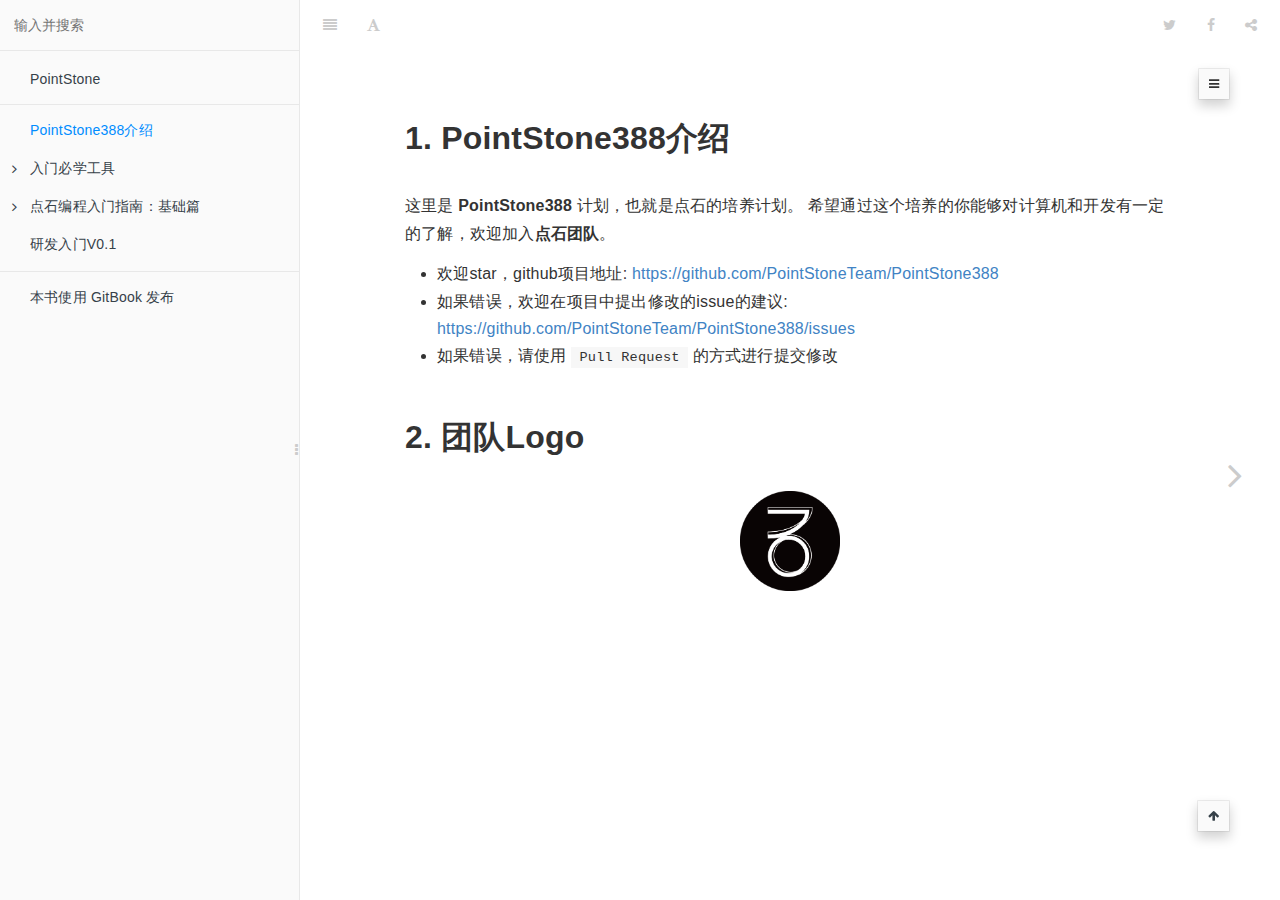
<file: index.html>
<!DOCTYPE HTML>
<html lang="zh-hans" >
    <head>
        <meta charset="UTF-8">
        <meta content="text/html; charset=utf-8" http-equiv="Content-Type">
        <title>PointStone388介绍 · PointStone388计划</title>
        <meta http-equiv="X-UA-Compatible" content="IE=edge" />
        <meta name="description" content="">
        <meta name="generator" content="GitBook 3.2.3">
        <meta name="author" content="PointStone">
        
        
    
    <link rel="stylesheet" href="gitbook/style.css">

    
            
                
                <link rel="stylesheet" href="gitbook/gitbook-plugin-splitter/splitter.css">
                
            
                
                <link rel="stylesheet" href="gitbook/gitbook-plugin-search-plus/search.css">
                
            
                
                <link rel="stylesheet" href="gitbook/gitbook-plugin-expandable-chapters-small/expandable-chapters-small.css">
                
            
                
                <link rel="stylesheet" href="gitbook/gitbook-plugin-anchor-navigation-ex/style/plugin.css">
                
            
                
                <link rel="stylesheet" href="gitbook/gitbook-plugin-highlight/website.css">
                
            
                
                <link rel="stylesheet" href="gitbook/gitbook-plugin-fontsettings/website.css">
                
            
        

    

    
        
        <link rel="stylesheet" href="styles/website.css">
        
    

        
    
    
    
    <meta name="HandheldFriendly" content="true"/>
    <meta name="viewport" content="width=device-width, initial-scale=1, user-scalable=no">
    <meta name="apple-mobile-web-app-capable" content="yes">
    <meta name="apple-mobile-web-app-status-bar-style" content="black">
    <link rel="apple-touch-icon-precomposed" sizes="152x152" href="gitbook/images/apple-touch-icon-precomposed-152.png">
    <link rel="shortcut icon" href="gitbook/images/favicon.ico" type="image/x-icon">

    
    <link rel="next" href="First-To-Read/First-To-Read.html" />
    
    

    <style>
    @media only screen and (max-width: 640px) {
        .book-header .hidden-mobile {
            display: none;
        }
    }
    </style>
    <script>
        window["gitbook-plugin-github-buttons"] = {"buttons":[{"user":"PointStoneTeam","repo":"PointStone388","type":"star","size":"small","count":true}]};
    </script>

    </head>
    <body>
        
<div class="book">
    <div class="book-summary">
        
            
<div id="book-search-input" role="search">
    <input type="text" placeholder="输入并搜索" />
</div>

            
                <nav role="navigation">
                


<ul class="summary">
    
    
    
        
        <li>
            <a href="http://pointstone.org/" target="_blank" class="custom-link">PointStone</a>
        </li>
    
    

    
    <li class="divider"></li>
    

    
        
        
    
        <li class="chapter active" data-level="1.1" data-path="./">
            
                <a href="./">
            
                    
                    PointStone388介绍
            
                </a>
            

            
        </li>
    
        <li class="chapter " data-level="1.2" data-path="First-To-Read/First-To-Read.html">
            
                <a href="First-To-Read/First-To-Read.html">
            
                    
                    入门必学工具
            
                </a>
            

            
            <ul class="articles">
                
    
        <li class="chapter " data-level="1.2.1" data-path="First-To-Read/Markdown.html">
            
                <a href="First-To-Read/Markdown.html">
            
                    
                    Markdown
            
                </a>
            

            
        </li>
    
        <li class="chapter " data-level="1.2.2" data-path="First-To-Read/Git.html">
            
                <a href="First-To-Read/Git.html">
            
                    
                    Git
            
                </a>
            

            
        </li>
    

            </ul>
            
        </li>
    
        <li class="chapter " data-level="1.3" data-path="Basic/">
            
                <a href="Basic/">
            
                    
                    点石编程入门指南：基础篇
            
                </a>
            

            
            <ul class="articles">
                
    
        <li class="chapter " data-level="1.3.1" data-path="Basic/MIT-60001.html">
            
                <a href="Basic/MIT-60001.html">
            
                    
                    从 Python 开始： MIT 6.0001
            
                </a>
            

            
        </li>
    
        <li class="chapter " data-level="1.3.2" data-path="Basic/Harvard-CS50.html">
            
                <a href="Basic/Harvard-CS50.html">
            
                    
                    了解丰富多彩的技术：哈佛 CS50
            
                </a>
            

            
        </li>
    
        <li class="chapter " data-level="1.3.3" data-path="Basic/Others.html">
            
                <a href="Basic/Others.html">
            
                    
                    补充
            
                </a>
            

            
        </li>
    

            </ul>
            
        </li>
    
        <li class="chapter " data-level="1.4" data-path="Introduction-To-Development/Introduction-To-Development.html">
            
                <a href="Introduction-To-Development/Introduction-To-Development.html">
            
                    
                    研发入门V0.1
            
                </a>
            

            
        </li>
    

    

    <li class="divider"></li>

    <li>
        <a href="https://www.gitbook.com" target="blank" class="gitbook-link">
            本书使用 GitBook 发布
        </a>
    </li>
</ul>


                </nav>
            
        
    </div>

    <div class="book-body">
        
            <div class="body-inner">
                
                    

<div class="book-header" role="navigation">
    

    <!-- Title -->
    <h1>
        <i class="fa fa-circle-o-notch fa-spin"></i>
        <a href="." >PointStone388介绍</a>
    </h1>
</div>




                    <div class="page-wrapper" tabindex="-1" role="main">
                        <div class="page-inner">
                            
<div class="search-plus" id="book-search-results">
    <div class="search-noresults">
    
                                <section class="normal markdown-section">
                                
                                <div id="anchor-navigation-ex-navbar"><i class="fa fa-navicon"></i><ul><li><span class="title-icon "></span><a href="#pointstone388&#x4ECB;&#x7ECD;"><b>1. </b>PointStone388&#x4ECB;&#x7ECD;</a></li><li><span class="title-icon "></span><a href="#&#x56E2;&#x961F;logo"><b>2. </b>&#x56E2;&#x961F;Logo</a></li></ul></div><a href="#pointstone388&#x4ECB;&#x7ECD;" id="anchorNavigationExGoTop"><i class="fa fa-arrow-up"></i></a><h1 id="pointstone388&#x4ECB;&#x7ECD;"><a name="pointstone388&#x4ECB;&#x7ECD;" class="anchor-navigation-ex-anchor" href="#pointstone388&#x4ECB;&#x7ECD;"><i class="fa fa-link" aria-hidden="true"></i></a>1. PointStone388&#x4ECB;&#x7ECD;</h1>
<p>&#x8FD9;&#x91CC;&#x662F; <strong>PointStone388</strong> &#x8BA1;&#x5212;&#xFF0C;&#x4E5F;&#x5C31;&#x662F;&#x70B9;&#x77F3;&#x7684;&#x57F9;&#x517B;&#x8BA1;&#x5212;&#x3002;
&#x5E0C;&#x671B;&#x901A;&#x8FC7;&#x8FD9;&#x4E2A;&#x57F9;&#x517B;&#x7684;&#x4F60;&#x80FD;&#x591F;&#x5BF9;&#x8BA1;&#x7B97;&#x673A;&#x548C;&#x5F00;&#x53D1;&#x6709;&#x4E00;&#x5B9A;&#x7684;&#x4E86;&#x89E3;&#xFF0C;&#x6B22;&#x8FCE;&#x52A0;&#x5165;<strong>&#x70B9;&#x77F3;&#x56E2;&#x961F;</strong>&#x3002;</p>
<ul>
<li>&#x6B22;&#x8FCE;star&#xFF0C;github&#x9879;&#x76EE;&#x5730;&#x5740;: <a href="https://github.com/PointStoneTeam/PointStone388" target="_blank">https://github.com/PointStoneTeam/PointStone388</a></li>
<li>&#x5982;&#x679C;&#x9519;&#x8BEF;&#xFF0C;&#x6B22;&#x8FCE;&#x5728;&#x9879;&#x76EE;&#x4E2D;&#x63D0;&#x51FA;&#x4FEE;&#x6539;&#x7684;issue&#x7684;&#x5EFA;&#x8BAE;: <a href="https://github.com/PointStoneTeam/PointStone388/issues" target="_blank">https://github.com/PointStoneTeam/PointStone388/issues</a></li>
<li>&#x5982;&#x679C;&#x9519;&#x8BEF;&#xFF0C;&#x8BF7;&#x4F7F;&#x7528; <code>Pull Request</code> &#x7684;&#x65B9;&#x5F0F;&#x8FDB;&#x884C;&#x63D0;&#x4EA4;&#x4FEE;&#x6539;</li>
</ul>
<h1 id="&#x56E2;&#x961F;logo"><a name="&#x56E2;&#x961F;logo" class="anchor-navigation-ex-anchor" href="#&#x56E2;&#x961F;logo"><i class="fa fa-link" aria-hidden="true"></i></a>2. &#x56E2;&#x961F;Logo</h1>
<p><div align="center"> <img src="img/logo.png" width="100"> </div><br></p>

                                
                                </section>
                            
    </div>
    <div class="search-results">
        <div class="has-results">
            
            <h1 class="search-results-title"><span class='search-results-count'></span> results matching "<span class='search-query'></span>"</h1>
            <ul class="search-results-list"></ul>
            
        </div>
        <div class="no-results">
            
            <h1 class="search-results-title">No results matching "<span class='search-query'></span>"</h1>
            
        </div>
    </div>
</div>

                        </div>
                    </div>
                
            </div>

            
                
                
                <a href="First-To-Read/First-To-Read.html" class="navigation navigation-next navigation-unique" aria-label="Next page: 入门必学工具">
                    <i class="fa fa-angle-right"></i>
                </a>
                
            
        
    </div>

    <script>
        var gitbook = gitbook || [];
        gitbook.push(function() {
            gitbook.page.hasChanged({"page":{"title":"PointStone388介绍","level":"1.1","depth":1,"next":{"title":"入门必学工具","level":"1.2","depth":1,"path":"First-To-Read/First-To-Read.md","ref":"First-To-Read/First-To-Read.md","articles":[{"title":"Markdown","level":"1.2.1","depth":2,"path":"First-To-Read/Markdown.md","ref":"First-To-Read/Markdown.md","articles":[]},{"title":"Git","level":"1.2.2","depth":2,"path":"First-To-Read/Git.md","ref":"First-To-Read/Git.md","articles":[]}]},"dir":"ltr"},"config":{"plugins":["mathjax","splitter","github-buttons","copy-code-button","-lunr","-search","search-plus","expandable-chapters-small","anchor-navigation-ex"],"styles":{"website":"styles/website.css"},"pluginsConfig":{"splitter":{},"fontsettings":{"theme":"white","family":"sans","size":2},"highlight":{},"anchor-navigation-ex":{"associatedWithSummary":true,"float":{"floatIcon":"fa fa-navicon","level1Icon":"","level2Icon":"","level3Icon":"","showLevelIcon":false},"mode":"float","multipleH1":true,"pageTop":{"level1Icon":"","level2Icon":"","level3Icon":"","showLevelIcon":false},"printLog":false,"showGoTop":true,"showLevel":true},"github-buttons":{"buttons":[{"user":"PointStoneTeam","repo":"PointStone388","type":"star","size":"small","count":true}]},"mathjax":{"forceSVG":false,"version":"2.6-latest"},"expandable-chapters-small":{},"copy-code-button":{},"sharing":{"facebook":true,"twitter":true,"google":false,"weibo":false,"instapaper":false,"vk":false,"all":["facebook","google","twitter","weibo","instapaper"]},"theme-default":{"styles":{"website":"styles/website.css","pdf":"styles/pdf.css","epub":"styles/epub.css","mobi":"styles/mobi.css","ebook":"styles/ebook.css","print":"styles/print.css"},"showLevel":false},"search-plus":{}},"theme":"default","author":"PointStone","pdf":{"pageNumbers":true,"fontSize":12,"fontFamily":"Arial","paperSize":"a4","chapterMark":"pagebreak","pageBreaksBefore":"/","margin":{"right":62,"left":62,"top":56,"bottom":56}},"structure":{"langs":"LANGS.md","readme":"README.md","glossary":"GLOSSARY.md","summary":"SUMMARY.md"},"variables":{},"title":"PointStone388计划","language":"zh-hans","links":{"sidebar":{"PointStone":"http://pointstone.org/"}},"gitbook":"*"},"file":{"path":"README.md","mtime":"2019-03-29T09:36:57.762Z","type":"markdown"},"gitbook":{"version":"3.2.3","time":"2019-04-04T12:23:39.101Z"},"basePath":".","book":{"language":""}});
        });
    </script>
</div>

        
    <script src="gitbook/gitbook.js"></script>
    <script src="gitbook/theme.js"></script>
    
        
        <script src="https://cdn.mathjax.org/mathjax/2.6-latest/MathJax.js?config=TeX-AMS-MML_HTMLorMML"></script>
        
    
        
        <script src="gitbook/gitbook-plugin-mathjax/plugin.js"></script>
        
    
        
        <script src="gitbook/gitbook-plugin-splitter/splitter.js"></script>
        
    
        
        <script src="gitbook/gitbook-plugin-github-buttons/plugin.js"></script>
        
    
        
        <script src="gitbook/gitbook-plugin-copy-code-button/toggle.js"></script>
        
    
        
        <script src="gitbook/gitbook-plugin-search-plus/jquery.mark.min.js"></script>
        
    
        
        <script src="gitbook/gitbook-plugin-search-plus/search.js"></script>
        
    
        
        <script src="gitbook/gitbook-plugin-expandable-chapters-small/expandable-chapters-small.js"></script>
        
    
        
        <script src="gitbook/gitbook-plugin-sharing/buttons.js"></script>
        
    
        
        <script src="gitbook/gitbook-plugin-fontsettings/fontsettings.js"></script>
        
    

    </body>
</html>
</file>
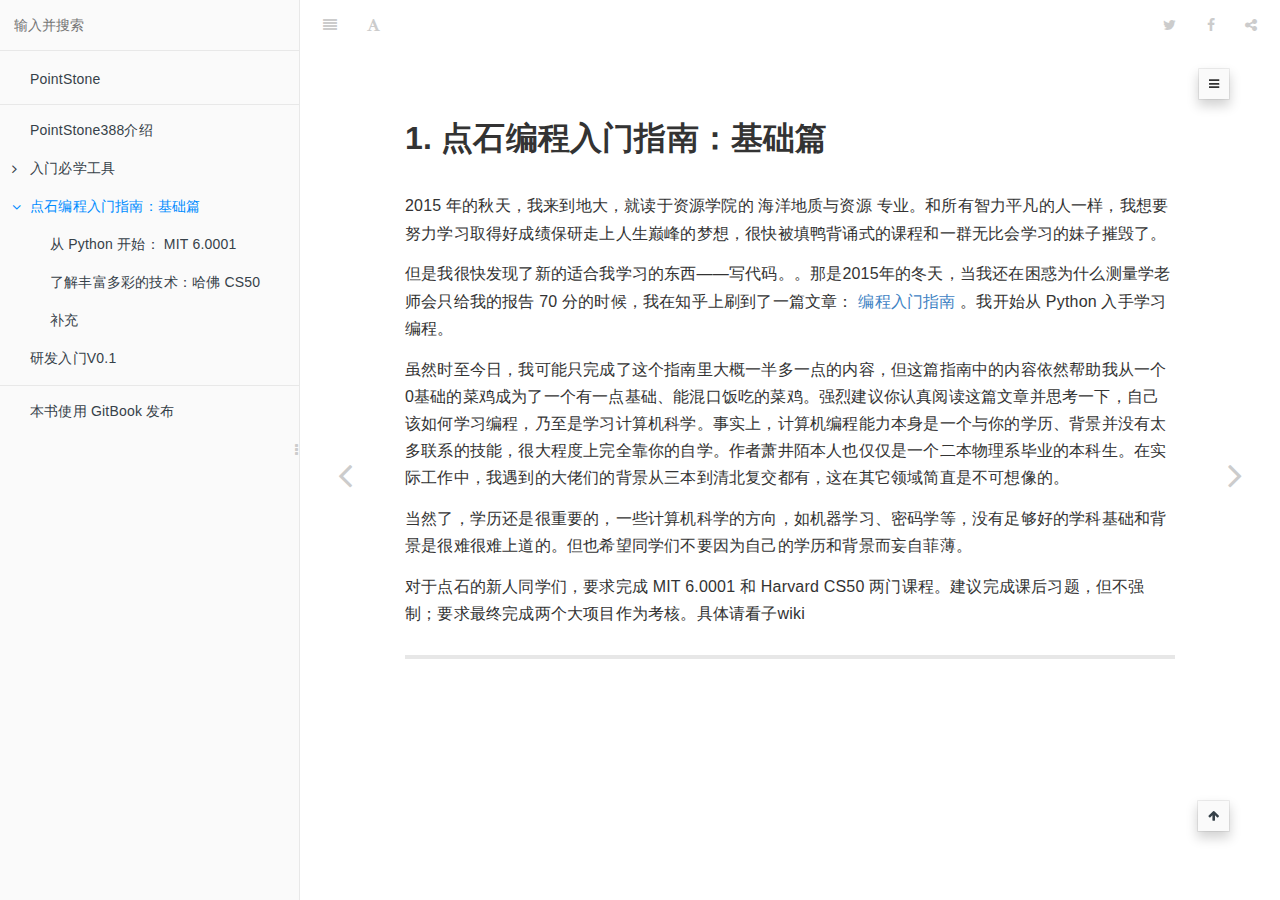
<file: Basic/index.html>
<!DOCTYPE HTML>
<html lang="zh-hans" >
    <head>
        <meta charset="UTF-8">
        <meta content="text/html; charset=utf-8" http-equiv="Content-Type">
        <title>点石编程入门指南：基础篇 · PointStone388计划</title>
        <meta http-equiv="X-UA-Compatible" content="IE=edge" />
        <meta name="description" content="">
        <meta name="generator" content="GitBook 3.2.3">
        <meta name="author" content="PointStone">
        
        
    
    <link rel="stylesheet" href="../gitbook/style.css">

    
            
                
                <link rel="stylesheet" href="../gitbook/gitbook-plugin-splitter/splitter.css">
                
            
                
                <link rel="stylesheet" href="../gitbook/gitbook-plugin-search-plus/search.css">
                
            
                
                <link rel="stylesheet" href="../gitbook/gitbook-plugin-expandable-chapters-small/expandable-chapters-small.css">
                
            
                
                <link rel="stylesheet" href="../gitbook/gitbook-plugin-anchor-navigation-ex/style/plugin.css">
                
            
                
                <link rel="stylesheet" href="../gitbook/gitbook-plugin-highlight/website.css">
                
            
                
                <link rel="stylesheet" href="../gitbook/gitbook-plugin-fontsettings/website.css">
                
            
        

    

    
        
        <link rel="stylesheet" href="../styles/website.css">
        
    

        
    
    
    
    <meta name="HandheldFriendly" content="true"/>
    <meta name="viewport" content="width=device-width, initial-scale=1, user-scalable=no">
    <meta name="apple-mobile-web-app-capable" content="yes">
    <meta name="apple-mobile-web-app-status-bar-style" content="black">
    <link rel="apple-touch-icon-precomposed" sizes="152x152" href="../gitbook/images/apple-touch-icon-precomposed-152.png">
    <link rel="shortcut icon" href="../gitbook/images/favicon.ico" type="image/x-icon">

    
    <link rel="next" href="MIT-60001.html" />
    
    
    <link rel="prev" href="../First-To-Read/Git.html" />
    

    <style>
    @media only screen and (max-width: 640px) {
        .book-header .hidden-mobile {
            display: none;
        }
    }
    </style>
    <script>
        window["gitbook-plugin-github-buttons"] = {"buttons":[{"user":"PointStoneTeam","repo":"PointStone388","type":"star","size":"small","count":true}]};
    </script>

    </head>
    <body>
        
<div class="book">
    <div class="book-summary">
        
            
<div id="book-search-input" role="search">
    <input type="text" placeholder="输入并搜索" />
</div>

            
                <nav role="navigation">
                


<ul class="summary">
    
    
    
        
        <li>
            <a href="http://pointstone.org/" target="_blank" class="custom-link">PointStone</a>
        </li>
    
    

    
    <li class="divider"></li>
    

    
        
        
    
        <li class="chapter " data-level="1.1" data-path="../">
            
                <a href="../">
            
                    
                    PointStone388介绍
            
                </a>
            

            
        </li>
    
        <li class="chapter " data-level="1.2" data-path="../First-To-Read/First-To-Read.html">
            
                <a href="../First-To-Read/First-To-Read.html">
            
                    
                    入门必学工具
            
                </a>
            

            
            <ul class="articles">
                
    
        <li class="chapter " data-level="1.2.1" data-path="../First-To-Read/Markdown.html">
            
                <a href="../First-To-Read/Markdown.html">
            
                    
                    Markdown
            
                </a>
            

            
        </li>
    
        <li class="chapter " data-level="1.2.2" data-path="../First-To-Read/Git.html">
            
                <a href="../First-To-Read/Git.html">
            
                    
                    Git
            
                </a>
            

            
        </li>
    

            </ul>
            
        </li>
    
        <li class="chapter active" data-level="1.3" data-path="./">
            
                <a href="./">
            
                    
                    点石编程入门指南：基础篇
            
                </a>
            

            
            <ul class="articles">
                
    
        <li class="chapter " data-level="1.3.1" data-path="MIT-60001.html">
            
                <a href="MIT-60001.html">
            
                    
                    从 Python 开始： MIT 6.0001
            
                </a>
            

            
        </li>
    
        <li class="chapter " data-level="1.3.2" data-path="Harvard-CS50.html">
            
                <a href="Harvard-CS50.html">
            
                    
                    了解丰富多彩的技术：哈佛 CS50
            
                </a>
            

            
        </li>
    
        <li class="chapter " data-level="1.3.3" data-path="Others.html">
            
                <a href="Others.html">
            
                    
                    补充
            
                </a>
            

            
        </li>
    

            </ul>
            
        </li>
    
        <li class="chapter " data-level="1.4" data-path="../Introduction-To-Development/Introduction-To-Development.html">
            
                <a href="../Introduction-To-Development/Introduction-To-Development.html">
            
                    
                    研发入门V0.1
            
                </a>
            

            
        </li>
    

    

    <li class="divider"></li>

    <li>
        <a href="https://www.gitbook.com" target="blank" class="gitbook-link">
            本书使用 GitBook 发布
        </a>
    </li>
</ul>


                </nav>
            
        
    </div>

    <div class="book-body">
        
            <div class="body-inner">
                
                    

<div class="book-header" role="navigation">
    

    <!-- Title -->
    <h1>
        <i class="fa fa-circle-o-notch fa-spin"></i>
        <a href=".." >点石编程入门指南：基础篇</a>
    </h1>
</div>




                    <div class="page-wrapper" tabindex="-1" role="main">
                        <div class="page-inner">
                            
<div class="search-plus" id="book-search-results">
    <div class="search-noresults">
    
                                <section class="normal markdown-section">
                                
                                <div id="anchor-navigation-ex-navbar"><i class="fa fa-navicon"></i><ul><li><span class="title-icon "></span><a href="#&#x70B9;&#x77F3;&#x7F16;&#x7A0B;&#x5165;&#x95E8;&#x6307;&#x5357;&#xFF1A;&#x57FA;&#x7840;&#x7BC7;"><b>1. </b>&#x70B9;&#x77F3;&#x7F16;&#x7A0B;&#x5165;&#x95E8;&#x6307;&#x5357;&#xFF1A;&#x57FA;&#x7840;&#x7BC7;</a></li></ul></div><a href="#&#x70B9;&#x77F3;&#x7F16;&#x7A0B;&#x5165;&#x95E8;&#x6307;&#x5357;&#xFF1A;&#x57FA;&#x7840;&#x7BC7;" id="anchorNavigationExGoTop"><i class="fa fa-arrow-up"></i></a><h1 id="&#x70B9;&#x77F3;&#x7F16;&#x7A0B;&#x5165;&#x95E8;&#x6307;&#x5357;&#xFF1A;&#x57FA;&#x7840;&#x7BC7;"><a name="&#x70B9;&#x77F3;&#x7F16;&#x7A0B;&#x5165;&#x95E8;&#x6307;&#x5357;&#xFF1A;&#x57FA;&#x7840;&#x7BC7;" class="anchor-navigation-ex-anchor" href="#&#x70B9;&#x77F3;&#x7F16;&#x7A0B;&#x5165;&#x95E8;&#x6307;&#x5357;&#xFF1A;&#x57FA;&#x7840;&#x7BC7;"><i class="fa fa-link" aria-hidden="true"></i></a>1. &#x70B9;&#x77F3;&#x7F16;&#x7A0B;&#x5165;&#x95E8;&#x6307;&#x5357;&#xFF1A;&#x57FA;&#x7840;&#x7BC7;</h1>
<p>2015 &#x5E74;&#x7684;&#x79CB;&#x5929;&#xFF0C;&#x6211;&#x6765;&#x5230;&#x5730;&#x5927;&#xFF0C;&#x5C31;&#x8BFB;&#x4E8E;&#x8D44;&#x6E90;&#x5B66;&#x9662;&#x7684; &#x6D77;&#x6D0B;&#x5730;&#x8D28;&#x4E0E;&#x8D44;&#x6E90; &#x4E13;&#x4E1A;&#x3002;&#x548C;&#x6240;&#x6709;&#x667A;&#x529B;&#x5E73;&#x51E1;&#x7684;&#x4EBA;&#x4E00;&#x6837;&#xFF0C;&#x6211;&#x60F3;&#x8981;&#x52AA;&#x529B;&#x5B66;&#x4E60;&#x53D6;&#x5F97;&#x597D;&#x6210;&#x7EE9;&#x4FDD;&#x7814;&#x8D70;&#x4E0A;&#x4EBA;&#x751F;&#x5DC5;&#x5CF0;&#x7684;&#x68A6;&#x60F3;&#xFF0C;&#x5F88;&#x5FEB;&#x88AB;&#x586B;&#x9E2D;&#x80CC;&#x8BF5;&#x5F0F;&#x7684;&#x8BFE;&#x7A0B;&#x548C;&#x4E00;&#x7FA4;&#x65E0;&#x6BD4;&#x4F1A;&#x5B66;&#x4E60;&#x7684;&#x59B9;&#x5B50;&#x6467;&#x6BC1;&#x4E86;&#x3002;</p>
<p>&#x4F46;&#x662F;&#x6211;&#x5F88;&#x5FEB;&#x53D1;&#x73B0;&#x4E86;&#x65B0;&#x7684;&#x9002;&#x5408;&#x6211;&#x5B66;&#x4E60;&#x7684;&#x4E1C;&#x897F;&#x2014;&#x2014;&#x5199;&#x4EE3;&#x7801;&#x3002;&#x3002;&#x90A3;&#x662F;2015&#x5E74;&#x7684;&#x51AC;&#x5929;&#xFF0C;&#x5F53;&#x6211;&#x8FD8;&#x5728;&#x56F0;&#x60D1;&#x4E3A;&#x4EC0;&#x4E48;&#x6D4B;&#x91CF;&#x5B66;&#x8001;&#x5E08;&#x4F1A;&#x53EA;&#x7ED9;&#x6211;&#x7684;&#x62A5;&#x544A; 70 &#x5206;&#x7684;&#x65F6;&#x5019;&#xFF0C;&#x6211;&#x5728;&#x77E5;&#x4E4E;&#x4E0A;&#x5237;&#x5230;&#x4E86;&#x4E00;&#x7BC7;&#x6587;&#x7AE0;&#xFF1A; <a href="https://zhuanlan.zhihu.com/p/19959253?utm_source=qq&amp;utm_medium=social&amp;utm_oi=42509489143808" target="_blank">&#x7F16;&#x7A0B;&#x5165;&#x95E8;&#x6307;&#x5357;</a> &#x3002;&#x6211;&#x5F00;&#x59CB;&#x4ECE; Python &#x5165;&#x624B;&#x5B66;&#x4E60;&#x7F16;&#x7A0B;&#x3002;</p>
<p>&#x867D;&#x7136;&#x65F6;&#x81F3;&#x4ECA;&#x65E5;&#xFF0C;&#x6211;&#x53EF;&#x80FD;&#x53EA;&#x5B8C;&#x6210;&#x4E86;&#x8FD9;&#x4E2A;&#x6307;&#x5357;&#x91CC;&#x5927;&#x6982;&#x4E00;&#x534A;&#x591A;&#x4E00;&#x70B9;&#x7684;&#x5185;&#x5BB9;&#xFF0C;&#x4F46;&#x8FD9;&#x7BC7;&#x6307;&#x5357;&#x4E2D;&#x7684;&#x5185;&#x5BB9;&#x4F9D;&#x7136;&#x5E2E;&#x52A9;&#x6211;&#x4ECE;&#x4E00;&#x4E2A;0&#x57FA;&#x7840;&#x7684;&#x83DC;&#x9E21;&#x6210;&#x4E3A;&#x4E86;&#x4E00;&#x4E2A;&#x6709;&#x4E00;&#x70B9;&#x57FA;&#x7840;&#x3001;&#x80FD;&#x6DF7;&#x53E3;&#x996D;&#x5403;&#x7684;&#x83DC;&#x9E21;&#x3002;&#x5F3A;&#x70C8;&#x5EFA;&#x8BAE;&#x4F60;&#x8BA4;&#x771F;&#x9605;&#x8BFB;&#x8FD9;&#x7BC7;&#x6587;&#x7AE0;&#x5E76;&#x601D;&#x8003;&#x4E00;&#x4E0B;&#xFF0C;&#x81EA;&#x5DF1;&#x8BE5;&#x5982;&#x4F55;&#x5B66;&#x4E60;&#x7F16;&#x7A0B;&#xFF0C;&#x4E43;&#x81F3;&#x662F;&#x5B66;&#x4E60;&#x8BA1;&#x7B97;&#x673A;&#x79D1;&#x5B66;&#x3002;&#x4E8B;&#x5B9E;&#x4E0A;&#xFF0C;&#x8BA1;&#x7B97;&#x673A;&#x7F16;&#x7A0B;&#x80FD;&#x529B;&#x672C;&#x8EAB;&#x662F;&#x4E00;&#x4E2A;&#x4E0E;&#x4F60;&#x7684;&#x5B66;&#x5386;&#x3001;&#x80CC;&#x666F;&#x5E76;&#x6CA1;&#x6709;&#x592A;&#x591A;&#x8054;&#x7CFB;&#x7684;&#x6280;&#x80FD;&#xFF0C;&#x5F88;&#x5927;&#x7A0B;&#x5EA6;&#x4E0A;&#x5B8C;&#x5168;&#x9760;&#x4F60;&#x7684;&#x81EA;&#x5B66;&#x3002;&#x4F5C;&#x8005;&#x8427;&#x4E95;&#x964C;&#x672C;&#x4EBA;&#x4E5F;&#x4EC5;&#x4EC5;&#x662F;&#x4E00;&#x4E2A;&#x4E8C;&#x672C;&#x7269;&#x7406;&#x7CFB;&#x6BD5;&#x4E1A;&#x7684;&#x672C;&#x79D1;&#x751F;&#x3002;&#x5728;&#x5B9E;&#x9645;&#x5DE5;&#x4F5C;&#x4E2D;&#xFF0C;&#x6211;&#x9047;&#x5230;&#x7684;&#x5927;&#x4F6C;&#x4EEC;&#x7684;&#x80CC;&#x666F;&#x4ECE;&#x4E09;&#x672C;&#x5230;&#x6E05;&#x5317;&#x590D;&#x4EA4;&#x90FD;&#x6709;&#xFF0C;&#x8FD9;&#x5728;&#x5176;&#x5B83;&#x9886;&#x57DF;&#x7B80;&#x76F4;&#x662F;&#x4E0D;&#x53EF;&#x60F3;&#x50CF;&#x7684;&#x3002;</p>
<p>&#x5F53;&#x7136;&#x4E86;&#xFF0C;&#x5B66;&#x5386;&#x8FD8;&#x662F;&#x5F88;&#x91CD;&#x8981;&#x7684;&#xFF0C;&#x4E00;&#x4E9B;&#x8BA1;&#x7B97;&#x673A;&#x79D1;&#x5B66;&#x7684;&#x65B9;&#x5411;&#xFF0C;&#x5982;&#x673A;&#x5668;&#x5B66;&#x4E60;&#x3001;&#x5BC6;&#x7801;&#x5B66;&#x7B49;&#xFF0C;&#x6CA1;&#x6709;&#x8DB3;&#x591F;&#x597D;&#x7684;&#x5B66;&#x79D1;&#x57FA;&#x7840;&#x548C;&#x80CC;&#x666F;&#x662F;&#x5F88;&#x96BE;&#x5F88;&#x96BE;&#x4E0A;&#x9053;&#x7684;&#x3002;&#x4F46;&#x4E5F;&#x5E0C;&#x671B;&#x540C;&#x5B66;&#x4EEC;&#x4E0D;&#x8981;&#x56E0;&#x4E3A;&#x81EA;&#x5DF1;&#x7684;&#x5B66;&#x5386;&#x548C;&#x80CC;&#x666F;&#x800C;&#x5984;&#x81EA;&#x83F2;&#x8584;&#x3002;</p>
<p>&#x5BF9;&#x4E8E;&#x70B9;&#x77F3;&#x7684;&#x65B0;&#x4EBA;&#x540C;&#x5B66;&#x4EEC;&#xFF0C;&#x8981;&#x6C42;&#x5B8C;&#x6210; MIT 6.0001 &#x548C; Harvard CS50 &#x4E24;&#x95E8;&#x8BFE;&#x7A0B;&#x3002;&#x5EFA;&#x8BAE;&#x5B8C;&#x6210;&#x8BFE;&#x540E;&#x4E60;&#x9898;&#xFF0C;&#x4F46;&#x4E0D;&#x5F3A;&#x5236;&#xFF1B;&#x8981;&#x6C42;&#x6700;&#x7EC8;&#x5B8C;&#x6210;&#x4E24;&#x4E2A;&#x5927;&#x9879;&#x76EE;&#x4F5C;&#x4E3A;&#x8003;&#x6838;&#x3002;&#x5177;&#x4F53;&#x8BF7;&#x770B;&#x5B50;wiki</p>
<hr>

                                
                                </section>
                            
    </div>
    <div class="search-results">
        <div class="has-results">
            
            <h1 class="search-results-title"><span class='search-results-count'></span> results matching "<span class='search-query'></span>"</h1>
            <ul class="search-results-list"></ul>
            
        </div>
        <div class="no-results">
            
            <h1 class="search-results-title">No results matching "<span class='search-query'></span>"</h1>
            
        </div>
    </div>
</div>

                        </div>
                    </div>
                
            </div>

            
                
                <a href="../First-To-Read/Git.html" class="navigation navigation-prev " aria-label="Previous page: Git">
                    <i class="fa fa-angle-left"></i>
                </a>
                
                
                <a href="MIT-60001.html" class="navigation navigation-next " aria-label="Next page: 从 Python 开始： MIT 6.0001">
                    <i class="fa fa-angle-right"></i>
                </a>
                
            
        
    </div>

    <script>
        var gitbook = gitbook || [];
        gitbook.push(function() {
            gitbook.page.hasChanged({"page":{"title":"点石编程入门指南：基础篇","level":"1.3","depth":1,"next":{"title":"从 Python 开始： MIT 6.0001","level":"1.3.1","depth":2,"path":"Basic/MIT-60001.md","ref":"Basic/MIT-60001.md","articles":[]},"previous":{"title":"Git","level":"1.2.2","depth":2,"path":"First-To-Read/Git.md","ref":"First-To-Read/Git.md","articles":[]},"dir":"ltr"},"config":{"plugins":["mathjax","splitter","github-buttons","copy-code-button","-lunr","-search","search-plus","expandable-chapters-small","anchor-navigation-ex"],"styles":{"website":"styles/website.css"},"pluginsConfig":{"splitter":{},"fontsettings":{"theme":"white","family":"sans","size":2},"highlight":{},"anchor-navigation-ex":{"associatedWithSummary":true,"float":{"floatIcon":"fa fa-navicon","level1Icon":"","level2Icon":"","level3Icon":"","showLevelIcon":false},"mode":"float","multipleH1":true,"pageTop":{"level1Icon":"","level2Icon":"","level3Icon":"","showLevelIcon":false},"printLog":false,"showGoTop":true,"showLevel":true},"github-buttons":{"buttons":[{"user":"PointStoneTeam","repo":"PointStone388","type":"star","size":"small","count":true}]},"mathjax":{"forceSVG":false,"version":"2.6-latest"},"expandable-chapters-small":{},"copy-code-button":{},"sharing":{"facebook":true,"twitter":true,"google":false,"weibo":false,"instapaper":false,"vk":false,"all":["facebook","google","twitter","weibo","instapaper"]},"theme-default":{"styles":{"website":"styles/website.css","pdf":"styles/pdf.css","epub":"styles/epub.css","mobi":"styles/mobi.css","ebook":"styles/ebook.css","print":"styles/print.css"},"showLevel":false},"search-plus":{}},"theme":"default","author":"PointStone","pdf":{"pageNumbers":true,"fontSize":12,"fontFamily":"Arial","paperSize":"a4","chapterMark":"pagebreak","pageBreaksBefore":"/","margin":{"right":62,"left":62,"top":56,"bottom":56}},"structure":{"langs":"LANGS.md","readme":"README.md","glossary":"GLOSSARY.md","summary":"SUMMARY.md"},"variables":{},"title":"PointStone388计划","language":"zh-hans","links":{"sidebar":{"PointStone":"http://pointstone.org/"}},"gitbook":"*"},"file":{"path":"Basic/README.md","mtime":"2019-01-14T14:02:45.070Z","type":"markdown"},"gitbook":{"version":"3.2.3","time":"2019-04-04T12:23:39.101Z"},"basePath":"..","book":{"language":""}});
        });
    </script>
</div>

        
    <script src="../gitbook/gitbook.js"></script>
    <script src="../gitbook/theme.js"></script>
    
        
        <script src="https://cdn.mathjax.org/mathjax/2.6-latest/MathJax.js?config=TeX-AMS-MML_HTMLorMML"></script>
        
    
        
        <script src="../gitbook/gitbook-plugin-mathjax/plugin.js"></script>
        
    
        
        <script src="../gitbook/gitbook-plugin-splitter/splitter.js"></script>
        
    
        
        <script src="../gitbook/gitbook-plugin-github-buttons/plugin.js"></script>
        
    
        
        <script src="../gitbook/gitbook-plugin-copy-code-button/toggle.js"></script>
        
    
        
        <script src="../gitbook/gitbook-plugin-search-plus/jquery.mark.min.js"></script>
        
    
        
        <script src="../gitbook/gitbook-plugin-search-plus/search.js"></script>
        
    
        
        <script src="../gitbook/gitbook-plugin-expandable-chapters-small/expandable-chapters-small.js"></script>
        
    
        
        <script src="../gitbook/gitbook-plugin-sharing/buttons.js"></script>
        
    
        
        <script src="../gitbook/gitbook-plugin-fontsettings/fontsettings.js"></script>
        
    

    </body>
</html>
</file>
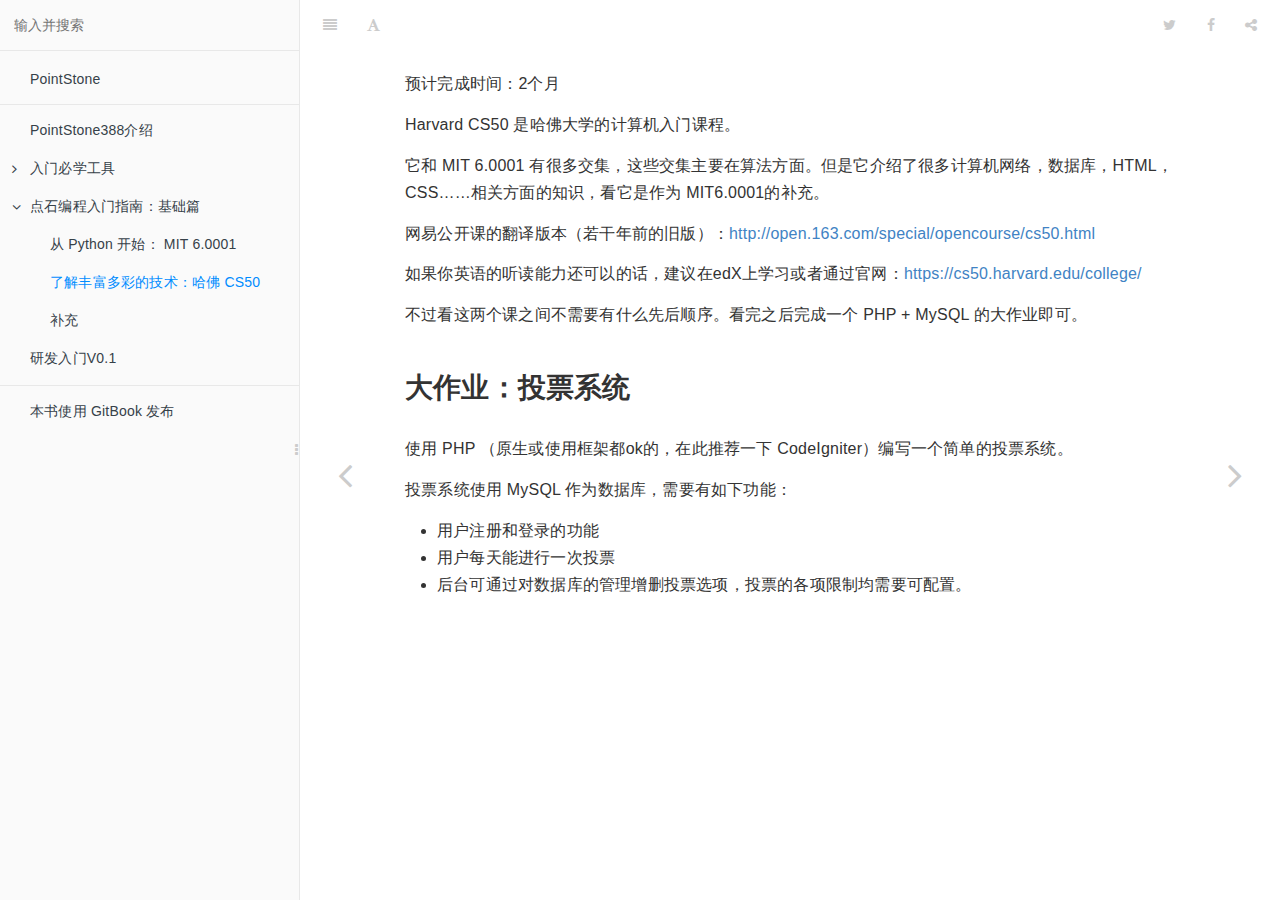
<file: Basic/Harvard-CS50.html>
<!DOCTYPE HTML>
<html lang="zh-hans" >
    <head>
        <meta charset="UTF-8">
        <meta content="text/html; charset=utf-8" http-equiv="Content-Type">
        <title>了解丰富多彩的技术：哈佛 CS50 · PointStone388计划</title>
        <meta http-equiv="X-UA-Compatible" content="IE=edge" />
        <meta name="description" content="">
        <meta name="generator" content="GitBook 3.2.3">
        <meta name="author" content="PointStone">
        
        
    
    <link rel="stylesheet" href="../gitbook/style.css">

    
            
                
                <link rel="stylesheet" href="../gitbook/gitbook-plugin-splitter/splitter.css">
                
            
                
                <link rel="stylesheet" href="../gitbook/gitbook-plugin-search-plus/search.css">
                
            
                
                <link rel="stylesheet" href="../gitbook/gitbook-plugin-expandable-chapters-small/expandable-chapters-small.css">
                
            
                
                <link rel="stylesheet" href="../gitbook/gitbook-plugin-anchor-navigation-ex/style/plugin.css">
                
            
                
                <link rel="stylesheet" href="../gitbook/gitbook-plugin-highlight/website.css">
                
            
                
                <link rel="stylesheet" href="../gitbook/gitbook-plugin-fontsettings/website.css">
                
            
        

    

    
        
        <link rel="stylesheet" href="../styles/website.css">
        
    

        
    
    
    
    <meta name="HandheldFriendly" content="true"/>
    <meta name="viewport" content="width=device-width, initial-scale=1, user-scalable=no">
    <meta name="apple-mobile-web-app-capable" content="yes">
    <meta name="apple-mobile-web-app-status-bar-style" content="black">
    <link rel="apple-touch-icon-precomposed" sizes="152x152" href="../gitbook/images/apple-touch-icon-precomposed-152.png">
    <link rel="shortcut icon" href="../gitbook/images/favicon.ico" type="image/x-icon">

    
    <link rel="next" href="Others.html" />
    
    
    <link rel="prev" href="MIT-60001.html" />
    

    <style>
    @media only screen and (max-width: 640px) {
        .book-header .hidden-mobile {
            display: none;
        }
    }
    </style>
    <script>
        window["gitbook-plugin-github-buttons"] = {"buttons":[{"user":"PointStoneTeam","repo":"PointStone388","type":"star","size":"small","count":true}]};
    </script>

    </head>
    <body>
        
<div class="book">
    <div class="book-summary">
        
            
<div id="book-search-input" role="search">
    <input type="text" placeholder="输入并搜索" />
</div>

            
                <nav role="navigation">
                


<ul class="summary">
    
    
    
        
        <li>
            <a href="http://pointstone.org/" target="_blank" class="custom-link">PointStone</a>
        </li>
    
    

    
    <li class="divider"></li>
    

    
        
        
    
        <li class="chapter " data-level="1.1" data-path="../">
            
                <a href="../">
            
                    
                    PointStone388介绍
            
                </a>
            

            
        </li>
    
        <li class="chapter " data-level="1.2" data-path="../First-To-Read/First-To-Read.html">
            
                <a href="../First-To-Read/First-To-Read.html">
            
                    
                    入门必学工具
            
                </a>
            

            
            <ul class="articles">
                
    
        <li class="chapter " data-level="1.2.1" data-path="../First-To-Read/Markdown.html">
            
                <a href="../First-To-Read/Markdown.html">
            
                    
                    Markdown
            
                </a>
            

            
        </li>
    
        <li class="chapter " data-level="1.2.2" data-path="../First-To-Read/Git.html">
            
                <a href="../First-To-Read/Git.html">
            
                    
                    Git
            
                </a>
            

            
        </li>
    

            </ul>
            
        </li>
    
        <li class="chapter " data-level="1.3" data-path="./">
            
                <a href="./">
            
                    
                    点石编程入门指南：基础篇
            
                </a>
            

            
            <ul class="articles">
                
    
        <li class="chapter " data-level="1.3.1" data-path="MIT-60001.html">
            
                <a href="MIT-60001.html">
            
                    
                    从 Python 开始： MIT 6.0001
            
                </a>
            

            
        </li>
    
        <li class="chapter active" data-level="1.3.2" data-path="Harvard-CS50.html">
            
                <a href="Harvard-CS50.html">
            
                    
                    了解丰富多彩的技术：哈佛 CS50
            
                </a>
            

            
        </li>
    
        <li class="chapter " data-level="1.3.3" data-path="Others.html">
            
                <a href="Others.html">
            
                    
                    补充
            
                </a>
            

            
        </li>
    

            </ul>
            
        </li>
    
        <li class="chapter " data-level="1.4" data-path="../Introduction-To-Development/Introduction-To-Development.html">
            
                <a href="../Introduction-To-Development/Introduction-To-Development.html">
            
                    
                    研发入门V0.1
            
                </a>
            

            
        </li>
    

    

    <li class="divider"></li>

    <li>
        <a href="https://www.gitbook.com" target="blank" class="gitbook-link">
            本书使用 GitBook 发布
        </a>
    </li>
</ul>


                </nav>
            
        
    </div>

    <div class="book-body">
        
            <div class="body-inner">
                
                    

<div class="book-header" role="navigation">
    

    <!-- Title -->
    <h1>
        <i class="fa fa-circle-o-notch fa-spin"></i>
        <a href=".." >了解丰富多彩的技术：哈佛 CS50</a>
    </h1>
</div>




                    <div class="page-wrapper" tabindex="-1" role="main">
                        <div class="page-inner">
                            
<div class="search-plus" id="book-search-results">
    <div class="search-noresults">
    
                                <section class="normal markdown-section">
                                
                                <p>&#x9884;&#x8BA1;&#x5B8C;&#x6210;&#x65F6;&#x95F4;&#xFF1A;2&#x4E2A;&#x6708;</p>
<p>Harvard CS50 &#x662F;&#x54C8;&#x4F5B;&#x5927;&#x5B66;&#x7684;&#x8BA1;&#x7B97;&#x673A;&#x5165;&#x95E8;&#x8BFE;&#x7A0B;&#x3002;</p>
<p>&#x5B83;&#x548C; MIT 6.0001 &#x6709;&#x5F88;&#x591A;&#x4EA4;&#x96C6;&#xFF0C;&#x8FD9;&#x4E9B;&#x4EA4;&#x96C6;&#x4E3B;&#x8981;&#x5728;&#x7B97;&#x6CD5;&#x65B9;&#x9762;&#x3002;&#x4F46;&#x662F;&#x5B83;&#x4ECB;&#x7ECD;&#x4E86;&#x5F88;&#x591A;&#x8BA1;&#x7B97;&#x673A;&#x7F51;&#x7EDC;&#xFF0C;&#x6570;&#x636E;&#x5E93;&#xFF0C;HTML&#xFF0C;CSS&#x2026;&#x2026;&#x76F8;&#x5173;&#x65B9;&#x9762;&#x7684;&#x77E5;&#x8BC6;&#xFF0C;&#x770B;&#x5B83;&#x662F;&#x4F5C;&#x4E3A; MIT6.0001&#x7684;&#x8865;&#x5145;&#x3002;</p>
<p>&#x7F51;&#x6613;&#x516C;&#x5F00;&#x8BFE;&#x7684;&#x7FFB;&#x8BD1;&#x7248;&#x672C;&#xFF08;&#x82E5;&#x5E72;&#x5E74;&#x524D;&#x7684;&#x65E7;&#x7248;&#xFF09;&#xFF1A;<a href="http://open.163.com/special/opencourse/cs50.html" target="_blank">http://open.163.com/special/opencourse/cs50.html</a></p>
<p>&#x5982;&#x679C;&#x4F60;&#x82F1;&#x8BED;&#x7684;&#x542C;&#x8BFB;&#x80FD;&#x529B;&#x8FD8;&#x53EF;&#x4EE5;&#x7684;&#x8BDD;&#xFF0C;&#x5EFA;&#x8BAE;&#x5728;edX&#x4E0A;&#x5B66;&#x4E60;&#x6216;&#x8005;&#x901A;&#x8FC7;&#x5B98;&#x7F51;&#xFF1A;<a href="https://cs50.harvard.edu/college/" target="_blank">https://cs50.harvard.edu/college/</a></p>
<p>&#x4E0D;&#x8FC7;&#x770B;&#x8FD9;&#x4E24;&#x4E2A;&#x8BFE;&#x4E4B;&#x95F4;&#x4E0D;&#x9700;&#x8981;&#x6709;&#x4EC0;&#x4E48;&#x5148;&#x540E;&#x987A;&#x5E8F;&#x3002;&#x770B;&#x5B8C;&#x4E4B;&#x540E;&#x5B8C;&#x6210;&#x4E00;&#x4E2A; PHP + MySQL &#x7684;&#x5927;&#x4F5C;&#x4E1A;&#x5373;&#x53EF;&#x3002;</p>
<h2 id="&#x5927;&#x4F5C;&#x4E1A;&#xFF1A;&#x6295;&#x7968;&#x7CFB;&#x7EDF;"><a name="&#x5927;&#x4F5C;&#x4E1A;&#xFF1A;&#x6295;&#x7968;&#x7CFB;&#x7EDF;" class="anchor-navigation-ex-anchor" href="#&#x5927;&#x4F5C;&#x4E1A;&#xFF1A;&#x6295;&#x7968;&#x7CFB;&#x7EDF;"><i class="fa fa-link" aria-hidden="true"></i></a>&#x5927;&#x4F5C;&#x4E1A;&#xFF1A;&#x6295;&#x7968;&#x7CFB;&#x7EDF;</h2>
<p>&#x4F7F;&#x7528; PHP &#xFF08;&#x539F;&#x751F;&#x6216;&#x4F7F;&#x7528;&#x6846;&#x67B6;&#x90FD;ok&#x7684;&#xFF0C;&#x5728;&#x6B64;&#x63A8;&#x8350;&#x4E00;&#x4E0B; CodeIgniter&#xFF09;&#x7F16;&#x5199;&#x4E00;&#x4E2A;&#x7B80;&#x5355;&#x7684;&#x6295;&#x7968;&#x7CFB;&#x7EDF;&#x3002;</p>
<p>&#x6295;&#x7968;&#x7CFB;&#x7EDF;&#x4F7F;&#x7528; MySQL &#x4F5C;&#x4E3A;&#x6570;&#x636E;&#x5E93;&#xFF0C;&#x9700;&#x8981;&#x6709;&#x5982;&#x4E0B;&#x529F;&#x80FD;&#xFF1A;</p>
<ul>
<li>&#x7528;&#x6237;&#x6CE8;&#x518C;&#x548C;&#x767B;&#x5F55;&#x7684;&#x529F;&#x80FD;</li>
<li>&#x7528;&#x6237;&#x6BCF;&#x5929;&#x80FD;&#x8FDB;&#x884C;&#x4E00;&#x6B21;&#x6295;&#x7968;</li>
<li>&#x540E;&#x53F0;&#x53EF;&#x901A;&#x8FC7;&#x5BF9;&#x6570;&#x636E;&#x5E93;&#x7684;&#x7BA1;&#x7406;&#x589E;&#x5220;&#x6295;&#x7968;&#x9009;&#x9879;&#xFF0C;&#x6295;&#x7968;&#x7684;&#x5404;&#x9879;&#x9650;&#x5236;&#x5747;&#x9700;&#x8981;&#x53EF;&#x914D;&#x7F6E;&#x3002;</li>
</ul>

                                
                                </section>
                            
    </div>
    <div class="search-results">
        <div class="has-results">
            
            <h1 class="search-results-title"><span class='search-results-count'></span> results matching "<span class='search-query'></span>"</h1>
            <ul class="search-results-list"></ul>
            
        </div>
        <div class="no-results">
            
            <h1 class="search-results-title">No results matching "<span class='search-query'></span>"</h1>
            
        </div>
    </div>
</div>

                        </div>
                    </div>
                
            </div>

            
                
                <a href="MIT-60001.html" class="navigation navigation-prev " aria-label="Previous page: 从 Python 开始： MIT 6.0001">
                    <i class="fa fa-angle-left"></i>
                </a>
                
                
                <a href="Others.html" class="navigation navigation-next " aria-label="Next page: 补充">
                    <i class="fa fa-angle-right"></i>
                </a>
                
            
        
    </div>

    <script>
        var gitbook = gitbook || [];
        gitbook.push(function() {
            gitbook.page.hasChanged({"page":{"title":"了解丰富多彩的技术：哈佛 CS50","level":"1.3.2","depth":2,"next":{"title":"补充","level":"1.3.3","depth":2,"path":"Basic/Others.md","ref":"Basic/Others.md","articles":[]},"previous":{"title":"从 Python 开始： MIT 6.0001","level":"1.3.1","depth":2,"path":"Basic/MIT-60001.md","ref":"Basic/MIT-60001.md","articles":[]},"dir":"ltr"},"config":{"plugins":["mathjax","splitter","github-buttons","copy-code-button","-lunr","-search","search-plus","expandable-chapters-small","anchor-navigation-ex"],"styles":{"website":"styles/website.css"},"pluginsConfig":{"splitter":{},"fontsettings":{"theme":"white","family":"sans","size":2},"highlight":{},"anchor-navigation-ex":{"associatedWithSummary":true,"float":{"floatIcon":"fa fa-navicon","level1Icon":"","level2Icon":"","level3Icon":"","showLevelIcon":false},"mode":"float","multipleH1":true,"pageTop":{"level1Icon":"","level2Icon":"","level3Icon":"","showLevelIcon":false},"printLog":false,"showGoTop":true,"showLevel":true},"github-buttons":{"buttons":[{"user":"PointStoneTeam","repo":"PointStone388","type":"star","size":"small","count":true}]},"mathjax":{"forceSVG":false,"version":"2.6-latest"},"expandable-chapters-small":{},"copy-code-button":{},"sharing":{"facebook":true,"twitter":true,"google":false,"weibo":false,"instapaper":false,"vk":false,"all":["facebook","google","twitter","weibo","instapaper"]},"theme-default":{"styles":{"website":"styles/website.css","pdf":"styles/pdf.css","epub":"styles/epub.css","mobi":"styles/mobi.css","ebook":"styles/ebook.css","print":"styles/print.css"},"showLevel":false},"search-plus":{}},"theme":"default","author":"PointStone","pdf":{"pageNumbers":true,"fontSize":12,"fontFamily":"Arial","paperSize":"a4","chapterMark":"pagebreak","pageBreaksBefore":"/","margin":{"right":62,"left":62,"top":56,"bottom":56}},"structure":{"langs":"LANGS.md","readme":"README.md","glossary":"GLOSSARY.md","summary":"SUMMARY.md"},"variables":{},"title":"PointStone388计划","language":"zh-hans","links":{"sidebar":{"PointStone":"http://pointstone.org/"}},"gitbook":"*"},"file":{"path":"Basic/Harvard-CS50.md","mtime":"2019-01-14T14:02:45.069Z","type":"markdown"},"gitbook":{"version":"3.2.3","time":"2019-04-04T12:23:39.101Z"},"basePath":"..","book":{"language":""}});
        });
    </script>
</div>

        
    <script src="../gitbook/gitbook.js"></script>
    <script src="../gitbook/theme.js"></script>
    
        
        <script src="https://cdn.mathjax.org/mathjax/2.6-latest/MathJax.js?config=TeX-AMS-MML_HTMLorMML"></script>
        
    
        
        <script src="../gitbook/gitbook-plugin-mathjax/plugin.js"></script>
        
    
        
        <script src="../gitbook/gitbook-plugin-splitter/splitter.js"></script>
        
    
        
        <script src="../gitbook/gitbook-plugin-github-buttons/plugin.js"></script>
        
    
        
        <script src="../gitbook/gitbook-plugin-copy-code-button/toggle.js"></script>
        
    
        
        <script src="../gitbook/gitbook-plugin-search-plus/jquery.mark.min.js"></script>
        
    
        
        <script src="../gitbook/gitbook-plugin-search-plus/search.js"></script>
        
    
        
        <script src="../gitbook/gitbook-plugin-expandable-chapters-small/expandable-chapters-small.js"></script>
        
    
        
        <script src="../gitbook/gitbook-plugin-sharing/buttons.js"></script>
        
    
        
        <script src="../gitbook/gitbook-plugin-fontsettings/fontsettings.js"></script>
        
    

    </body>
</html>
</file>
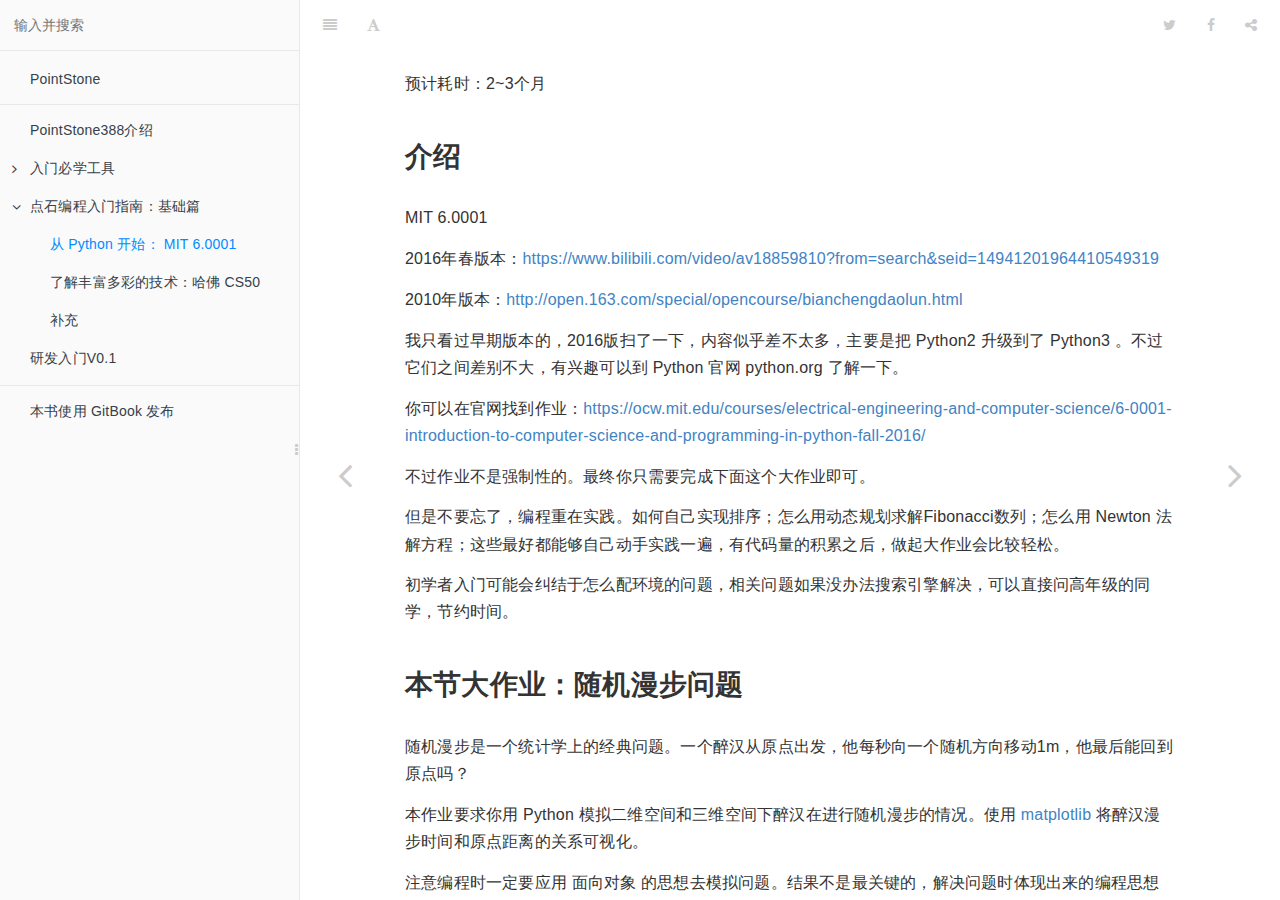
<file: Basic/MIT-60001.html>
<!DOCTYPE HTML>
<html lang="zh-hans" >
    <head>
        <meta charset="UTF-8">
        <meta content="text/html; charset=utf-8" http-equiv="Content-Type">
        <title>从 Python 开始： MIT 6.0001 · PointStone388计划</title>
        <meta http-equiv="X-UA-Compatible" content="IE=edge" />
        <meta name="description" content="">
        <meta name="generator" content="GitBook 3.2.3">
        <meta name="author" content="PointStone">
        
        
    
    <link rel="stylesheet" href="../gitbook/style.css">

    
            
                
                <link rel="stylesheet" href="../gitbook/gitbook-plugin-splitter/splitter.css">
                
            
                
                <link rel="stylesheet" href="../gitbook/gitbook-plugin-search-plus/search.css">
                
            
                
                <link rel="stylesheet" href="../gitbook/gitbook-plugin-expandable-chapters-small/expandable-chapters-small.css">
                
            
                
                <link rel="stylesheet" href="../gitbook/gitbook-plugin-anchor-navigation-ex/style/plugin.css">
                
            
                
                <link rel="stylesheet" href="../gitbook/gitbook-plugin-highlight/website.css">
                
            
                
                <link rel="stylesheet" href="../gitbook/gitbook-plugin-fontsettings/website.css">
                
            
        

    

    
        
        <link rel="stylesheet" href="../styles/website.css">
        
    

        
    
    
    
    <meta name="HandheldFriendly" content="true"/>
    <meta name="viewport" content="width=device-width, initial-scale=1, user-scalable=no">
    <meta name="apple-mobile-web-app-capable" content="yes">
    <meta name="apple-mobile-web-app-status-bar-style" content="black">
    <link rel="apple-touch-icon-precomposed" sizes="152x152" href="../gitbook/images/apple-touch-icon-precomposed-152.png">
    <link rel="shortcut icon" href="../gitbook/images/favicon.ico" type="image/x-icon">

    
    <link rel="next" href="Harvard-CS50.html" />
    
    
    <link rel="prev" href="./" />
    

    <style>
    @media only screen and (max-width: 640px) {
        .book-header .hidden-mobile {
            display: none;
        }
    }
    </style>
    <script>
        window["gitbook-plugin-github-buttons"] = {"buttons":[{"user":"PointStoneTeam","repo":"PointStone388","type":"star","size":"small","count":true}]};
    </script>

    </head>
    <body>
        
<div class="book">
    <div class="book-summary">
        
            
<div id="book-search-input" role="search">
    <input type="text" placeholder="输入并搜索" />
</div>

            
                <nav role="navigation">
                


<ul class="summary">
    
    
    
        
        <li>
            <a href="http://pointstone.org/" target="_blank" class="custom-link">PointStone</a>
        </li>
    
    

    
    <li class="divider"></li>
    

    
        
        
    
        <li class="chapter " data-level="1.1" data-path="../">
            
                <a href="../">
            
                    
                    PointStone388介绍
            
                </a>
            

            
        </li>
    
        <li class="chapter " data-level="1.2" data-path="../First-To-Read/First-To-Read.html">
            
                <a href="../First-To-Read/First-To-Read.html">
            
                    
                    入门必学工具
            
                </a>
            

            
            <ul class="articles">
                
    
        <li class="chapter " data-level="1.2.1" data-path="../First-To-Read/Markdown.html">
            
                <a href="../First-To-Read/Markdown.html">
            
                    
                    Markdown
            
                </a>
            

            
        </li>
    
        <li class="chapter " data-level="1.2.2" data-path="../First-To-Read/Git.html">
            
                <a href="../First-To-Read/Git.html">
            
                    
                    Git
            
                </a>
            

            
        </li>
    

            </ul>
            
        </li>
    
        <li class="chapter " data-level="1.3" data-path="./">
            
                <a href="./">
            
                    
                    点石编程入门指南：基础篇
            
                </a>
            

            
            <ul class="articles">
                
    
        <li class="chapter active" data-level="1.3.1" data-path="MIT-60001.html">
            
                <a href="MIT-60001.html">
            
                    
                    从 Python 开始： MIT 6.0001
            
                </a>
            

            
        </li>
    
        <li class="chapter " data-level="1.3.2" data-path="Harvard-CS50.html">
            
                <a href="Harvard-CS50.html">
            
                    
                    了解丰富多彩的技术：哈佛 CS50
            
                </a>
            

            
        </li>
    
        <li class="chapter " data-level="1.3.3" data-path="Others.html">
            
                <a href="Others.html">
            
                    
                    补充
            
                </a>
            

            
        </li>
    

            </ul>
            
        </li>
    
        <li class="chapter " data-level="1.4" data-path="../Introduction-To-Development/Introduction-To-Development.html">
            
                <a href="../Introduction-To-Development/Introduction-To-Development.html">
            
                    
                    研发入门V0.1
            
                </a>
            

            
        </li>
    

    

    <li class="divider"></li>

    <li>
        <a href="https://www.gitbook.com" target="blank" class="gitbook-link">
            本书使用 GitBook 发布
        </a>
    </li>
</ul>


                </nav>
            
        
    </div>

    <div class="book-body">
        
            <div class="body-inner">
                
                    

<div class="book-header" role="navigation">
    

    <!-- Title -->
    <h1>
        <i class="fa fa-circle-o-notch fa-spin"></i>
        <a href=".." >从 Python 开始： MIT 6.0001</a>
    </h1>
</div>




                    <div class="page-wrapper" tabindex="-1" role="main">
                        <div class="page-inner">
                            
<div class="search-plus" id="book-search-results">
    <div class="search-noresults">
    
                                <section class="normal markdown-section">
                                
                                <p>&#x9884;&#x8BA1;&#x8017;&#x65F6;&#xFF1A;2~3&#x4E2A;&#x6708;</p>
<h2 id="&#x4ECB;&#x7ECD;"><a name="&#x4ECB;&#x7ECD;" class="anchor-navigation-ex-anchor" href="#&#x4ECB;&#x7ECD;"><i class="fa fa-link" aria-hidden="true"></i></a>&#x4ECB;&#x7ECD;</h2>
<p>MIT 6.0001</p>
<p>2016&#x5E74;&#x6625;&#x7248;&#x672C;&#xFF1A;<a href="http://https://www.bilibili.com/video/av18859810?from=search&amp;seid=14941201964410549319" target="_blank">https://www.bilibili.com/video/av18859810?from=search&amp;seid=14941201964410549319</a></p>
<p>2010&#x5E74;&#x7248;&#x672C;&#xFF1A;<a href="http://open.163.com/special/opencourse/bianchengdaolun.html" target="_blank">http://open.163.com/special/opencourse/bianchengdaolun.html</a></p>
<p>&#x6211;&#x53EA;&#x770B;&#x8FC7;&#x65E9;&#x671F;&#x7248;&#x672C;&#x7684;&#xFF0C;2016&#x7248;&#x626B;&#x4E86;&#x4E00;&#x4E0B;&#xFF0C;&#x5185;&#x5BB9;&#x4F3C;&#x4E4E;&#x5DEE;&#x4E0D;&#x592A;&#x591A;&#xFF0C;&#x4E3B;&#x8981;&#x662F;&#x628A; Python2 &#x5347;&#x7EA7;&#x5230;&#x4E86; Python3 &#x3002;&#x4E0D;&#x8FC7;&#x5B83;&#x4EEC;&#x4E4B;&#x95F4;&#x5DEE;&#x522B;&#x4E0D;&#x5927;&#xFF0C;&#x6709;&#x5174;&#x8DA3;&#x53EF;&#x4EE5;&#x5230; Python &#x5B98;&#x7F51; python.org &#x4E86;&#x89E3;&#x4E00;&#x4E0B;&#x3002;</p>
<p>&#x4F60;&#x53EF;&#x4EE5;&#x5728;&#x5B98;&#x7F51;&#x627E;&#x5230;&#x4F5C;&#x4E1A;&#xFF1A;<a href="https://ocw.mit.edu/courses/electrical-engineering-and-computer-science/6-0001-introduction-to-computer-science-and-programming-in-python-fall-2016/" target="_blank">https://ocw.mit.edu/courses/electrical-engineering-and-computer-science/6-0001-introduction-to-computer-science-and-programming-in-python-fall-2016/</a></p>
<p>&#x4E0D;&#x8FC7;&#x4F5C;&#x4E1A;&#x4E0D;&#x662F;&#x5F3A;&#x5236;&#x6027;&#x7684;&#x3002;&#x6700;&#x7EC8;&#x4F60;&#x53EA;&#x9700;&#x8981;&#x5B8C;&#x6210;&#x4E0B;&#x9762;&#x8FD9;&#x4E2A;&#x5927;&#x4F5C;&#x4E1A;&#x5373;&#x53EF;&#x3002;</p>
<p>&#x4F46;&#x662F;&#x4E0D;&#x8981;&#x5FD8;&#x4E86;&#xFF0C;&#x7F16;&#x7A0B;&#x91CD;&#x5728;&#x5B9E;&#x8DF5;&#x3002;&#x5982;&#x4F55;&#x81EA;&#x5DF1;&#x5B9E;&#x73B0;&#x6392;&#x5E8F;&#xFF1B;&#x600E;&#x4E48;&#x7528;&#x52A8;&#x6001;&#x89C4;&#x5212;&#x6C42;&#x89E3;Fibonacci&#x6570;&#x5217;&#xFF1B;&#x600E;&#x4E48;&#x7528; Newton &#x6CD5;&#x89E3;&#x65B9;&#x7A0B;&#xFF1B;&#x8FD9;&#x4E9B;&#x6700;&#x597D;&#x90FD;&#x80FD;&#x591F;&#x81EA;&#x5DF1;&#x52A8;&#x624B;&#x5B9E;&#x8DF5;&#x4E00;&#x904D;&#xFF0C;&#x6709;&#x4EE3;&#x7801;&#x91CF;&#x7684;&#x79EF;&#x7D2F;&#x4E4B;&#x540E;&#xFF0C;&#x505A;&#x8D77;&#x5927;&#x4F5C;&#x4E1A;&#x4F1A;&#x6BD4;&#x8F83;&#x8F7B;&#x677E;&#x3002;</p>
<p>&#x521D;&#x5B66;&#x8005;&#x5165;&#x95E8;&#x53EF;&#x80FD;&#x4F1A;&#x7EA0;&#x7ED3;&#x4E8E;&#x600E;&#x4E48;&#x914D;&#x73AF;&#x5883;&#x7684;&#x95EE;&#x9898;&#xFF0C;&#x76F8;&#x5173;&#x95EE;&#x9898;&#x5982;&#x679C;&#x6CA1;&#x529E;&#x6CD5;&#x641C;&#x7D22;&#x5F15;&#x64CE;&#x89E3;&#x51B3;&#xFF0C;&#x53EF;&#x4EE5;&#x76F4;&#x63A5;&#x95EE;&#x9AD8;&#x5E74;&#x7EA7;&#x7684;&#x540C;&#x5B66;&#xFF0C;&#x8282;&#x7EA6;&#x65F6;&#x95F4;&#x3002;</p>
<h2 id="&#x672C;&#x8282;&#x5927;&#x4F5C;&#x4E1A;&#xFF1A;&#x968F;&#x673A;&#x6F2B;&#x6B65;&#x95EE;&#x9898;"><a name="&#x672C;&#x8282;&#x5927;&#x4F5C;&#x4E1A;&#xFF1A;&#x968F;&#x673A;&#x6F2B;&#x6B65;&#x95EE;&#x9898;" class="anchor-navigation-ex-anchor" href="#&#x672C;&#x8282;&#x5927;&#x4F5C;&#x4E1A;&#xFF1A;&#x968F;&#x673A;&#x6F2B;&#x6B65;&#x95EE;&#x9898;"><i class="fa fa-link" aria-hidden="true"></i></a>&#x672C;&#x8282;&#x5927;&#x4F5C;&#x4E1A;&#xFF1A;&#x968F;&#x673A;&#x6F2B;&#x6B65;&#x95EE;&#x9898;</h2>
<p>&#x968F;&#x673A;&#x6F2B;&#x6B65;&#x662F;&#x4E00;&#x4E2A;&#x7EDF;&#x8BA1;&#x5B66;&#x4E0A;&#x7684;&#x7ECF;&#x5178;&#x95EE;&#x9898;&#x3002;&#x4E00;&#x4E2A;&#x9189;&#x6C49;&#x4ECE;&#x539F;&#x70B9;&#x51FA;&#x53D1;&#xFF0C;&#x4ED6;&#x6BCF;&#x79D2;&#x5411;&#x4E00;&#x4E2A;&#x968F;&#x673A;&#x65B9;&#x5411;&#x79FB;&#x52A8;1m&#xFF0C;&#x4ED6;&#x6700;&#x540E;&#x80FD;&#x56DE;&#x5230;&#x539F;&#x70B9;&#x5417;&#xFF1F;</p>
<p>&#x672C;&#x4F5C;&#x4E1A;&#x8981;&#x6C42;&#x4F60;&#x7528; Python &#x6A21;&#x62DF;&#x4E8C;&#x7EF4;&#x7A7A;&#x95F4;&#x548C;&#x4E09;&#x7EF4;&#x7A7A;&#x95F4;&#x4E0B;&#x9189;&#x6C49;&#x5728;&#x8FDB;&#x884C;&#x968F;&#x673A;&#x6F2B;&#x6B65;&#x7684;&#x60C5;&#x51B5;&#x3002;&#x4F7F;&#x7528; <a href="https://matplotlib.org/" target="_blank">matplotlib</a> &#x5C06;&#x9189;&#x6C49;&#x6F2B;&#x6B65;&#x65F6;&#x95F4;&#x548C;&#x539F;&#x70B9;&#x8DDD;&#x79BB;&#x7684;&#x5173;&#x7CFB;&#x53EF;&#x89C6;&#x5316;&#x3002;</p>
<p>&#x6CE8;&#x610F;&#x7F16;&#x7A0B;&#x65F6;&#x4E00;&#x5B9A;&#x8981;&#x5E94;&#x7528; &#x9762;&#x5411;&#x5BF9;&#x8C61; &#x7684;&#x601D;&#x60F3;&#x53BB;&#x6A21;&#x62DF;&#x95EE;&#x9898;&#x3002;&#x7ED3;&#x679C;&#x4E0D;&#x662F;&#x6700;&#x5173;&#x952E;&#x7684;&#xFF0C;&#x89E3;&#x51B3;&#x95EE;&#x9898;&#x65F6;&#x4F53;&#x73B0;&#x51FA;&#x6765;&#x7684;&#x7F16;&#x7A0B;&#x601D;&#x60F3;&#x624D;&#x662F;&#x3002;</p>

                                
                                </section>
                            
    </div>
    <div class="search-results">
        <div class="has-results">
            
            <h1 class="search-results-title"><span class='search-results-count'></span> results matching "<span class='search-query'></span>"</h1>
            <ul class="search-results-list"></ul>
            
        </div>
        <div class="no-results">
            
            <h1 class="search-results-title">No results matching "<span class='search-query'></span>"</h1>
            
        </div>
    </div>
</div>

                        </div>
                    </div>
                
            </div>

            
                
                <a href="./" class="navigation navigation-prev " aria-label="Previous page: 点石编程入门指南：基础篇">
                    <i class="fa fa-angle-left"></i>
                </a>
                
                
                <a href="Harvard-CS50.html" class="navigation navigation-next " aria-label="Next page: 了解丰富多彩的技术：哈佛 CS50">
                    <i class="fa fa-angle-right"></i>
                </a>
                
            
        
    </div>

    <script>
        var gitbook = gitbook || [];
        gitbook.push(function() {
            gitbook.page.hasChanged({"page":{"title":"从 Python 开始： MIT 6.0001","level":"1.3.1","depth":2,"next":{"title":"了解丰富多彩的技术：哈佛 CS50","level":"1.3.2","depth":2,"path":"Basic/Harvard-CS50.md","ref":"Basic/Harvard-CS50.md","articles":[]},"previous":{"title":"点石编程入门指南：基础篇","level":"1.3","depth":1,"path":"Basic/README.md","ref":"Basic/README.md","articles":[{"title":"从 Python 开始： MIT 6.0001","level":"1.3.1","depth":2,"path":"Basic/MIT-60001.md","ref":"Basic/MIT-60001.md","articles":[]},{"title":"了解丰富多彩的技术：哈佛 CS50","level":"1.3.2","depth":2,"path":"Basic/Harvard-CS50.md","ref":"Basic/Harvard-CS50.md","articles":[]},{"title":"补充","level":"1.3.3","depth":2,"path":"Basic/Others.md","ref":"Basic/Others.md","articles":[]}]},"dir":"ltr"},"config":{"plugins":["mathjax","splitter","github-buttons","copy-code-button","-lunr","-search","search-plus","expandable-chapters-small","anchor-navigation-ex"],"styles":{"website":"styles/website.css"},"pluginsConfig":{"splitter":{},"fontsettings":{"theme":"white","family":"sans","size":2},"highlight":{},"anchor-navigation-ex":{"associatedWithSummary":true,"float":{"floatIcon":"fa fa-navicon","level1Icon":"","level2Icon":"","level3Icon":"","showLevelIcon":false},"mode":"float","multipleH1":true,"pageTop":{"level1Icon":"","level2Icon":"","level3Icon":"","showLevelIcon":false},"printLog":false,"showGoTop":true,"showLevel":true},"github-buttons":{"buttons":[{"user":"PointStoneTeam","repo":"PointStone388","type":"star","size":"small","count":true}]},"mathjax":{"forceSVG":false,"version":"2.6-latest"},"expandable-chapters-small":{},"copy-code-button":{},"sharing":{"facebook":true,"twitter":true,"google":false,"weibo":false,"instapaper":false,"vk":false,"all":["facebook","google","twitter","weibo","instapaper"]},"theme-default":{"styles":{"website":"styles/website.css","pdf":"styles/pdf.css","epub":"styles/epub.css","mobi":"styles/mobi.css","ebook":"styles/ebook.css","print":"styles/print.css"},"showLevel":false},"search-plus":{}},"theme":"default","author":"PointStone","pdf":{"pageNumbers":true,"fontSize":12,"fontFamily":"Arial","paperSize":"a4","chapterMark":"pagebreak","pageBreaksBefore":"/","margin":{"right":62,"left":62,"top":56,"bottom":56}},"structure":{"langs":"LANGS.md","readme":"README.md","glossary":"GLOSSARY.md","summary":"SUMMARY.md"},"variables":{},"title":"PointStone388计划","language":"zh-hans","links":{"sidebar":{"PointStone":"http://pointstone.org/"}},"gitbook":"*"},"file":{"path":"Basic/MIT-60001.md","mtime":"2019-01-14T14:02:45.069Z","type":"markdown"},"gitbook":{"version":"3.2.3","time":"2019-04-04T12:23:39.101Z"},"basePath":"..","book":{"language":""}});
        });
    </script>
</div>

        
    <script src="../gitbook/gitbook.js"></script>
    <script src="../gitbook/theme.js"></script>
    
        
        <script src="https://cdn.mathjax.org/mathjax/2.6-latest/MathJax.js?config=TeX-AMS-MML_HTMLorMML"></script>
        
    
        
        <script src="../gitbook/gitbook-plugin-mathjax/plugin.js"></script>
        
    
        
        <script src="../gitbook/gitbook-plugin-splitter/splitter.js"></script>
        
    
        
        <script src="../gitbook/gitbook-plugin-github-buttons/plugin.js"></script>
        
    
        
        <script src="../gitbook/gitbook-plugin-copy-code-button/toggle.js"></script>
        
    
        
        <script src="../gitbook/gitbook-plugin-search-plus/jquery.mark.min.js"></script>
        
    
        
        <script src="../gitbook/gitbook-plugin-search-plus/search.js"></script>
        
    
        
        <script src="../gitbook/gitbook-plugin-expandable-chapters-small/expandable-chapters-small.js"></script>
        
    
        
        <script src="../gitbook/gitbook-plugin-sharing/buttons.js"></script>
        
    
        
        <script src="../gitbook/gitbook-plugin-fontsettings/fontsettings.js"></script>
        
    

    </body>
</html>
</file>
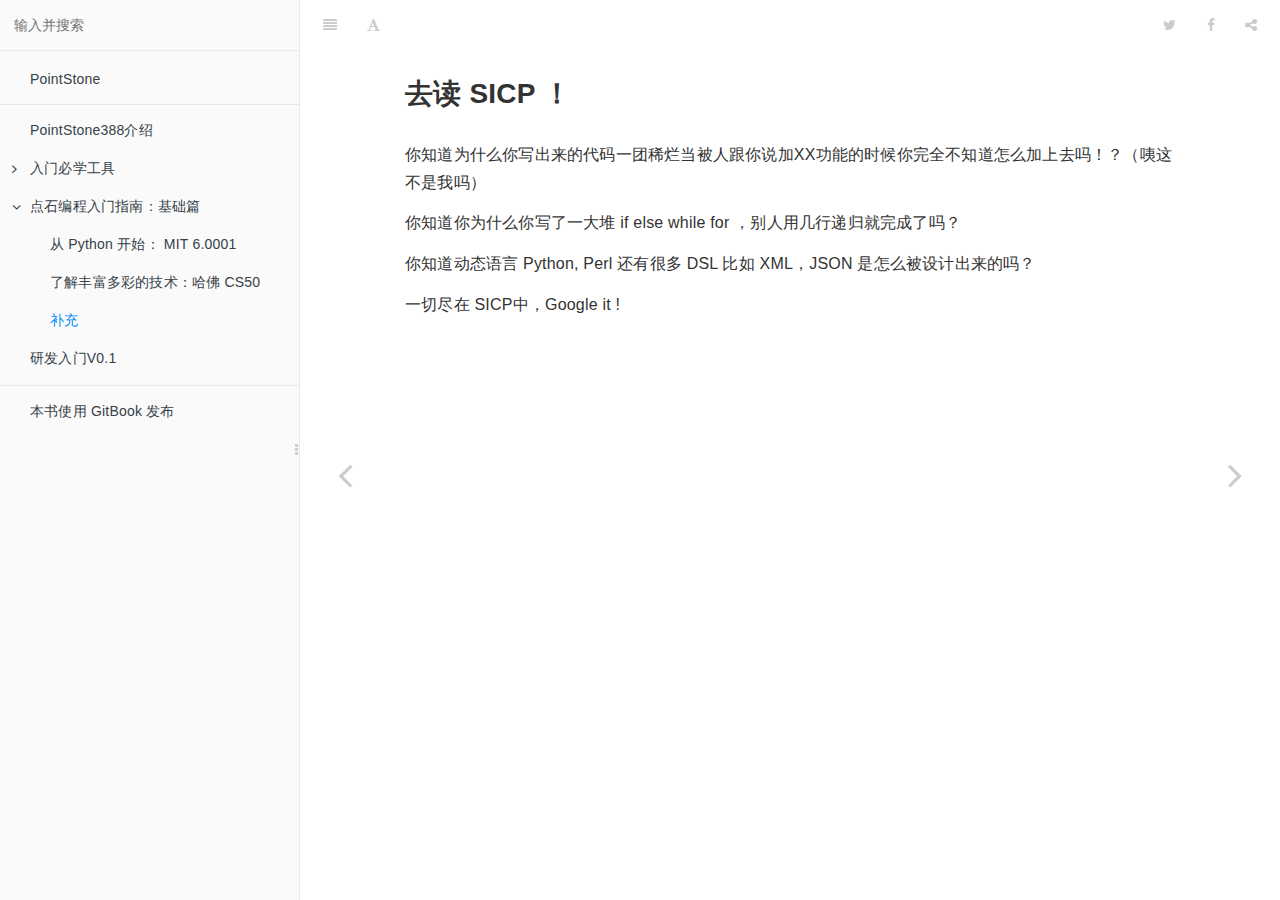
<file: Basic/Others.html>
<!DOCTYPE HTML>
<html lang="zh-hans" >
    <head>
        <meta charset="UTF-8">
        <meta content="text/html; charset=utf-8" http-equiv="Content-Type">
        <title>补充 · PointStone388计划</title>
        <meta http-equiv="X-UA-Compatible" content="IE=edge" />
        <meta name="description" content="">
        <meta name="generator" content="GitBook 3.2.3">
        <meta name="author" content="PointStone">
        
        
    
    <link rel="stylesheet" href="../gitbook/style.css">

    
            
                
                <link rel="stylesheet" href="../gitbook/gitbook-plugin-splitter/splitter.css">
                
            
                
                <link rel="stylesheet" href="../gitbook/gitbook-plugin-search-plus/search.css">
                
            
                
                <link rel="stylesheet" href="../gitbook/gitbook-plugin-expandable-chapters-small/expandable-chapters-small.css">
                
            
                
                <link rel="stylesheet" href="../gitbook/gitbook-plugin-anchor-navigation-ex/style/plugin.css">
                
            
                
                <link rel="stylesheet" href="../gitbook/gitbook-plugin-highlight/website.css">
                
            
                
                <link rel="stylesheet" href="../gitbook/gitbook-plugin-fontsettings/website.css">
                
            
        

    

    
        
        <link rel="stylesheet" href="../styles/website.css">
        
    

        
    
    
    
    <meta name="HandheldFriendly" content="true"/>
    <meta name="viewport" content="width=device-width, initial-scale=1, user-scalable=no">
    <meta name="apple-mobile-web-app-capable" content="yes">
    <meta name="apple-mobile-web-app-status-bar-style" content="black">
    <link rel="apple-touch-icon-precomposed" sizes="152x152" href="../gitbook/images/apple-touch-icon-precomposed-152.png">
    <link rel="shortcut icon" href="../gitbook/images/favicon.ico" type="image/x-icon">

    
    <link rel="next" href="../Introduction-To-Development/Introduction-To-Development.html" />
    
    
    <link rel="prev" href="Harvard-CS50.html" />
    

    <style>
    @media only screen and (max-width: 640px) {
        .book-header .hidden-mobile {
            display: none;
        }
    }
    </style>
    <script>
        window["gitbook-plugin-github-buttons"] = {"buttons":[{"user":"PointStoneTeam","repo":"PointStone388","type":"star","size":"small","count":true}]};
    </script>

    </head>
    <body>
        
<div class="book">
    <div class="book-summary">
        
            
<div id="book-search-input" role="search">
    <input type="text" placeholder="输入并搜索" />
</div>

            
                <nav role="navigation">
                


<ul class="summary">
    
    
    
        
        <li>
            <a href="http://pointstone.org/" target="_blank" class="custom-link">PointStone</a>
        </li>
    
    

    
    <li class="divider"></li>
    

    
        
        
    
        <li class="chapter " data-level="1.1" data-path="../">
            
                <a href="../">
            
                    
                    PointStone388介绍
            
                </a>
            

            
        </li>
    
        <li class="chapter " data-level="1.2" data-path="../First-To-Read/First-To-Read.html">
            
                <a href="../First-To-Read/First-To-Read.html">
            
                    
                    入门必学工具
            
                </a>
            

            
            <ul class="articles">
                
    
        <li class="chapter " data-level="1.2.1" data-path="../First-To-Read/Markdown.html">
            
                <a href="../First-To-Read/Markdown.html">
            
                    
                    Markdown
            
                </a>
            

            
        </li>
    
        <li class="chapter " data-level="1.2.2" data-path="../First-To-Read/Git.html">
            
                <a href="../First-To-Read/Git.html">
            
                    
                    Git
            
                </a>
            

            
        </li>
    

            </ul>
            
        </li>
    
        <li class="chapter " data-level="1.3" data-path="./">
            
                <a href="./">
            
                    
                    点石编程入门指南：基础篇
            
                </a>
            

            
            <ul class="articles">
                
    
        <li class="chapter " data-level="1.3.1" data-path="MIT-60001.html">
            
                <a href="MIT-60001.html">
            
                    
                    从 Python 开始： MIT 6.0001
            
                </a>
            

            
        </li>
    
        <li class="chapter " data-level="1.3.2" data-path="Harvard-CS50.html">
            
                <a href="Harvard-CS50.html">
            
                    
                    了解丰富多彩的技术：哈佛 CS50
            
                </a>
            

            
        </li>
    
        <li class="chapter active" data-level="1.3.3" data-path="Others.html">
            
                <a href="Others.html">
            
                    
                    补充
            
                </a>
            

            
        </li>
    

            </ul>
            
        </li>
    
        <li class="chapter " data-level="1.4" data-path="../Introduction-To-Development/Introduction-To-Development.html">
            
                <a href="../Introduction-To-Development/Introduction-To-Development.html">
            
                    
                    研发入门V0.1
            
                </a>
            

            
        </li>
    

    

    <li class="divider"></li>

    <li>
        <a href="https://www.gitbook.com" target="blank" class="gitbook-link">
            本书使用 GitBook 发布
        </a>
    </li>
</ul>


                </nav>
            
        
    </div>

    <div class="book-body">
        
            <div class="body-inner">
                
                    

<div class="book-header" role="navigation">
    

    <!-- Title -->
    <h1>
        <i class="fa fa-circle-o-notch fa-spin"></i>
        <a href=".." >补充</a>
    </h1>
</div>




                    <div class="page-wrapper" tabindex="-1" role="main">
                        <div class="page-inner">
                            
<div class="search-plus" id="book-search-results">
    <div class="search-noresults">
    
                                <section class="normal markdown-section">
                                
                                <h2 id="&#x53BB;&#x8BFB;-sicp-&#xFF01;"><a name="&#x53BB;&#x8BFB;-sicp-&#xFF01;" class="anchor-navigation-ex-anchor" href="#&#x53BB;&#x8BFB;-sicp-&#xFF01;"><i class="fa fa-link" aria-hidden="true"></i></a>&#x53BB;&#x8BFB; SICP &#xFF01;</h2>
<p>&#x4F60;&#x77E5;&#x9053;&#x4E3A;&#x4EC0;&#x4E48;&#x4F60;&#x5199;&#x51FA;&#x6765;&#x7684;&#x4EE3;&#x7801;&#x4E00;&#x56E2;&#x7A00;&#x70C2;&#x5F53;&#x88AB;&#x4EBA;&#x8DDF;&#x4F60;&#x8BF4;&#x52A0;XX&#x529F;&#x80FD;&#x7684;&#x65F6;&#x5019;&#x4F60;&#x5B8C;&#x5168;&#x4E0D;&#x77E5;&#x9053;&#x600E;&#x4E48;&#x52A0;&#x4E0A;&#x53BB;&#x5417;&#xFF01;&#xFF1F;&#xFF08;&#x54A6;&#x8FD9;&#x4E0D;&#x662F;&#x6211;&#x5417;&#xFF09;</p>
<p>&#x4F60;&#x77E5;&#x9053;&#x4F60;&#x4E3A;&#x4EC0;&#x4E48;&#x4F60;&#x5199;&#x4E86;&#x4E00;&#x5927;&#x5806; if else while for &#xFF0C;&#x522B;&#x4EBA;&#x7528;&#x51E0;&#x884C;&#x9012;&#x5F52;&#x5C31;&#x5B8C;&#x6210;&#x4E86;&#x5417;&#xFF1F;</p>
<p>&#x4F60;&#x77E5;&#x9053;&#x52A8;&#x6001;&#x8BED;&#x8A00; Python, Perl &#x8FD8;&#x6709;&#x5F88;&#x591A; DSL &#x6BD4;&#x5982; XML&#xFF0C;JSON &#x662F;&#x600E;&#x4E48;&#x88AB;&#x8BBE;&#x8BA1;&#x51FA;&#x6765;&#x7684;&#x5417;&#xFF1F;</p>
<p>&#x4E00;&#x5207;&#x5C3D;&#x5728; SICP&#x4E2D;&#xFF0C;Google it !</p>

                                
                                </section>
                            
    </div>
    <div class="search-results">
        <div class="has-results">
            
            <h1 class="search-results-title"><span class='search-results-count'></span> results matching "<span class='search-query'></span>"</h1>
            <ul class="search-results-list"></ul>
            
        </div>
        <div class="no-results">
            
            <h1 class="search-results-title">No results matching "<span class='search-query'></span>"</h1>
            
        </div>
    </div>
</div>

                        </div>
                    </div>
                
            </div>

            
                
                <a href="Harvard-CS50.html" class="navigation navigation-prev " aria-label="Previous page: 了解丰富多彩的技术：哈佛 CS50">
                    <i class="fa fa-angle-left"></i>
                </a>
                
                
                <a href="../Introduction-To-Development/Introduction-To-Development.html" class="navigation navigation-next " aria-label="Next page: 研发入门V0.1">
                    <i class="fa fa-angle-right"></i>
                </a>
                
            
        
    </div>

    <script>
        var gitbook = gitbook || [];
        gitbook.push(function() {
            gitbook.page.hasChanged({"page":{"title":"补充","level":"1.3.3","depth":2,"next":{"title":"研发入门V0.1","level":"1.4","depth":1,"path":"Introduction-To-Development/Introduction-To-Development.md","ref":"Introduction-To-Development/Introduction-To-Development.md","articles":[]},"previous":{"title":"了解丰富多彩的技术：哈佛 CS50","level":"1.3.2","depth":2,"path":"Basic/Harvard-CS50.md","ref":"Basic/Harvard-CS50.md","articles":[]},"dir":"ltr"},"config":{"plugins":["mathjax","splitter","github-buttons","copy-code-button","-lunr","-search","search-plus","expandable-chapters-small","anchor-navigation-ex"],"styles":{"website":"styles/website.css"},"pluginsConfig":{"splitter":{},"fontsettings":{"theme":"white","family":"sans","size":2},"highlight":{},"anchor-navigation-ex":{"associatedWithSummary":true,"float":{"floatIcon":"fa fa-navicon","level1Icon":"","level2Icon":"","level3Icon":"","showLevelIcon":false},"mode":"float","multipleH1":true,"pageTop":{"level1Icon":"","level2Icon":"","level3Icon":"","showLevelIcon":false},"printLog":false,"showGoTop":true,"showLevel":true},"github-buttons":{"buttons":[{"user":"PointStoneTeam","repo":"PointStone388","type":"star","size":"small","count":true}]},"mathjax":{"forceSVG":false,"version":"2.6-latest"},"expandable-chapters-small":{},"copy-code-button":{},"sharing":{"facebook":true,"twitter":true,"google":false,"weibo":false,"instapaper":false,"vk":false,"all":["facebook","google","twitter","weibo","instapaper"]},"theme-default":{"styles":{"website":"styles/website.css","pdf":"styles/pdf.css","epub":"styles/epub.css","mobi":"styles/mobi.css","ebook":"styles/ebook.css","print":"styles/print.css"},"showLevel":false},"search-plus":{}},"theme":"default","author":"PointStone","pdf":{"pageNumbers":true,"fontSize":12,"fontFamily":"Arial","paperSize":"a4","chapterMark":"pagebreak","pageBreaksBefore":"/","margin":{"right":62,"left":62,"top":56,"bottom":56}},"structure":{"langs":"LANGS.md","readme":"README.md","glossary":"GLOSSARY.md","summary":"SUMMARY.md"},"variables":{},"title":"PointStone388计划","language":"zh-hans","links":{"sidebar":{"PointStone":"http://pointstone.org/"}},"gitbook":"*"},"file":{"path":"Basic/Others.md","mtime":"2019-01-14T14:02:45.070Z","type":"markdown"},"gitbook":{"version":"3.2.3","time":"2019-04-04T12:23:39.101Z"},"basePath":"..","book":{"language":""}});
        });
    </script>
</div>

        
    <script src="../gitbook/gitbook.js"></script>
    <script src="../gitbook/theme.js"></script>
    
        
        <script src="https://cdn.mathjax.org/mathjax/2.6-latest/MathJax.js?config=TeX-AMS-MML_HTMLorMML"></script>
        
    
        
        <script src="../gitbook/gitbook-plugin-mathjax/plugin.js"></script>
        
    
        
        <script src="../gitbook/gitbook-plugin-splitter/splitter.js"></script>
        
    
        
        <script src="../gitbook/gitbook-plugin-github-buttons/plugin.js"></script>
        
    
        
        <script src="../gitbook/gitbook-plugin-copy-code-button/toggle.js"></script>
        
    
        
        <script src="../gitbook/gitbook-plugin-search-plus/jquery.mark.min.js"></script>
        
    
        
        <script src="../gitbook/gitbook-plugin-search-plus/search.js"></script>
        
    
        
        <script src="../gitbook/gitbook-plugin-expandable-chapters-small/expandable-chapters-small.js"></script>
        
    
        
        <script src="../gitbook/gitbook-plugin-sharing/buttons.js"></script>
        
    
        
        <script src="../gitbook/gitbook-plugin-fontsettings/fontsettings.js"></script>
        
    

    </body>
</html>
</file>
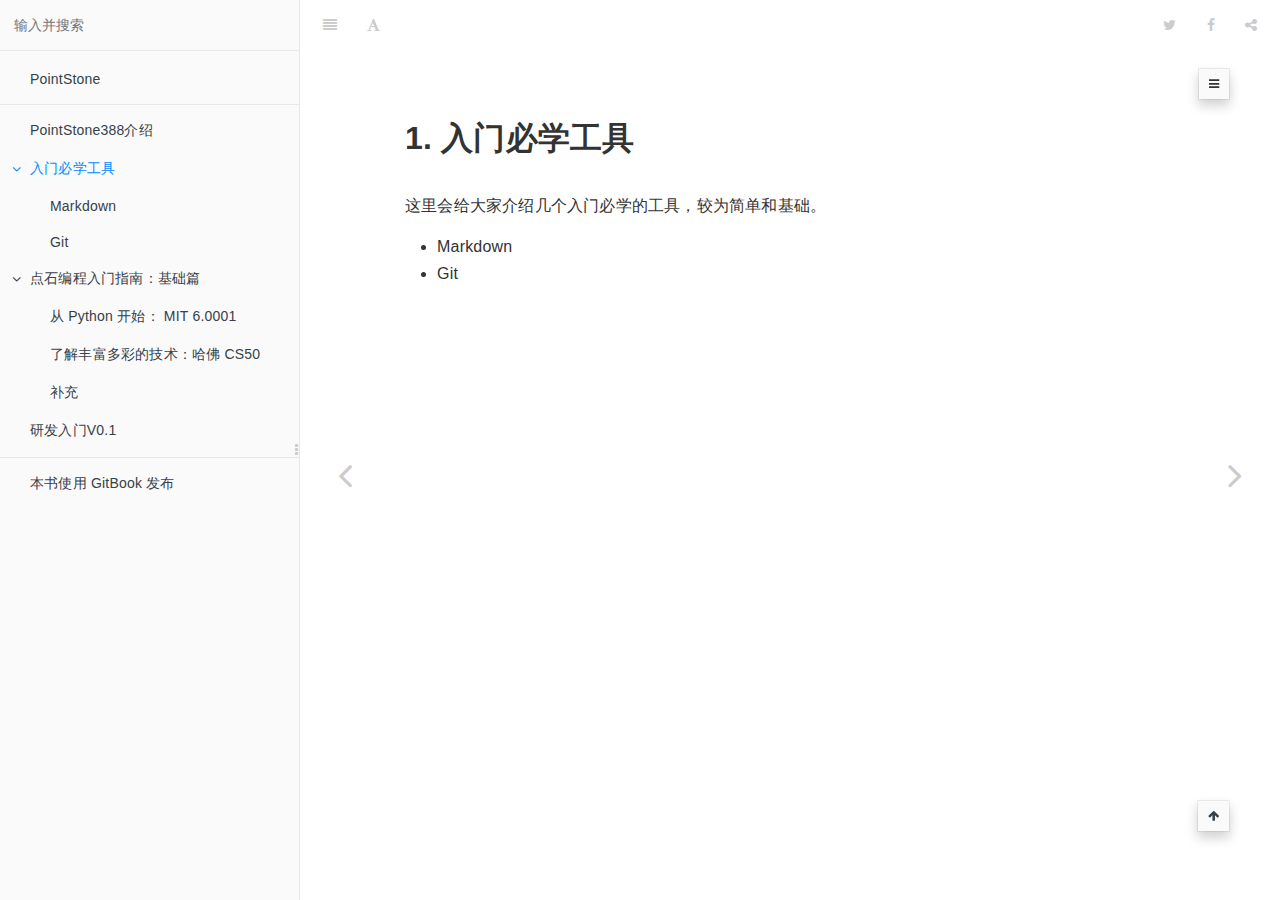
<file: First-To-Read/First-To-Read.html>
<!DOCTYPE HTML>
<html lang="zh-hans" >
    <head>
        <meta charset="UTF-8">
        <meta content="text/html; charset=utf-8" http-equiv="Content-Type">
        <title>入门必学工具 · PointStone388计划</title>
        <meta http-equiv="X-UA-Compatible" content="IE=edge" />
        <meta name="description" content="">
        <meta name="generator" content="GitBook 3.2.3">
        <meta name="author" content="PointStone">
        
        
    
    <link rel="stylesheet" href="../gitbook/style.css">

    
            
                
                <link rel="stylesheet" href="../gitbook/gitbook-plugin-splitter/splitter.css">
                
            
                
                <link rel="stylesheet" href="../gitbook/gitbook-plugin-search-plus/search.css">
                
            
                
                <link rel="stylesheet" href="../gitbook/gitbook-plugin-expandable-chapters-small/expandable-chapters-small.css">
                
            
                
                <link rel="stylesheet" href="../gitbook/gitbook-plugin-anchor-navigation-ex/style/plugin.css">
                
            
                
                <link rel="stylesheet" href="../gitbook/gitbook-plugin-highlight/website.css">
                
            
                
                <link rel="stylesheet" href="../gitbook/gitbook-plugin-fontsettings/website.css">
                
            
        

    

    
        
        <link rel="stylesheet" href="../styles/website.css">
        
    

        
    
    
    
    <meta name="HandheldFriendly" content="true"/>
    <meta name="viewport" content="width=device-width, initial-scale=1, user-scalable=no">
    <meta name="apple-mobile-web-app-capable" content="yes">
    <meta name="apple-mobile-web-app-status-bar-style" content="black">
    <link rel="apple-touch-icon-precomposed" sizes="152x152" href="../gitbook/images/apple-touch-icon-precomposed-152.png">
    <link rel="shortcut icon" href="../gitbook/images/favicon.ico" type="image/x-icon">

    
    <link rel="next" href="Markdown.html" />
    
    
    <link rel="prev" href="../" />
    

    <style>
    @media only screen and (max-width: 640px) {
        .book-header .hidden-mobile {
            display: none;
        }
    }
    </style>
    <script>
        window["gitbook-plugin-github-buttons"] = {"buttons":[{"user":"PointStoneTeam","repo":"PointStone388","type":"star","size":"small","count":true}]};
    </script>

    </head>
    <body>
        
<div class="book">
    <div class="book-summary">
        
            
<div id="book-search-input" role="search">
    <input type="text" placeholder="输入并搜索" />
</div>

            
                <nav role="navigation">
                


<ul class="summary">
    
    
    
        
        <li>
            <a href="http://pointstone.org/" target="_blank" class="custom-link">PointStone</a>
        </li>
    
    

    
    <li class="divider"></li>
    

    
        
        
    
        <li class="chapter " data-level="1.1" data-path="../">
            
                <a href="../">
            
                    
                    PointStone388介绍
            
                </a>
            

            
        </li>
    
        <li class="chapter active" data-level="1.2" data-path="First-To-Read.html">
            
                <a href="First-To-Read.html">
            
                    
                    入门必学工具
            
                </a>
            

            
            <ul class="articles">
                
    
        <li class="chapter " data-level="1.2.1" data-path="Markdown.html">
            
                <a href="Markdown.html">
            
                    
                    Markdown
            
                </a>
            

            
        </li>
    
        <li class="chapter " data-level="1.2.2" data-path="Git.html">
            
                <a href="Git.html">
            
                    
                    Git
            
                </a>
            

            
        </li>
    

            </ul>
            
        </li>
    
        <li class="chapter " data-level="1.3" data-path="../Basic/">
            
                <a href="../Basic/">
            
                    
                    点石编程入门指南：基础篇
            
                </a>
            

            
            <ul class="articles">
                
    
        <li class="chapter " data-level="1.3.1" data-path="../Basic/MIT-60001.html">
            
                <a href="../Basic/MIT-60001.html">
            
                    
                    从 Python 开始： MIT 6.0001
            
                </a>
            

            
        </li>
    
        <li class="chapter " data-level="1.3.2" data-path="../Basic/Harvard-CS50.html">
            
                <a href="../Basic/Harvard-CS50.html">
            
                    
                    了解丰富多彩的技术：哈佛 CS50
            
                </a>
            

            
        </li>
    
        <li class="chapter " data-level="1.3.3" data-path="../Basic/Others.html">
            
                <a href="../Basic/Others.html">
            
                    
                    补充
            
                </a>
            

            
        </li>
    

            </ul>
            
        </li>
    
        <li class="chapter " data-level="1.4" data-path="../Introduction-To-Development/Introduction-To-Development.html">
            
                <a href="../Introduction-To-Development/Introduction-To-Development.html">
            
                    
                    研发入门V0.1
            
                </a>
            

            
        </li>
    

    

    <li class="divider"></li>

    <li>
        <a href="https://www.gitbook.com" target="blank" class="gitbook-link">
            本书使用 GitBook 发布
        </a>
    </li>
</ul>


                </nav>
            
        
    </div>

    <div class="book-body">
        
            <div class="body-inner">
                
                    

<div class="book-header" role="navigation">
    

    <!-- Title -->
    <h1>
        <i class="fa fa-circle-o-notch fa-spin"></i>
        <a href=".." >入门必学工具</a>
    </h1>
</div>




                    <div class="page-wrapper" tabindex="-1" role="main">
                        <div class="page-inner">
                            
<div class="search-plus" id="book-search-results">
    <div class="search-noresults">
    
                                <section class="normal markdown-section">
                                
                                <div id="anchor-navigation-ex-navbar"><i class="fa fa-navicon"></i><ul><li><span class="title-icon "></span><a href="#&#x5165;&#x95E8;&#x5FC5;&#x5B66;&#x5DE5;&#x5177;"><b>1. </b>&#x5165;&#x95E8;&#x5FC5;&#x5B66;&#x5DE5;&#x5177;</a></li></ul></div><a href="#&#x5165;&#x95E8;&#x5FC5;&#x5B66;&#x5DE5;&#x5177;" id="anchorNavigationExGoTop"><i class="fa fa-arrow-up"></i></a><h1 id="&#x5165;&#x95E8;&#x5FC5;&#x5B66;&#x5DE5;&#x5177;"><a name="&#x5165;&#x95E8;&#x5FC5;&#x5B66;&#x5DE5;&#x5177;" class="anchor-navigation-ex-anchor" href="#&#x5165;&#x95E8;&#x5FC5;&#x5B66;&#x5DE5;&#x5177;"><i class="fa fa-link" aria-hidden="true"></i></a>1. &#x5165;&#x95E8;&#x5FC5;&#x5B66;&#x5DE5;&#x5177;</h1>
<p>&#x8FD9;&#x91CC;&#x4F1A;&#x7ED9;&#x5927;&#x5BB6;&#x4ECB;&#x7ECD;&#x51E0;&#x4E2A;&#x5165;&#x95E8;&#x5FC5;&#x5B66;&#x7684;&#x5DE5;&#x5177;&#xFF0C;&#x8F83;&#x4E3A;&#x7B80;&#x5355;&#x548C;&#x57FA;&#x7840;&#x3002;</p>
<ul>
<li>Markdown</li>
<li>Git</li>
</ul>

                                
                                </section>
                            
    </div>
    <div class="search-results">
        <div class="has-results">
            
            <h1 class="search-results-title"><span class='search-results-count'></span> results matching "<span class='search-query'></span>"</h1>
            <ul class="search-results-list"></ul>
            
        </div>
        <div class="no-results">
            
            <h1 class="search-results-title">No results matching "<span class='search-query'></span>"</h1>
            
        </div>
    </div>
</div>

                        </div>
                    </div>
                
            </div>

            
                
                <a href="../" class="navigation navigation-prev " aria-label="Previous page: PointStone388介绍">
                    <i class="fa fa-angle-left"></i>
                </a>
                
                
                <a href="Markdown.html" class="navigation navigation-next " aria-label="Next page: Markdown">
                    <i class="fa fa-angle-right"></i>
                </a>
                
            
        
    </div>

    <script>
        var gitbook = gitbook || [];
        gitbook.push(function() {
            gitbook.page.hasChanged({"page":{"title":"入门必学工具","level":"1.2","depth":1,"next":{"title":"Markdown","level":"1.2.1","depth":2,"path":"First-To-Read/Markdown.md","ref":"First-To-Read/Markdown.md","articles":[]},"previous":{"title":"PointStone388介绍","level":"1.1","depth":1,"path":"README.md","ref":"README.md","articles":[]},"dir":"ltr"},"config":{"plugins":["mathjax","splitter","github-buttons","copy-code-button","-lunr","-search","search-plus","expandable-chapters-small","anchor-navigation-ex"],"styles":{"website":"styles/website.css"},"pluginsConfig":{"splitter":{},"fontsettings":{"theme":"white","family":"sans","size":2},"highlight":{},"anchor-navigation-ex":{"associatedWithSummary":true,"float":{"floatIcon":"fa fa-navicon","level1Icon":"","level2Icon":"","level3Icon":"","showLevelIcon":false},"mode":"float","multipleH1":true,"pageTop":{"level1Icon":"","level2Icon":"","level3Icon":"","showLevelIcon":false},"printLog":false,"showGoTop":true,"showLevel":true},"github-buttons":{"buttons":[{"user":"PointStoneTeam","repo":"PointStone388","type":"star","size":"small","count":true}]},"mathjax":{"forceSVG":false,"version":"2.6-latest"},"expandable-chapters-small":{},"copy-code-button":{},"sharing":{"facebook":true,"twitter":true,"google":false,"weibo":false,"instapaper":false,"vk":false,"all":["facebook","google","twitter","weibo","instapaper"]},"theme-default":{"styles":{"website":"styles/website.css","pdf":"styles/pdf.css","epub":"styles/epub.css","mobi":"styles/mobi.css","ebook":"styles/ebook.css","print":"styles/print.css"},"showLevel":false},"search-plus":{}},"theme":"default","author":"PointStone","pdf":{"pageNumbers":true,"fontSize":12,"fontFamily":"Arial","paperSize":"a4","chapterMark":"pagebreak","pageBreaksBefore":"/","margin":{"right":62,"left":62,"top":56,"bottom":56}},"structure":{"langs":"LANGS.md","readme":"README.md","glossary":"GLOSSARY.md","summary":"SUMMARY.md"},"variables":{},"title":"PointStone388计划","language":"zh-hans","links":{"sidebar":{"PointStone":"http://pointstone.org/"}},"gitbook":"*"},"file":{"path":"First-To-Read/First-To-Read.md","mtime":"2019-01-14T14:02:45.070Z","type":"markdown"},"gitbook":{"version":"3.2.3","time":"2019-04-04T12:23:39.101Z"},"basePath":"..","book":{"language":""}});
        });
    </script>
</div>

        
    <script src="../gitbook/gitbook.js"></script>
    <script src="../gitbook/theme.js"></script>
    
        
        <script src="https://cdn.mathjax.org/mathjax/2.6-latest/MathJax.js?config=TeX-AMS-MML_HTMLorMML"></script>
        
    
        
        <script src="../gitbook/gitbook-plugin-mathjax/plugin.js"></script>
        
    
        
        <script src="../gitbook/gitbook-plugin-splitter/splitter.js"></script>
        
    
        
        <script src="../gitbook/gitbook-plugin-github-buttons/plugin.js"></script>
        
    
        
        <script src="../gitbook/gitbook-plugin-copy-code-button/toggle.js"></script>
        
    
        
        <script src="../gitbook/gitbook-plugin-search-plus/jquery.mark.min.js"></script>
        
    
        
        <script src="../gitbook/gitbook-plugin-search-plus/search.js"></script>
        
    
        
        <script src="../gitbook/gitbook-plugin-expandable-chapters-small/expandable-chapters-small.js"></script>
        
    
        
        <script src="../gitbook/gitbook-plugin-sharing/buttons.js"></script>
        
    
        
        <script src="../gitbook/gitbook-plugin-fontsettings/fontsettings.js"></script>
        
    

    </body>
</html>
</file>
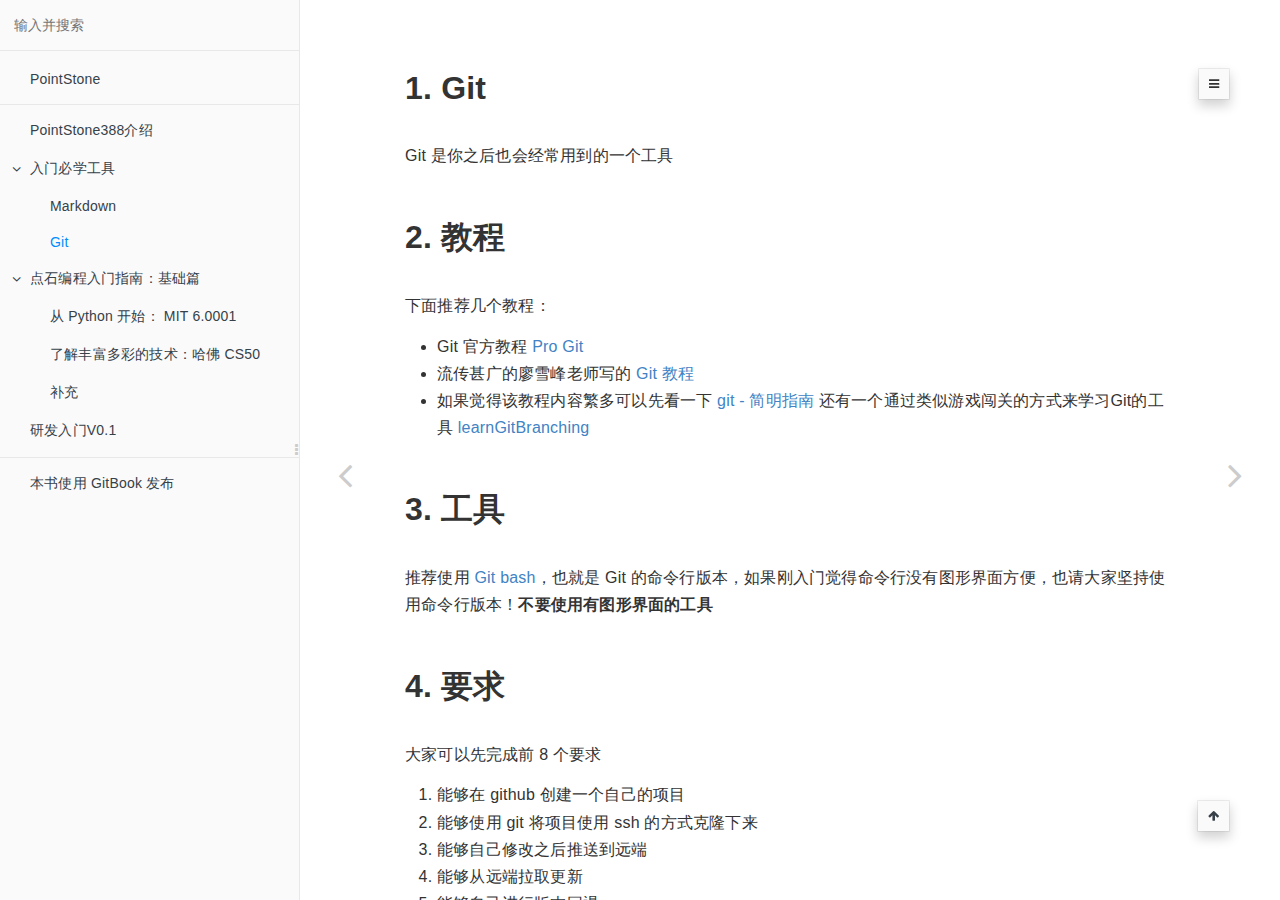
<file: First-To-Read/Git.html>
<!DOCTYPE HTML>
<html lang="zh-hans" >
    <head>
        <meta charset="UTF-8">
        <meta content="text/html; charset=utf-8" http-equiv="Content-Type">
        <title>Git · PointStone388计划</title>
        <meta http-equiv="X-UA-Compatible" content="IE=edge" />
        <meta name="description" content="">
        <meta name="generator" content="GitBook 3.2.3">
        <meta name="author" content="PointStone">
        
        
    
    <link rel="stylesheet" href="../gitbook/style.css">

    
            
                
                <link rel="stylesheet" href="../gitbook/gitbook-plugin-splitter/splitter.css">
                
            
                
                <link rel="stylesheet" href="../gitbook/gitbook-plugin-search-plus/search.css">
                
            
                
                <link rel="stylesheet" href="../gitbook/gitbook-plugin-expandable-chapters-small/expandable-chapters-small.css">
                
            
                
                <link rel="stylesheet" href="../gitbook/gitbook-plugin-anchor-navigation-ex/style/plugin.css">
                
            
                
                <link rel="stylesheet" href="../gitbook/gitbook-plugin-highlight/website.css">
                
            
                
                <link rel="stylesheet" href="../gitbook/gitbook-plugin-fontsettings/website.css">
                
            
        

    

    
        
        <link rel="stylesheet" href="../styles/website.css">
        
    

        
    
    
    
    <meta name="HandheldFriendly" content="true"/>
    <meta name="viewport" content="width=device-width, initial-scale=1, user-scalable=no">
    <meta name="apple-mobile-web-app-capable" content="yes">
    <meta name="apple-mobile-web-app-status-bar-style" content="black">
    <link rel="apple-touch-icon-precomposed" sizes="152x152" href="../gitbook/images/apple-touch-icon-precomposed-152.png">
    <link rel="shortcut icon" href="../gitbook/images/favicon.ico" type="image/x-icon">

    
    <link rel="next" href="../Basic/" />
    
    
    <link rel="prev" href="Markdown.html" />
    

    <style>
    @media only screen and (max-width: 640px) {
        .book-header .hidden-mobile {
            display: none;
        }
    }
    </style>
    <script>
        window["gitbook-plugin-github-buttons"] = {"buttons":[{"user":"PointStoneTeam","repo":"PointStone388","type":"star","size":"small","count":true}]};
    </script>

    </head>
    <body>
        
<div class="book">
    <div class="book-summary">
        
            
<div id="book-search-input" role="search">
    <input type="text" placeholder="输入并搜索" />
</div>

            
                <nav role="navigation">
                


<ul class="summary">
    
    
    
        
        <li>
            <a href="http://pointstone.org/" target="_blank" class="custom-link">PointStone</a>
        </li>
    
    

    
    <li class="divider"></li>
    

    
        
        
    
        <li class="chapter " data-level="1.1" data-path="../">
            
                <a href="../">
            
                    
                    PointStone388介绍
            
                </a>
            

            
        </li>
    
        <li class="chapter " data-level="1.2" data-path="First-To-Read.html">
            
                <a href="First-To-Read.html">
            
                    
                    入门必学工具
            
                </a>
            

            
            <ul class="articles">
                
    
        <li class="chapter " data-level="1.2.1" data-path="Markdown.html">
            
                <a href="Markdown.html">
            
                    
                    Markdown
            
                </a>
            

            
        </li>
    
        <li class="chapter active" data-level="1.2.2" data-path="Git.html">
            
                <a href="Git.html">
            
                    
                    Git
            
                </a>
            

            
        </li>
    

            </ul>
            
        </li>
    
        <li class="chapter " data-level="1.3" data-path="../Basic/">
            
                <a href="../Basic/">
            
                    
                    点石编程入门指南：基础篇
            
                </a>
            

            
            <ul class="articles">
                
    
        <li class="chapter " data-level="1.3.1" data-path="../Basic/MIT-60001.html">
            
                <a href="../Basic/MIT-60001.html">
            
                    
                    从 Python 开始： MIT 6.0001
            
                </a>
            

            
        </li>
    
        <li class="chapter " data-level="1.3.2" data-path="../Basic/Harvard-CS50.html">
            
                <a href="../Basic/Harvard-CS50.html">
            
                    
                    了解丰富多彩的技术：哈佛 CS50
            
                </a>
            

            
        </li>
    
        <li class="chapter " data-level="1.3.3" data-path="../Basic/Others.html">
            
                <a href="../Basic/Others.html">
            
                    
                    补充
            
                </a>
            

            
        </li>
    

            </ul>
            
        </li>
    
        <li class="chapter " data-level="1.4" data-path="../Introduction-To-Development/Introduction-To-Development.html">
            
                <a href="../Introduction-To-Development/Introduction-To-Development.html">
            
                    
                    研发入门V0.1
            
                </a>
            

            
        </li>
    

    

    <li class="divider"></li>

    <li>
        <a href="https://www.gitbook.com" target="blank" class="gitbook-link">
            本书使用 GitBook 发布
        </a>
    </li>
</ul>


                </nav>
            
        
    </div>

    <div class="book-body">
        
            <div class="body-inner">
                
                    

<div class="book-header" role="navigation">
    

    <!-- Title -->
    <h1>
        <i class="fa fa-circle-o-notch fa-spin"></i>
        <a href=".." >Git</a>
    </h1>
</div>




                    <div class="page-wrapper" tabindex="-1" role="main">
                        <div class="page-inner">
                            
<div class="search-plus" id="book-search-results">
    <div class="search-noresults">
    
                                <section class="normal markdown-section">
                                
                                <div id="anchor-navigation-ex-navbar"><i class="fa fa-navicon"></i><ul><li><span class="title-icon "></span><a href="#git"><b>1. </b>Git</a></li><li><span class="title-icon "></span><a href="#&#x6559;&#x7A0B;"><b>2. </b>&#x6559;&#x7A0B;</a></li><li><span class="title-icon "></span><a href="#&#x5DE5;&#x5177;"><b>3. </b>&#x5DE5;&#x5177;</a></li><li><span class="title-icon "></span><a href="#&#x8981;&#x6C42;"><b>4. </b>&#x8981;&#x6C42;</a></li><li><span class="title-icon "></span><a href="#&#x53C2;&#x8003;&#x7B54;&#x6848;"><b>5. </b>&#x53C2;&#x8003;&#x7B54;&#x6848;</a></li><ul><li><span class="title-icon "></span><a href="#&#x521B;&#x5EFA;&#x4E00;&#x4E2A;&#x9879;&#x76EE;&#xFF1A;"><b>5.1. </b>&#x521B;&#x5EFA;&#x4E00;&#x4E2A;&#x9879;&#x76EE;&#xFF1A;</a></li><li><span class="title-icon "></span><a href="#&#x514B;&#x9686;&#x5230;&#x672C;&#x5730;&#xFF1A;"><b>5.2. </b>&#x514B;&#x9686;&#x5230;&#x672C;&#x5730;&#xFF1A;</a></li><li><span class="title-icon "></span><a href="#&#x4FEE;&#x6539;&#x540E;&#x63A8;&#x9001;&#x5230;&#x8FDC;&#x7AEF;&#xFF1A;"><b>5.3. </b>&#x4FEE;&#x6539;&#x540E;&#x63A8;&#x9001;&#x5230;&#x8FDC;&#x7AEF;&#xFF1A;</a></li><li><span class="title-icon "></span><a href="#&#x4ECE;&#x8FDC;&#x7AEF;&#x62C9;&#x53D6;&#x66F4;&#x65B0;&#xFF1A;"><b>5.4. </b>&#x4ECE;&#x8FDC;&#x7AEF;&#x62C9;&#x53D6;&#x66F4;&#x65B0;&#xFF1A;</a></li><li><span class="title-icon "></span><a href="#&#x7248;&#x672C;&#x56DE;&#x9000;&#xFF1A;"><b>5.5. </b>&#x7248;&#x672C;&#x56DE;&#x9000;&#xFF1A;</a></li><li><span class="title-icon "></span><a href="#&#x67E5;&#x770B;&#x5F53;&#x524D;&#x5206;&#x652F;&#xFF1A;"><b>5.6. </b>&#x67E5;&#x770B;&#x5F53;&#x524D;&#x5206;&#x652F;&#xFF1A;</a></li><li><span class="title-icon "></span><a href="#&#x5207;&#x6362;&#x5206;&#x652F;&#xFF1A;"><b>5.7. </b>&#x5207;&#x6362;&#x5206;&#x652F;&#xFF1A;</a></li><li><span class="title-icon "></span><a href="#&#x6309;&#x7167;&#x4E0D;&#x540C;&#x5206;&#x652F;&#x63A8;&#x9001;&#xFF1A;"><b>5.8. </b>&#x6309;&#x7167;&#x4E0D;&#x540C;&#x5206;&#x652F;&#x63A8;&#x9001;&#xFF1A;</a></li></ul></ul></div><a href="#git" id="anchorNavigationExGoTop"><i class="fa fa-arrow-up"></i></a><h1 id="git"><a name="git" class="anchor-navigation-ex-anchor" href="#git"><i class="fa fa-link" aria-hidden="true"></i></a>1. Git</h1>
<p>Git &#x662F;&#x4F60;&#x4E4B;&#x540E;&#x4E5F;&#x4F1A;&#x7ECF;&#x5E38;&#x7528;&#x5230;&#x7684;&#x4E00;&#x4E2A;&#x5DE5;&#x5177;</p>
<h1 id="&#x6559;&#x7A0B;"><a name="&#x6559;&#x7A0B;" class="anchor-navigation-ex-anchor" href="#&#x6559;&#x7A0B;"><i class="fa fa-link" aria-hidden="true"></i></a>2. &#x6559;&#x7A0B;</h1>
<p>&#x4E0B;&#x9762;&#x63A8;&#x8350;&#x51E0;&#x4E2A;&#x6559;&#x7A0B;&#xFF1A;</p>
<ul>
<li>Git &#x5B98;&#x65B9;&#x6559;&#x7A0B;  <a href="https://git-scm.com/book/zh/v2" target="_blank">Pro Git</a></li>
<li>&#x6D41;&#x4F20;&#x751A;&#x5E7F;&#x7684;&#x5ED6;&#x96EA;&#x5CF0;&#x8001;&#x5E08;&#x5199;&#x7684; <a href="https://www.liaoxuefeng.com/wiki/0013739516305929606dd18361248578c67b8067c8c017b000/" target="_blank">Git &#x6559;&#x7A0B;</a>  </li>
<li>&#x5982;&#x679C;&#x89C9;&#x5F97;&#x8BE5;&#x6559;&#x7A0B;&#x5185;&#x5BB9;&#x7E41;&#x591A;&#x53EF;&#x4EE5;&#x5148;&#x770B;&#x4E00;&#x4E0B; <a href="http://rogerdudler.github.io/git-guide/index.zh.html" target="_blank">git - &#x7B80;&#x660E;&#x6307;&#x5357;</a>
&#x8FD8;&#x6709;&#x4E00;&#x4E2A;&#x901A;&#x8FC7;&#x7C7B;&#x4F3C;&#x6E38;&#x620F;&#x95EF;&#x5173;&#x7684;&#x65B9;&#x5F0F;&#x6765;&#x5B66;&#x4E60;Git&#x7684;&#x5DE5;&#x5177;
<a href="https://learngitbranching.js.org/" target="_blank">learnGitBranching</a></li>
</ul>
<h1 id="&#x5DE5;&#x5177;"><a name="&#x5DE5;&#x5177;" class="anchor-navigation-ex-anchor" href="#&#x5DE5;&#x5177;"><i class="fa fa-link" aria-hidden="true"></i></a>3. &#x5DE5;&#x5177;</h1>
<p>&#x63A8;&#x8350;&#x4F7F;&#x7528; <a href="https://git-scm.com/" target="_blank">Git bash</a>&#xFF0C;&#x4E5F;&#x5C31;&#x662F; Git &#x7684;&#x547D;&#x4EE4;&#x884C;&#x7248;&#x672C;&#xFF0C;&#x5982;&#x679C;&#x521A;&#x5165;&#x95E8;&#x89C9;&#x5F97;&#x547D;&#x4EE4;&#x884C;&#x6CA1;&#x6709;&#x56FE;&#x5F62;&#x754C;&#x9762;&#x65B9;&#x4FBF;&#xFF0C;&#x4E5F;&#x8BF7;&#x5927;&#x5BB6;&#x575A;&#x6301;&#x4F7F;&#x7528;&#x547D;&#x4EE4;&#x884C;&#x7248;&#x672C;&#xFF01;<strong>&#x4E0D;&#x8981;&#x4F7F;&#x7528;&#x6709;&#x56FE;&#x5F62;&#x754C;&#x9762;&#x7684;&#x5DE5;&#x5177;</strong></p>
<h1 id="&#x8981;&#x6C42;"><a name="&#x8981;&#x6C42;" class="anchor-navigation-ex-anchor" href="#&#x8981;&#x6C42;"><i class="fa fa-link" aria-hidden="true"></i></a>4. &#x8981;&#x6C42;</h1>
<p>&#x5927;&#x5BB6;&#x53EF;&#x4EE5;&#x5148;&#x5B8C;&#x6210;&#x524D; 8 &#x4E2A;&#x8981;&#x6C42;  </p>
<ol>
<li>&#x80FD;&#x591F;&#x5728; github &#x521B;&#x5EFA;&#x4E00;&#x4E2A;&#x81EA;&#x5DF1;&#x7684;&#x9879;&#x76EE;</li>
<li>&#x80FD;&#x591F;&#x4F7F;&#x7528; git &#x5C06;&#x9879;&#x76EE;&#x4F7F;&#x7528; ssh &#x7684;&#x65B9;&#x5F0F;&#x514B;&#x9686;&#x4E0B;&#x6765;</li>
<li>&#x80FD;&#x591F;&#x81EA;&#x5DF1;&#x4FEE;&#x6539;&#x4E4B;&#x540E;&#x63A8;&#x9001;&#x5230;&#x8FDC;&#x7AEF;</li>
<li>&#x80FD;&#x591F;&#x4ECE;&#x8FDC;&#x7AEF;&#x62C9;&#x53D6;&#x66F4;&#x65B0;</li>
<li>&#x80FD;&#x591F;&#x81EA;&#x5DF1;&#x8FDB;&#x884C;&#x7248;&#x672C;&#x56DE;&#x9000;</li>
<li>&#x80FD;&#x591F;&#x67E5;&#x770B;&#x5F53;&#x524D;&#x7684;&#x9879;&#x76EE;&#x7684;&#x5206;&#x652F;</li>
<li>&#x80FD;&#x591F;&#x81EA;&#x5DF1;&#x5207;&#x6362;&#x5E76;&#x4E14;&#x6309;&#x7167;&#x4E0D;&#x540C;&#x5206;&#x652F;&#x8FDB;&#x884C;&#x63A8;&#x9001;</li>
<li>&#x80FD;&#x591F;&#x8FDB;&#x884C;&#x7B80;&#x5355;&#x7684;&#x5206;&#x652F;&#x5408;&#x5E76;</li>
<li>&#x80FD;&#x591F;&#x4E86;&#x89E3; remote &#x7684;&#x57FA;&#x672C;&#x8FD0;&#x4F5C;&#x65B9;&#x5F0F;</li>
<li>&#x80FD;&#x591F;&#x5BF9;&#x4E8E;&#x4E0D;&#x540C;&#x7684; remote &#x8FDB;&#x884C;&#x63A8;&#x9001;</li>
<li>&#x80FD;&#x591F;&#x4F7F;&#x7528; Pull Request &#x5BF9;&#x4E8E;&#x4ED3;&#x5E93;&#x53D1;&#x8D77;&#x5408;&#x5E76;&#x8BF7;&#x6C42;</li>
</ol>
<hr>
<h1 id="&#x53C2;&#x8003;&#x7B54;&#x6848;"><a name="&#x53C2;&#x8003;&#x7B54;&#x6848;" class="anchor-navigation-ex-anchor" href="#&#x53C2;&#x8003;&#x7B54;&#x6848;"><i class="fa fa-link" aria-hidden="true"></i></a>5. &#x53C2;&#x8003;&#x7B54;&#x6848;</h1>
<h2 id="&#x521B;&#x5EFA;&#x4E00;&#x4E2A;&#x9879;&#x76EE;&#xFF1A;"><a name="&#x521B;&#x5EFA;&#x4E00;&#x4E2A;&#x9879;&#x76EE;&#xFF1A;" class="anchor-navigation-ex-anchor" href="#&#x521B;&#x5EFA;&#x4E00;&#x4E2A;&#x9879;&#x76EE;&#xFF1A;"><i class="fa fa-link" aria-hidden="true"></i></a>5.1. &#x521B;&#x5EFA;&#x4E00;&#x4E2A;&#x9879;&#x76EE;&#xFF1A;</h2>
<ul>
<li>&#x6CE8;&#x518C;&#x8D26;&#x53F7;</li>
<li>&#x6DFB;&#x52A0;SSH</li>
<li>&#x70B9;&#x51FB;new repository&#x65B0;&#x5EFA;&#x9879;&#x76EE;</li>
</ul>
<h2 id="&#x514B;&#x9686;&#x5230;&#x672C;&#x5730;&#xFF1A;"><a name="&#x514B;&#x9686;&#x5230;&#x672C;&#x5730;&#xFF1A;" class="anchor-navigation-ex-anchor" href="#&#x514B;&#x9686;&#x5230;&#x672C;&#x5730;&#xFF1A;"><i class="fa fa-link" aria-hidden="true"></i></a>5.2. &#x514B;&#x9686;&#x5230;&#x672C;&#x5730;&#xFF1A;</h2>
<pre><code>git clone git@github.com:(&#x6211;&#x7684;&#x7528;&#x6237;&#x540D;)/&#xFF08;&#x8FDC;&#x7A0B;&#x5E93;&#x540D;&#xFF09;.git
</code></pre><h2 id="&#x4FEE;&#x6539;&#x540E;&#x63A8;&#x9001;&#x5230;&#x8FDC;&#x7AEF;&#xFF1A;"><a name="&#x4FEE;&#x6539;&#x540E;&#x63A8;&#x9001;&#x5230;&#x8FDC;&#x7AEF;&#xFF1A;" class="anchor-navigation-ex-anchor" href="#&#x4FEE;&#x6539;&#x540E;&#x63A8;&#x9001;&#x5230;&#x8FDC;&#x7AEF;&#xFF1A;"><i class="fa fa-link" aria-hidden="true"></i></a>5.3. &#x4FEE;&#x6539;&#x540E;&#x63A8;&#x9001;&#x5230;&#x8FDC;&#x7AEF;&#xFF1A;</h2>
<pre><code>git remote -v
git push origin master
</code></pre><h2 id="&#x4ECE;&#x8FDC;&#x7AEF;&#x62C9;&#x53D6;&#x66F4;&#x65B0;&#xFF1A;"><a name="&#x4ECE;&#x8FDC;&#x7AEF;&#x62C9;&#x53D6;&#x66F4;&#x65B0;&#xFF1A;" class="anchor-navigation-ex-anchor" href="#&#x4ECE;&#x8FDC;&#x7AEF;&#x62C9;&#x53D6;&#x66F4;&#x65B0;&#xFF1A;"><i class="fa fa-link" aria-hidden="true"></i></a>5.4. &#x4ECE;&#x8FDC;&#x7AEF;&#x62C9;&#x53D6;&#x66F4;&#x65B0;&#xFF1A;</h2>
<pre><code> git remote -v
 git fetch origin master
 git push 
</code></pre><h2 id="&#x7248;&#x672C;&#x56DE;&#x9000;&#xFF1A;"><a name="&#x7248;&#x672C;&#x56DE;&#x9000;&#xFF1A;" class="anchor-navigation-ex-anchor" href="#&#x7248;&#x672C;&#x56DE;&#x9000;&#xFF1A;"><i class="fa fa-link" aria-hidden="true"></i></a>5.5. &#x7248;&#x672C;&#x56DE;&#x9000;&#xFF1A;</h2>
<pre><code> git reset  --hard HEAD^(&#x56DE;&#x9000;&#x5230;&#x4E0A;&#x4E00;&#x7248;&#x672C;)
</code></pre><h2 id="&#x67E5;&#x770B;&#x5F53;&#x524D;&#x5206;&#x652F;&#xFF1A;"><a name="&#x67E5;&#x770B;&#x5F53;&#x524D;&#x5206;&#x652F;&#xFF1A;" class="anchor-navigation-ex-anchor" href="#&#x67E5;&#x770B;&#x5F53;&#x524D;&#x5206;&#x652F;&#xFF1A;"><i class="fa fa-link" aria-hidden="true"></i></a>5.6. &#x67E5;&#x770B;&#x5F53;&#x524D;&#x5206;&#x652F;&#xFF1A;</h2>
<pre><code> git branch
</code></pre><h2 id="&#x5207;&#x6362;&#x5206;&#x652F;&#xFF1A;"><a name="&#x5207;&#x6362;&#x5206;&#x652F;&#xFF1A;" class="anchor-navigation-ex-anchor" href="#&#x5207;&#x6362;&#x5206;&#x652F;&#xFF1A;"><i class="fa fa-link" aria-hidden="true"></i></a>5.7. &#x5207;&#x6362;&#x5206;&#x652F;&#xFF1A;</h2>
<pre><code> git checkout &#x5206;&#x652F;
</code></pre><h2 id="&#x6309;&#x7167;&#x4E0D;&#x540C;&#x5206;&#x652F;&#x63A8;&#x9001;&#xFF1A;"><a name="&#x6309;&#x7167;&#x4E0D;&#x540C;&#x5206;&#x652F;&#x63A8;&#x9001;&#xFF1A;" class="anchor-navigation-ex-anchor" href="#&#x6309;&#x7167;&#x4E0D;&#x540C;&#x5206;&#x652F;&#x63A8;&#x9001;&#xFF1A;"><i class="fa fa-link" aria-hidden="true"></i></a>5.8. &#x6309;&#x7167;&#x4E0D;&#x540C;&#x5206;&#x652F;&#x63A8;&#x9001;&#xFF1A;</h2>
<pre><code> git push origin &#x5206;&#x652F;
</code></pre><h4 id="&#x5206;&#x652F;&#x5408;&#x5E76;&#xFF1A;"><a name="&#x5206;&#x652F;&#x5408;&#x5E76;&#xFF1A;" class="anchor-navigation-ex-anchor" href="#&#x5206;&#x652F;&#x5408;&#x5E76;&#xFF1A;"><i class="fa fa-link" aria-hidden="true"></i></a>&#x5206;&#x652F;&#x5408;&#x5E76;&#xFF1A;</h4>
<pre><code>  git merge &#x5206;&#x652F;1&#xFF08;&#x628A;&#x5206;&#x652F;1&#x5408;&#x5E76;&#x5230;&#x5F53;&#x524D;&#x5206;&#x652F;&#xFF09;
</code></pre>
                                
                                </section>
                            
    </div>
    <div class="search-results">
        <div class="has-results">
            
            <h1 class="search-results-title"><span class='search-results-count'></span> results matching "<span class='search-query'></span>"</h1>
            <ul class="search-results-list"></ul>
            
        </div>
        <div class="no-results">
            
            <h1 class="search-results-title">No results matching "<span class='search-query'></span>"</h1>
            
        </div>
    </div>
</div>

                        </div>
                    </div>
                
            </div>

            
                
                <a href="Markdown.html" class="navigation navigation-prev " aria-label="Previous page: Markdown">
                    <i class="fa fa-angle-left"></i>
                </a>
                
                
                <a href="../Basic/" class="navigation navigation-next " aria-label="Next page: 点石编程入门指南：基础篇">
                    <i class="fa fa-angle-right"></i>
                </a>
                
            
        
    </div>

    <script>
        var gitbook = gitbook || [];
        gitbook.push(function() {
            gitbook.page.hasChanged({"page":{"title":"Git","level":"1.2.2","depth":2,"next":{"title":"点石编程入门指南：基础篇","level":"1.3","depth":1,"path":"Basic/README.md","ref":"Basic/README.md","articles":[{"title":"从 Python 开始： MIT 6.0001","level":"1.3.1","depth":2,"path":"Basic/MIT-60001.md","ref":"Basic/MIT-60001.md","articles":[]},{"title":"了解丰富多彩的技术：哈佛 CS50","level":"1.3.2","depth":2,"path":"Basic/Harvard-CS50.md","ref":"Basic/Harvard-CS50.md","articles":[]},{"title":"补充","level":"1.3.3","depth":2,"path":"Basic/Others.md","ref":"Basic/Others.md","articles":[]}]},"previous":{"title":"Markdown","level":"1.2.1","depth":2,"path":"First-To-Read/Markdown.md","ref":"First-To-Read/Markdown.md","articles":[]},"dir":"ltr"},"config":{"plugins":["mathjax","splitter","github-buttons","copy-code-button","-lunr","-search","search-plus","expandable-chapters-small","anchor-navigation-ex"],"styles":{"website":"styles/website.css"},"pluginsConfig":{"splitter":{},"fontsettings":{"theme":"white","family":"sans","size":2},"highlight":{},"anchor-navigation-ex":{"associatedWithSummary":true,"float":{"floatIcon":"fa fa-navicon","level1Icon":"","level2Icon":"","level3Icon":"","showLevelIcon":false},"mode":"float","multipleH1":true,"pageTop":{"level1Icon":"","level2Icon":"","level3Icon":"","showLevelIcon":false},"printLog":false,"showGoTop":true,"showLevel":true},"github-buttons":{"buttons":[{"user":"PointStoneTeam","repo":"PointStone388","type":"star","size":"small","count":true}]},"mathjax":{"forceSVG":false,"version":"2.6-latest"},"expandable-chapters-small":{},"copy-code-button":{},"sharing":{"facebook":true,"twitter":true,"google":false,"weibo":false,"instapaper":false,"vk":false,"all":["facebook","google","twitter","weibo","instapaper"]},"theme-default":{"styles":{"website":"styles/website.css","pdf":"styles/pdf.css","epub":"styles/epub.css","mobi":"styles/mobi.css","ebook":"styles/ebook.css","print":"styles/print.css"},"showLevel":false},"search-plus":{}},"theme":"default","author":"PointStone","pdf":{"pageNumbers":true,"fontSize":12,"fontFamily":"Arial","paperSize":"a4","chapterMark":"pagebreak","pageBreaksBefore":"/","margin":{"right":62,"left":62,"top":56,"bottom":56}},"structure":{"langs":"LANGS.md","readme":"README.md","glossary":"GLOSSARY.md","summary":"SUMMARY.md"},"variables":{},"title":"PointStone388计划","language":"zh-hans","links":{"sidebar":{"PointStone":"http://pointstone.org/"}},"gitbook":"*"},"file":{"path":"First-To-Read/Git.md","mtime":"2019-01-14T14:02:45.070Z","type":"markdown"},"gitbook":{"version":"3.2.3","time":"2019-04-04T12:23:39.101Z"},"basePath":"..","book":{"language":""}});
        });
    </script>
</div>

        
    <script src="../gitbook/gitbook.js"></script>
    <script src="../gitbook/theme.js"></script>
    
        
        <script src="https://cdn.mathjax.org/mathjax/2.6-latest/MathJax.js?config=TeX-AMS-MML_HTMLorMML"></script>
        
    
        
        <script src="../gitbook/gitbook-plugin-mathjax/plugin.js"></script>
        
    
        
        <script src="../gitbook/gitbook-plugin-splitter/splitter.js"></script>
        
    
        
        <script src="../gitbook/gitbook-plugin-github-buttons/plugin.js"></script>
        
    
        
        <script src="../gitbook/gitbook-plugin-copy-code-button/toggle.js"></script>
        
    
        
        <script src="../gitbook/gitbook-plugin-search-plus/jquery.mark.min.js"></script>
        
    
        
        <script src="../gitbook/gitbook-plugin-search-plus/search.js"></script>
        
    
        
        <script src="../gitbook/gitbook-plugin-expandable-chapters-small/expandable-chapters-small.js"></script>
        
    
        
        <script src="../gitbook/gitbook-plugin-sharing/buttons.js"></script>
        
    
        
        <script src="../gitbook/gitbook-plugin-fontsettings/fontsettings.js"></script>
        
    

    </body>
</html>
</file>
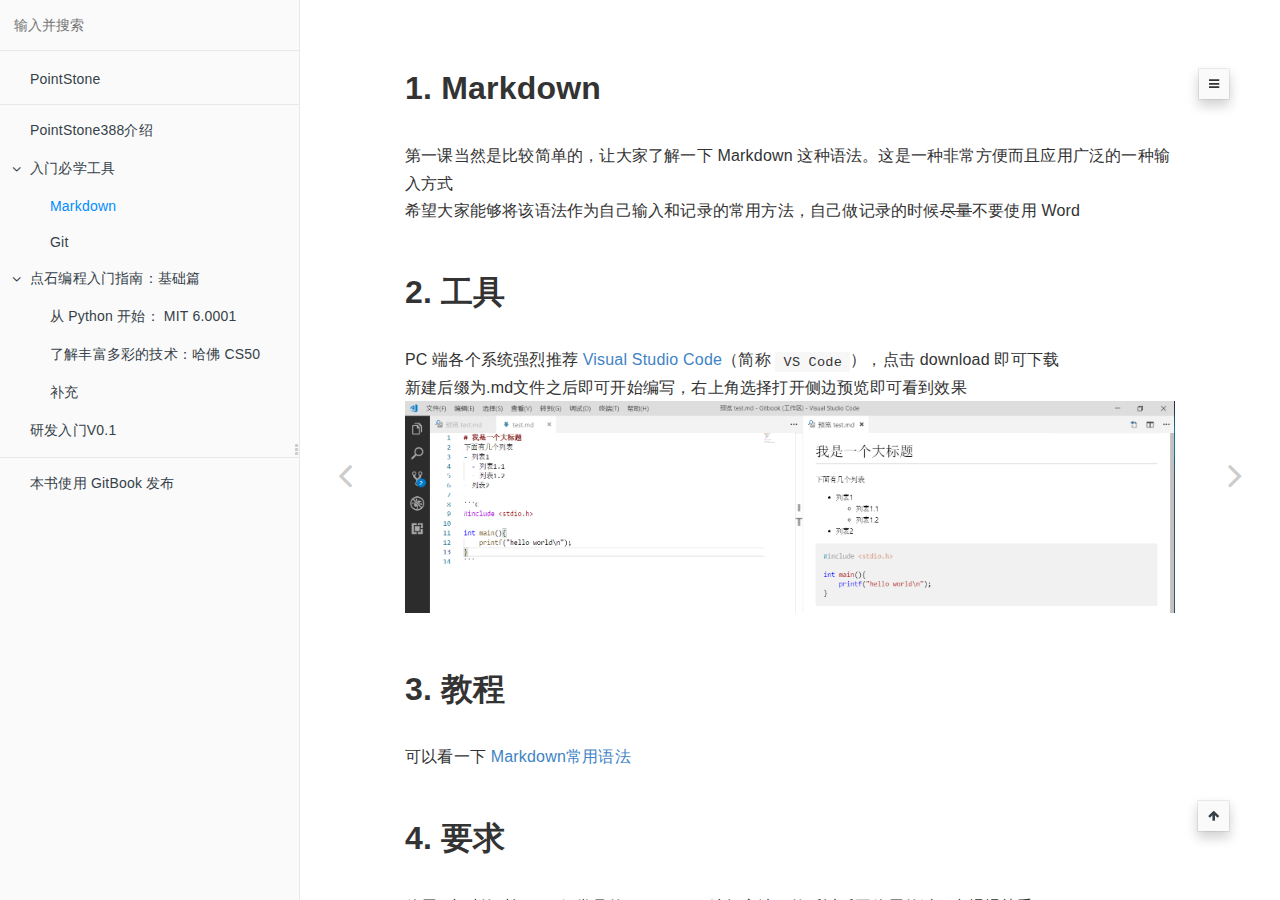
<file: First-To-Read/Markdown.html>
<!DOCTYPE HTML>
<html lang="zh-hans" >
    <head>
        <meta charset="UTF-8">
        <meta content="text/html; charset=utf-8" http-equiv="Content-Type">
        <title>Markdown · PointStone388计划</title>
        <meta http-equiv="X-UA-Compatible" content="IE=edge" />
        <meta name="description" content="">
        <meta name="generator" content="GitBook 3.2.3">
        <meta name="author" content="PointStone">
        
        
    
    <link rel="stylesheet" href="../gitbook/style.css">

    
            
                
                <link rel="stylesheet" href="../gitbook/gitbook-plugin-splitter/splitter.css">
                
            
                
                <link rel="stylesheet" href="../gitbook/gitbook-plugin-search-plus/search.css">
                
            
                
                <link rel="stylesheet" href="../gitbook/gitbook-plugin-expandable-chapters-small/expandable-chapters-small.css">
                
            
                
                <link rel="stylesheet" href="../gitbook/gitbook-plugin-anchor-navigation-ex/style/plugin.css">
                
            
                
                <link rel="stylesheet" href="../gitbook/gitbook-plugin-highlight/website.css">
                
            
                
                <link rel="stylesheet" href="../gitbook/gitbook-plugin-fontsettings/website.css">
                
            
        

    

    
        
        <link rel="stylesheet" href="../styles/website.css">
        
    

        
    
    
    
    <meta name="HandheldFriendly" content="true"/>
    <meta name="viewport" content="width=device-width, initial-scale=1, user-scalable=no">
    <meta name="apple-mobile-web-app-capable" content="yes">
    <meta name="apple-mobile-web-app-status-bar-style" content="black">
    <link rel="apple-touch-icon-precomposed" sizes="152x152" href="../gitbook/images/apple-touch-icon-precomposed-152.png">
    <link rel="shortcut icon" href="../gitbook/images/favicon.ico" type="image/x-icon">

    
    <link rel="next" href="Git.html" />
    
    
    <link rel="prev" href="First-To-Read.html" />
    

    <style>
    @media only screen and (max-width: 640px) {
        .book-header .hidden-mobile {
            display: none;
        }
    }
    </style>
    <script>
        window["gitbook-plugin-github-buttons"] = {"buttons":[{"user":"PointStoneTeam","repo":"PointStone388","type":"star","size":"small","count":true}]};
    </script>

    </head>
    <body>
        
<div class="book">
    <div class="book-summary">
        
            
<div id="book-search-input" role="search">
    <input type="text" placeholder="输入并搜索" />
</div>

            
                <nav role="navigation">
                


<ul class="summary">
    
    
    
        
        <li>
            <a href="http://pointstone.org/" target="_blank" class="custom-link">PointStone</a>
        </li>
    
    

    
    <li class="divider"></li>
    

    
        
        
    
        <li class="chapter " data-level="1.1" data-path="../">
            
                <a href="../">
            
                    
                    PointStone388介绍
            
                </a>
            

            
        </li>
    
        <li class="chapter " data-level="1.2" data-path="First-To-Read.html">
            
                <a href="First-To-Read.html">
            
                    
                    入门必学工具
            
                </a>
            

            
            <ul class="articles">
                
    
        <li class="chapter active" data-level="1.2.1" data-path="Markdown.html">
            
                <a href="Markdown.html">
            
                    
                    Markdown
            
                </a>
            

            
        </li>
    
        <li class="chapter " data-level="1.2.2" data-path="Git.html">
            
                <a href="Git.html">
            
                    
                    Git
            
                </a>
            

            
        </li>
    

            </ul>
            
        </li>
    
        <li class="chapter " data-level="1.3" data-path="../Basic/">
            
                <a href="../Basic/">
            
                    
                    点石编程入门指南：基础篇
            
                </a>
            

            
            <ul class="articles">
                
    
        <li class="chapter " data-level="1.3.1" data-path="../Basic/MIT-60001.html">
            
                <a href="../Basic/MIT-60001.html">
            
                    
                    从 Python 开始： MIT 6.0001
            
                </a>
            

            
        </li>
    
        <li class="chapter " data-level="1.3.2" data-path="../Basic/Harvard-CS50.html">
            
                <a href="../Basic/Harvard-CS50.html">
            
                    
                    了解丰富多彩的技术：哈佛 CS50
            
                </a>
            

            
        </li>
    
        <li class="chapter " data-level="1.3.3" data-path="../Basic/Others.html">
            
                <a href="../Basic/Others.html">
            
                    
                    补充
            
                </a>
            

            
        </li>
    

            </ul>
            
        </li>
    
        <li class="chapter " data-level="1.4" data-path="../Introduction-To-Development/Introduction-To-Development.html">
            
                <a href="../Introduction-To-Development/Introduction-To-Development.html">
            
                    
                    研发入门V0.1
            
                </a>
            

            
        </li>
    

    

    <li class="divider"></li>

    <li>
        <a href="https://www.gitbook.com" target="blank" class="gitbook-link">
            本书使用 GitBook 发布
        </a>
    </li>
</ul>


                </nav>
            
        
    </div>

    <div class="book-body">
        
            <div class="body-inner">
                
                    

<div class="book-header" role="navigation">
    

    <!-- Title -->
    <h1>
        <i class="fa fa-circle-o-notch fa-spin"></i>
        <a href=".." >Markdown</a>
    </h1>
</div>




                    <div class="page-wrapper" tabindex="-1" role="main">
                        <div class="page-inner">
                            
<div class="search-plus" id="book-search-results">
    <div class="search-noresults">
    
                                <section class="normal markdown-section">
                                
                                <div id="anchor-navigation-ex-navbar"><i class="fa fa-navicon"></i><ul><li><span class="title-icon "></span><a href="#markdown"><b>1. </b>Markdown</a></li><li><span class="title-icon "></span><a href="#&#x5DE5;&#x5177;"><b>2. </b>&#x5DE5;&#x5177;</a></li><li><span class="title-icon "></span><a href="#&#x6559;&#x7A0B;"><b>3. </b>&#x6559;&#x7A0B;</a></li><li><span class="title-icon "></span><a href="#&#x8981;&#x6C42;"><b>4. </b>&#x8981;&#x6C42;</a></li></ul></div><a href="#markdown" id="anchorNavigationExGoTop"><i class="fa fa-arrow-up"></i></a><h1 id="markdown"><a name="markdown" class="anchor-navigation-ex-anchor" href="#markdown"><i class="fa fa-link" aria-hidden="true"></i></a>1. Markdown</h1>
<p>&#x7B2C;&#x4E00;&#x8BFE;&#x5F53;&#x7136;&#x662F;&#x6BD4;&#x8F83;&#x7B80;&#x5355;&#x7684;&#xFF0C;&#x8BA9;&#x5927;&#x5BB6;&#x4E86;&#x89E3;&#x4E00;&#x4E0B; Markdown &#x8FD9;&#x79CD;&#x8BED;&#x6CD5;&#x3002;&#x8FD9;&#x662F;&#x4E00;&#x79CD;&#x975E;&#x5E38;&#x65B9;&#x4FBF;&#x800C;&#x4E14;&#x5E94;&#x7528;&#x5E7F;&#x6CDB;&#x7684;&#x4E00;&#x79CD;&#x8F93;&#x5165;&#x65B9;&#x5F0F;<br>&#x5E0C;&#x671B;&#x5927;&#x5BB6;&#x80FD;&#x591F;&#x5C06;&#x8BE5;&#x8BED;&#x6CD5;&#x4F5C;&#x4E3A;&#x81EA;&#x5DF1;&#x8F93;&#x5165;&#x548C;&#x8BB0;&#x5F55;&#x7684;&#x5E38;&#x7528;&#x65B9;&#x6CD5;&#xFF0C;&#x81EA;&#x5DF1;&#x505A;&#x8BB0;&#x5F55;&#x7684;&#x65F6;&#x5019;<del>&#x5C3D;&#x91CF;</del>&#x4E0D;&#x8981;&#x4F7F;&#x7528; Word  </p>
<h1 id="&#x5DE5;&#x5177;"><a name="&#x5DE5;&#x5177;" class="anchor-navigation-ex-anchor" href="#&#x5DE5;&#x5177;"><i class="fa fa-link" aria-hidden="true"></i></a>2. &#x5DE5;&#x5177;</h1>
<p>PC &#x7AEF;&#x5404;&#x4E2A;&#x7CFB;&#x7EDF;&#x5F3A;&#x70C8;&#x63A8;&#x8350; <a href="https://code.visualstudio.com/" target="_blank">Visual Studio Code</a>&#xFF08;&#x7B80;&#x79F0; <code>VS Code</code>&#xFF09;&#xFF0C;&#x70B9;&#x51FB; download &#x5373;&#x53EF;&#x4E0B;&#x8F7D;<br>&#x65B0;&#x5EFA;&#x540E;&#x7F00;&#x4E3A;.md&#x6587;&#x4EF6;&#x4E4B;&#x540E;&#x5373;&#x53EF;&#x5F00;&#x59CB;&#x7F16;&#x5199;&#xFF0C;&#x53F3;&#x4E0A;&#x89D2;&#x9009;&#x62E9;&#x6253;&#x5F00;&#x4FA7;&#x8FB9;&#x9884;&#x89C8;&#x5373;&#x53EF;&#x770B;&#x5230;&#x6548;&#x679C;<br><img src="../img/First-To-Read/VS-Code.png" alt="VS-Code">
<!-- <div align="center"> <img src="../img/First-To-Read/VS-Code.png" width="800"/> </div><br> --></p>
<h1 id="&#x6559;&#x7A0B;"><a name="&#x6559;&#x7A0B;" class="anchor-navigation-ex-anchor" href="#&#x6559;&#x7A0B;"><i class="fa fa-link" aria-hidden="true"></i></a>3. &#x6559;&#x7A0B;</h1>
<p>&#x53EF;&#x4EE5;&#x770B;&#x4E00;&#x4E0B; <a href="http://blog.cugxuan.cn/2017/05/05/Markdown/Markdown-Common-Syntax/" target="_blank">Markdown&#x5E38;&#x7528;&#x8BED;&#x6CD5;</a></p>
<h1 id="&#x8981;&#x6C42;"><a name="&#x8981;&#x6C42;" class="anchor-navigation-ex-anchor" href="#&#x8981;&#x6C42;"><i class="fa fa-link" aria-hidden="true"></i></a>4. &#x8981;&#x6C42;</h1>
<p>&#x4F7F;&#x7528;1&#x5C0F;&#x65F6;&#x7684;&#x65F6;&#x95F4;&#xFF0C;&#x4E86;&#x89E3;&#x5E38;&#x89C1;&#x7684; Markdown &#x7F16;&#x8F91;&#x65B9;&#x6CD5;&#xFF0C;&#x7136;&#x540E;&#x4EE5;&#x540E;&#x518D;&#x4F7F;&#x7528;&#x7684;&#x8FC7;&#x7A0B;&#x4E2D;&#x6162;&#x6162;&#x719F;&#x6089;<br>&#x4EE5;&#x4E0B;&#x8F83;&#x4E3A;&#x91CD;&#x8981;&#x7684;Markdown&#x8BED;&#x6CD5;&#xFF1A;</p>
<ul>
<li>&#x5404;&#x7EA7;&#x6807;&#x9898;&#x7684;&#x8F93;&#x5165;</li>
<li>&#x5982;&#x4F55;&#x4F7F;&#x7528;&#x5F15;&#x7528;</li>
<li>&#x5982;&#x4F55;&#x5BF9;&#x5173;&#x952E;&#x5B57;&#x8FDB;&#x884C;&#x52A0;&#x7C97;</li>
<li>&#x5982;&#x4F55;&#x5F15;&#x7528;&#x56FE;&#x7247;&#x548C;&#x94FE;&#x63A5;</li>
<li>&#x5982;&#x4F55;&#x7F16;&#x8F91;&#x4EE3;&#x7801;&#x5757;</li>
<li>&#x5982;&#x4F55;&#x7F16;&#x8F91;&#x7B80;&#x5355;&#x8868;&#x683C;(&#x590D;&#x6742;&#x8868;&#x683C;&#x4F7F;&#x7528; Markdown &#x5E76;&#x4E0D;&#x53CB;&#x597D;)</li>
<li>&#x5982;&#x4F55;&#x7F16;&#x8F91;&#x5217;&#x8868;</li>
</ul>

                                
                                </section>
                            
    </div>
    <div class="search-results">
        <div class="has-results">
            
            <h1 class="search-results-title"><span class='search-results-count'></span> results matching "<span class='search-query'></span>"</h1>
            <ul class="search-results-list"></ul>
            
        </div>
        <div class="no-results">
            
            <h1 class="search-results-title">No results matching "<span class='search-query'></span>"</h1>
            
        </div>
    </div>
</div>

                        </div>
                    </div>
                
            </div>

            
                
                <a href="First-To-Read.html" class="navigation navigation-prev " aria-label="Previous page: 入门必学工具">
                    <i class="fa fa-angle-left"></i>
                </a>
                
                
                <a href="Git.html" class="navigation navigation-next " aria-label="Next page: Git">
                    <i class="fa fa-angle-right"></i>
                </a>
                
            
        
    </div>

    <script>
        var gitbook = gitbook || [];
        gitbook.push(function() {
            gitbook.page.hasChanged({"page":{"title":"Markdown","level":"1.2.1","depth":2,"next":{"title":"Git","level":"1.2.2","depth":2,"path":"First-To-Read/Git.md","ref":"First-To-Read/Git.md","articles":[]},"previous":{"title":"入门必学工具","level":"1.2","depth":1,"path":"First-To-Read/First-To-Read.md","ref":"First-To-Read/First-To-Read.md","articles":[{"title":"Markdown","level":"1.2.1","depth":2,"path":"First-To-Read/Markdown.md","ref":"First-To-Read/Markdown.md","articles":[]},{"title":"Git","level":"1.2.2","depth":2,"path":"First-To-Read/Git.md","ref":"First-To-Read/Git.md","articles":[]}]},"dir":"ltr"},"config":{"plugins":["mathjax","splitter","github-buttons","copy-code-button","-lunr","-search","search-plus","expandable-chapters-small","anchor-navigation-ex"],"styles":{"website":"styles/website.css"},"pluginsConfig":{"splitter":{},"fontsettings":{"theme":"white","family":"sans","size":2},"highlight":{},"anchor-navigation-ex":{"associatedWithSummary":true,"float":{"floatIcon":"fa fa-navicon","level1Icon":"","level2Icon":"","level3Icon":"","showLevelIcon":false},"mode":"float","multipleH1":true,"pageTop":{"level1Icon":"","level2Icon":"","level3Icon":"","showLevelIcon":false},"printLog":false,"showGoTop":true,"showLevel":true},"github-buttons":{"buttons":[{"user":"PointStoneTeam","repo":"PointStone388","type":"star","size":"small","count":true}]},"mathjax":{"forceSVG":false,"version":"2.6-latest"},"expandable-chapters-small":{},"copy-code-button":{},"sharing":{"facebook":true,"twitter":true,"google":false,"weibo":false,"instapaper":false,"vk":false,"all":["facebook","google","twitter","weibo","instapaper"]},"theme-default":{"styles":{"website":"styles/website.css","pdf":"styles/pdf.css","epub":"styles/epub.css","mobi":"styles/mobi.css","ebook":"styles/ebook.css","print":"styles/print.css"},"showLevel":false},"search-plus":{}},"theme":"default","author":"PointStone","pdf":{"pageNumbers":true,"fontSize":12,"fontFamily":"Arial","paperSize":"a4","chapterMark":"pagebreak","pageBreaksBefore":"/","margin":{"right":62,"left":62,"top":56,"bottom":56}},"structure":{"langs":"LANGS.md","readme":"README.md","glossary":"GLOSSARY.md","summary":"SUMMARY.md"},"variables":{},"title":"PointStone388计划","language":"zh-hans","links":{"sidebar":{"PointStone":"http://pointstone.org/"}},"gitbook":"*"},"file":{"path":"First-To-Read/Markdown.md","mtime":"2019-01-14T14:02:45.070Z","type":"markdown"},"gitbook":{"version":"3.2.3","time":"2019-04-04T12:23:39.101Z"},"basePath":"..","book":{"language":""}});
        });
    </script>
</div>

        
    <script src="../gitbook/gitbook.js"></script>
    <script src="../gitbook/theme.js"></script>
    
        
        <script src="https://cdn.mathjax.org/mathjax/2.6-latest/MathJax.js?config=TeX-AMS-MML_HTMLorMML"></script>
        
    
        
        <script src="../gitbook/gitbook-plugin-mathjax/plugin.js"></script>
        
    
        
        <script src="../gitbook/gitbook-plugin-splitter/splitter.js"></script>
        
    
        
        <script src="../gitbook/gitbook-plugin-github-buttons/plugin.js"></script>
        
    
        
        <script src="../gitbook/gitbook-plugin-copy-code-button/toggle.js"></script>
        
    
        
        <script src="../gitbook/gitbook-plugin-search-plus/jquery.mark.min.js"></script>
        
    
        
        <script src="../gitbook/gitbook-plugin-search-plus/search.js"></script>
        
    
        
        <script src="../gitbook/gitbook-plugin-expandable-chapters-small/expandable-chapters-small.js"></script>
        
    
        
        <script src="../gitbook/gitbook-plugin-sharing/buttons.js"></script>
        
    
        
        <script src="../gitbook/gitbook-plugin-fontsettings/fontsettings.js"></script>
        
    

    </body>
</html>
</file>
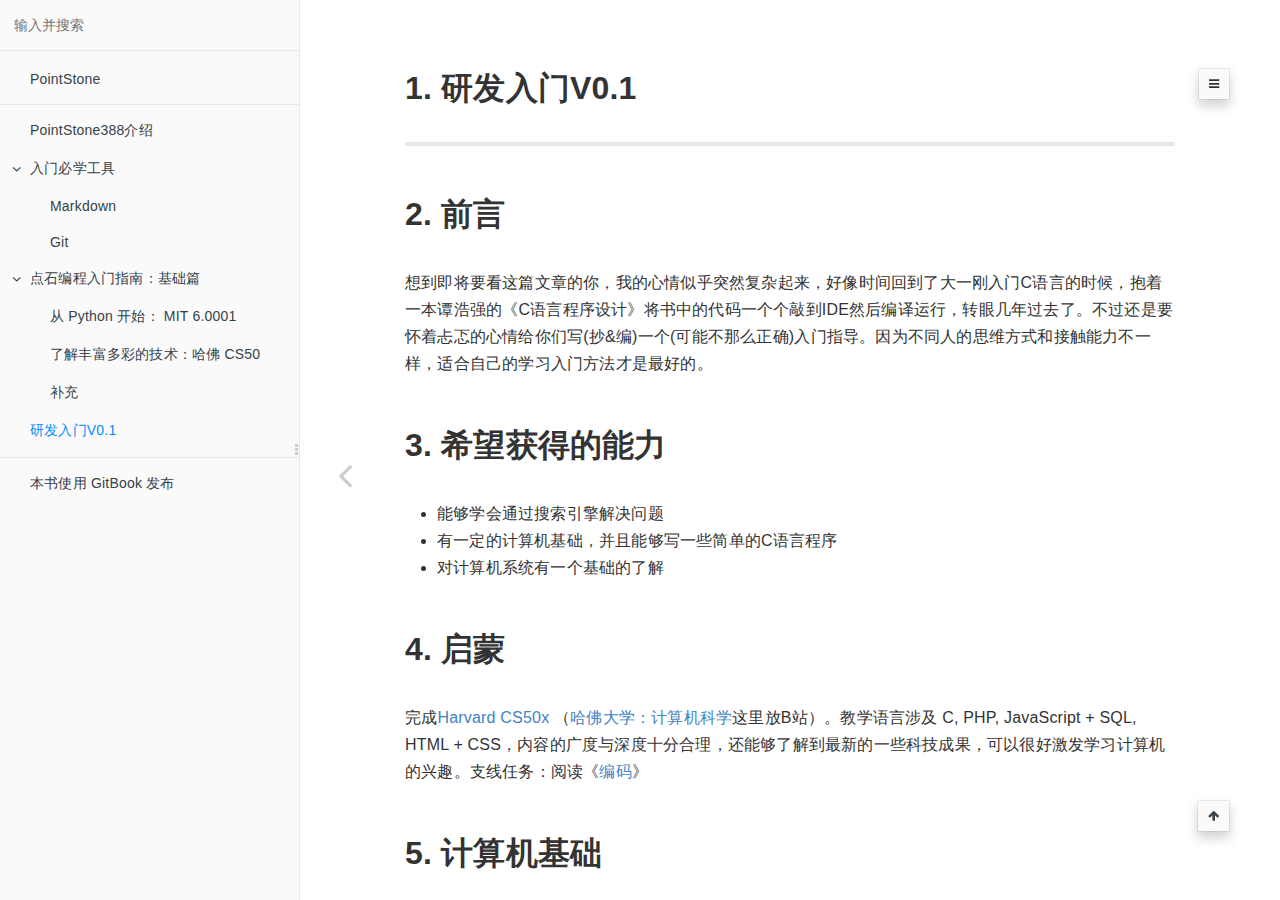
<file: Introduction-To-Development/Introduction-To-Development.html>
<!DOCTYPE HTML>
<html lang="zh-hans" >
    <head>
        <meta charset="UTF-8">
        <meta content="text/html; charset=utf-8" http-equiv="Content-Type">
        <title>研发入门V0.1 · PointStone388计划</title>
        <meta http-equiv="X-UA-Compatible" content="IE=edge" />
        <meta name="description" content="">
        <meta name="generator" content="GitBook 3.2.3">
        <meta name="author" content="PointStone">
        
        
    
    <link rel="stylesheet" href="../gitbook/style.css">

    
            
                
                <link rel="stylesheet" href="../gitbook/gitbook-plugin-splitter/splitter.css">
                
            
                
                <link rel="stylesheet" href="../gitbook/gitbook-plugin-search-plus/search.css">
                
            
                
                <link rel="stylesheet" href="../gitbook/gitbook-plugin-expandable-chapters-small/expandable-chapters-small.css">
                
            
                
                <link rel="stylesheet" href="../gitbook/gitbook-plugin-anchor-navigation-ex/style/plugin.css">
                
            
                
                <link rel="stylesheet" href="../gitbook/gitbook-plugin-highlight/website.css">
                
            
                
                <link rel="stylesheet" href="../gitbook/gitbook-plugin-fontsettings/website.css">
                
            
        

    

    
        
        <link rel="stylesheet" href="../styles/website.css">
        
    

        
    
    
    
    <meta name="HandheldFriendly" content="true"/>
    <meta name="viewport" content="width=device-width, initial-scale=1, user-scalable=no">
    <meta name="apple-mobile-web-app-capable" content="yes">
    <meta name="apple-mobile-web-app-status-bar-style" content="black">
    <link rel="apple-touch-icon-precomposed" sizes="152x152" href="../gitbook/images/apple-touch-icon-precomposed-152.png">
    <link rel="shortcut icon" href="../gitbook/images/favicon.ico" type="image/x-icon">

    
    
    <link rel="prev" href="../Basic/Others.html" />
    

    <style>
    @media only screen and (max-width: 640px) {
        .book-header .hidden-mobile {
            display: none;
        }
    }
    </style>
    <script>
        window["gitbook-plugin-github-buttons"] = {"buttons":[{"user":"PointStoneTeam","repo":"PointStone388","type":"star","size":"small","count":true}]};
    </script>

    </head>
    <body>
        
<div class="book">
    <div class="book-summary">
        
            
<div id="book-search-input" role="search">
    <input type="text" placeholder="输入并搜索" />
</div>

            
                <nav role="navigation">
                


<ul class="summary">
    
    
    
        
        <li>
            <a href="http://pointstone.org/" target="_blank" class="custom-link">PointStone</a>
        </li>
    
    

    
    <li class="divider"></li>
    

    
        
        
    
        <li class="chapter " data-level="1.1" data-path="../">
            
                <a href="../">
            
                    
                    PointStone388介绍
            
                </a>
            

            
        </li>
    
        <li class="chapter " data-level="1.2" data-path="../First-To-Read/First-To-Read.html">
            
                <a href="../First-To-Read/First-To-Read.html">
            
                    
                    入门必学工具
            
                </a>
            

            
            <ul class="articles">
                
    
        <li class="chapter " data-level="1.2.1" data-path="../First-To-Read/Markdown.html">
            
                <a href="../First-To-Read/Markdown.html">
            
                    
                    Markdown
            
                </a>
            

            
        </li>
    
        <li class="chapter " data-level="1.2.2" data-path="../First-To-Read/Git.html">
            
                <a href="../First-To-Read/Git.html">
            
                    
                    Git
            
                </a>
            

            
        </li>
    

            </ul>
            
        </li>
    
        <li class="chapter " data-level="1.3" data-path="../Basic/">
            
                <a href="../Basic/">
            
                    
                    点石编程入门指南：基础篇
            
                </a>
            

            
            <ul class="articles">
                
    
        <li class="chapter " data-level="1.3.1" data-path="../Basic/MIT-60001.html">
            
                <a href="../Basic/MIT-60001.html">
            
                    
                    从 Python 开始： MIT 6.0001
            
                </a>
            

            
        </li>
    
        <li class="chapter " data-level="1.3.2" data-path="../Basic/Harvard-CS50.html">
            
                <a href="../Basic/Harvard-CS50.html">
            
                    
                    了解丰富多彩的技术：哈佛 CS50
            
                </a>
            

            
        </li>
    
        <li class="chapter " data-level="1.3.3" data-path="../Basic/Others.html">
            
                <a href="../Basic/Others.html">
            
                    
                    补充
            
                </a>
            

            
        </li>
    

            </ul>
            
        </li>
    
        <li class="chapter active" data-level="1.4" data-path="Introduction-To-Development.html">
            
                <a href="Introduction-To-Development.html">
            
                    
                    研发入门V0.1
            
                </a>
            

            
        </li>
    

    

    <li class="divider"></li>

    <li>
        <a href="https://www.gitbook.com" target="blank" class="gitbook-link">
            本书使用 GitBook 发布
        </a>
    </li>
</ul>


                </nav>
            
        
    </div>

    <div class="book-body">
        
            <div class="body-inner">
                
                    

<div class="book-header" role="navigation">
    

    <!-- Title -->
    <h1>
        <i class="fa fa-circle-o-notch fa-spin"></i>
        <a href=".." >研发入门V0.1</a>
    </h1>
</div>




                    <div class="page-wrapper" tabindex="-1" role="main">
                        <div class="page-inner">
                            
<div class="search-plus" id="book-search-results">
    <div class="search-noresults">
    
                                <section class="normal markdown-section">
                                
                                <div id="anchor-navigation-ex-navbar"><i class="fa fa-navicon"></i><ul><li><span class="title-icon "></span><a href="#&#x7814;&#x53D1;&#x5165;&#x95E8;v01"><b>1. </b>&#x7814;&#x53D1;&#x5165;&#x95E8;V0.1</a></li><li><span class="title-icon "></span><a href="#&#x524D;&#x8A00;"><b>2. </b>&#x524D;&#x8A00;</a></li><li><span class="title-icon "></span><a href="#&#x5E0C;&#x671B;&#x83B7;&#x5F97;&#x7684;&#x80FD;&#x529B;"><b>3. </b>&#x5E0C;&#x671B;&#x83B7;&#x5F97;&#x7684;&#x80FD;&#x529B;</a></li><li><span class="title-icon "></span><a href="#&#x542F;&#x8499;"><b>4. </b>&#x542F;&#x8499;</a></li><li><span class="title-icon "></span><a href="#&#x8BA1;&#x7B97;&#x673A;&#x57FA;&#x7840;"><b>5. </b>&#x8BA1;&#x7B97;&#x673A;&#x57FA;&#x7840;</a></li><li><span class="title-icon "></span><a href="#&#x6570;&#x636E;&#x7ED3;&#x6784;&#x4E0E;&#x7B97;&#x6CD5;"><b>6. </b>&#x6570;&#x636E;&#x7ED3;&#x6784;&#x4E0E;&#x7B97;&#x6CD5;</a></li><li><span class="title-icon "></span><a href="#&#x5176;&#x4ED6;"><b>7. </b>&#x5176;&#x4ED6;</a></li><li><span class="title-icon "></span><a href="#&#x53C2;&#x8003;&#x8D44;&#x6599;"><b>8. </b>&#x53C2;&#x8003;&#x8D44;&#x6599;</a></li></ul></div><a href="#&#x7814;&#x53D1;&#x5165;&#x95E8;v01" id="anchorNavigationExGoTop"><i class="fa fa-arrow-up"></i></a><h1 id="&#x7814;&#x53D1;&#x5165;&#x95E8;v01"><a name="&#x7814;&#x53D1;&#x5165;&#x95E8;v01" class="anchor-navigation-ex-anchor" href="#&#x7814;&#x53D1;&#x5165;&#x95E8;v01"><i class="fa fa-link" aria-hidden="true"></i></a>1. &#x7814;&#x53D1;&#x5165;&#x95E8;V0.1</h1>
<hr>
<h1 id="&#x524D;&#x8A00;"><a name="&#x524D;&#x8A00;" class="anchor-navigation-ex-anchor" href="#&#x524D;&#x8A00;"><i class="fa fa-link" aria-hidden="true"></i></a>2. &#x524D;&#x8A00;</h1>
<p>&#x60F3;&#x5230;&#x5373;&#x5C06;&#x8981;&#x770B;&#x8FD9;&#x7BC7;&#x6587;&#x7AE0;&#x7684;&#x4F60;&#xFF0C;&#x6211;&#x7684;&#x5FC3;&#x60C5;&#x4F3C;&#x4E4E;&#x7A81;&#x7136;&#x590D;&#x6742;&#x8D77;&#x6765;&#xFF0C;&#x597D;&#x50CF;&#x65F6;&#x95F4;&#x56DE;&#x5230;&#x4E86;&#x5927;&#x4E00;&#x521A;&#x5165;&#x95E8;C&#x8BED;&#x8A00;&#x7684;&#x65F6;&#x5019;&#xFF0C;&#x62B1;&#x7740;&#x4E00;&#x672C;&#x8C2D;&#x6D69;&#x5F3A;&#x7684;&#x300A;C&#x8BED;&#x8A00;&#x7A0B;&#x5E8F;&#x8BBE;&#x8BA1;&#x300B;&#x5C06;&#x4E66;&#x4E2D;&#x7684;&#x4EE3;&#x7801;&#x4E00;&#x4E2A;&#x4E2A;&#x6572;&#x5230;IDE&#x7136;&#x540E;&#x7F16;&#x8BD1;&#x8FD0;&#x884C;&#xFF0C;&#x8F6C;&#x773C;&#x51E0;&#x5E74;&#x8FC7;&#x53BB;&#x4E86;&#x3002;&#x4E0D;&#x8FC7;&#x8FD8;&#x662F;&#x8981;&#x6000;&#x7740;&#x5FD0;&#x5FD1;&#x7684;&#x5FC3;&#x60C5;&#x7ED9;&#x4F60;&#x4EEC;&#x5199;(&#x6284;&amp;&#x7F16;)&#x4E00;&#x4E2A;(&#x53EF;&#x80FD;&#x4E0D;&#x90A3;&#x4E48;&#x6B63;&#x786E;)&#x5165;&#x95E8;&#x6307;&#x5BFC;&#x3002;&#x56E0;&#x4E3A;&#x4E0D;&#x540C;&#x4EBA;&#x7684;&#x601D;&#x7EF4;&#x65B9;&#x5F0F;&#x548C;&#x63A5;&#x89E6;&#x80FD;&#x529B;&#x4E0D;&#x4E00;&#x6837;&#xFF0C;&#x9002;&#x5408;&#x81EA;&#x5DF1;&#x7684;&#x5B66;&#x4E60;&#x5165;&#x95E8;&#x65B9;&#x6CD5;&#x624D;&#x662F;&#x6700;&#x597D;&#x7684;&#x3002;</p>
<h1 id="&#x5E0C;&#x671B;&#x83B7;&#x5F97;&#x7684;&#x80FD;&#x529B;"><a name="&#x5E0C;&#x671B;&#x83B7;&#x5F97;&#x7684;&#x80FD;&#x529B;" class="anchor-navigation-ex-anchor" href="#&#x5E0C;&#x671B;&#x83B7;&#x5F97;&#x7684;&#x80FD;&#x529B;"><i class="fa fa-link" aria-hidden="true"></i></a>3. &#x5E0C;&#x671B;&#x83B7;&#x5F97;&#x7684;&#x80FD;&#x529B;</h1>
<ul>
<li>&#x80FD;&#x591F;&#x5B66;&#x4F1A;&#x901A;&#x8FC7;&#x641C;&#x7D22;&#x5F15;&#x64CE;&#x89E3;&#x51B3;&#x95EE;&#x9898;</li>
<li>&#x6709;&#x4E00;&#x5B9A;&#x7684;&#x8BA1;&#x7B97;&#x673A;&#x57FA;&#x7840;&#xFF0C;&#x5E76;&#x4E14;&#x80FD;&#x591F;&#x5199;&#x4E00;&#x4E9B;&#x7B80;&#x5355;&#x7684;C&#x8BED;&#x8A00;&#x7A0B;&#x5E8F;</li>
<li>&#x5BF9;&#x8BA1;&#x7B97;&#x673A;&#x7CFB;&#x7EDF;&#x6709;&#x4E00;&#x4E2A;&#x57FA;&#x7840;&#x7684;&#x4E86;&#x89E3;</li>
</ul>
<h1 id="&#x542F;&#x8499;"><a name="&#x542F;&#x8499;" class="anchor-navigation-ex-anchor" href="#&#x542F;&#x8499;"><i class="fa fa-link" aria-hidden="true"></i></a>4. &#x542F;&#x8499;</h1>
<p>&#x5B8C;&#x6210;<a href="https://www.edx.org/course/cs50s-introduction-computer-science-harvardx-cs50x" target="_blank">Harvard CS50x</a> &#xFF08;<a href="https://www.bilibili.com/video/av12535848" target="_blank">&#x54C8;&#x4F5B;&#x5927;&#x5B66;&#xFF1A;&#x8BA1;&#x7B97;&#x673A;&#x79D1;&#x5B66;</a>&#x8FD9;&#x91CC;&#x653E;B&#x7AD9;&#xFF09;&#x3002;&#x6559;&#x5B66;&#x8BED;&#x8A00;&#x6D89;&#x53CA; C, PHP, JavaScript + SQL, HTML + CSS&#xFF0C;&#x5185;&#x5BB9;&#x7684;&#x5E7F;&#x5EA6;&#x4E0E;&#x6DF1;&#x5EA6;&#x5341;&#x5206;&#x5408;&#x7406;&#xFF0C;&#x8FD8;&#x80FD;&#x591F;&#x4E86;&#x89E3;&#x5230;&#x6700;&#x65B0;&#x7684;&#x4E00;&#x4E9B;&#x79D1;&#x6280;&#x6210;&#x679C;&#xFF0C;&#x53EF;&#x4EE5;&#x5F88;&#x597D;&#x6FC0;&#x53D1;&#x5B66;&#x4E60;&#x8BA1;&#x7B97;&#x673A;&#x7684;&#x5174;&#x8DA3;&#x3002;&#x652F;&#x7EBF;&#x4EFB;&#x52A1;&#xFF1A;&#x9605;&#x8BFB;&#x300A;<a href="https://book.douban.com/subject/20260928/" target="_blank">&#x7F16;&#x7801;</a>&#x300B;</p>
<h1 id="&#x8BA1;&#x7B97;&#x673A;&#x57FA;&#x7840;"><a name="&#x8BA1;&#x7B97;&#x673A;&#x57FA;&#x7840;" class="anchor-navigation-ex-anchor" href="#&#x8BA1;&#x7B97;&#x673A;&#x57FA;&#x7840;"><i class="fa fa-link" aria-hidden="true"></i></a>5. &#x8BA1;&#x7B97;&#x673A;&#x57FA;&#x7840;</h1>
<p>&#x5982;&#x679C;&#x6709;&#x5174;&#x8DA3;&#x53EF;&#x4EE5;&#x8BFB;&#x4E00;&#x4E0B;&#x8FD9;&#x672C;&#x4E66;<a href="http://csapp.cs.cmu.edu/" target="_blank">Computer Systems: A Programmer&apos;s Perspective, 3/E</a>&#x300A;&#x6DF1;&#x5165;&#x7406;&#x89E3;&#x8BA1;&#x7B97;&#x673A;&#x7CFB;&#x7EDF;&#x300B;<br>&#x5982;&#x679C;&#x89C9;&#x5F97;&#x81EA;&#x5DF1;&#x7684;&#x5B66;&#x4E60;&#x8FDB;&#x5EA6;&#x4E0D;&#x591F;&#x5FEB;&#x4E5F;&#x53EF;&#x4EE5;&#x76F4;&#x63A5;&#x5F00;&#x59CB;&#x5B66;&#x4E60;&#x300A;<a href="https://book.douban.com/subject/1139336/" target="_blank">C&#x8BED;&#x8A00;&#x7A0B;&#x5E8F;&#x8BBE;&#x8BA1;</a>&#x300B;&#xFF0C;&#x5B66;&#x7684;&#x5DEE;&#x4E0D;&#x591A;&#x4E86;&#x518D;&#x56DE;&#x53BB;&#x770B;&#x300A;&#x6DF1;&#x5165;&#x7406;&#x89E3;&#x8BA1;&#x7B97;&#x673A;&#x7CFB;&#x7EDF;&#x300B;&#xFF0C;&#x8FD9;&#x672C;&#x4E66;&#x5BF9;&#x4E8E;&#x7406;&#x89E3;&#x8BA1;&#x7B97;&#x673A;&#x7CFB;&#x7EDF;&#x662F;&#x6709;&#x5F88;&#x5927;&#x5E2E;&#x52A9;&#x7684;&#x3002;</p>
<h1 id="&#x6570;&#x636E;&#x7ED3;&#x6784;&#x4E0E;&#x7B97;&#x6CD5;"><a name="&#x6570;&#x636E;&#x7ED3;&#x6784;&#x4E0E;&#x7B97;&#x6CD5;" class="anchor-navigation-ex-anchor" href="#&#x6570;&#x636E;&#x7ED3;&#x6784;&#x4E0E;&#x7B97;&#x6CD5;"><i class="fa fa-link" aria-hidden="true"></i></a>6. &#x6570;&#x636E;&#x7ED3;&#x6784;&#x4E0E;&#x7B97;&#x6CD5;</h1>
<p>&#x5B66;&#x5B8C;&#x4E86;C&#x8BED;&#x8A00;&#x548C;&#x8BA1;&#x7B97;&#x673A;&#x7CFB;&#x7EDF;&#x4E4B;&#x540E;&#xFF0C;&#x53EF;&#x4EE5;&#x5B66;&#x4E60;&#x4E00;&#x4E0B;&#x6570;&#x636E;&#x7ED3;&#x6784;&#x548C;&#x7B97;&#x6CD5;&#x5427;&#x3002;
&#x63A8;&#x8350;&#x4E00;&#x4E0B;&#x8FD9;&#x4E2A;&#x8BFE;&#x6D59;&#x6C5F;&#x5927;&#x5B66;&#x7684;<a href="https://www.icourse163.org/course/0809ZJU009-93001" target="_blank">&#x6570;&#x636E;&#x7ED3;&#x6784;</a>&#xFF0C;&#x5982;&#x679C;&#x80FD;&#x591F;&#x770B;&#x5B8C;&#x800C;&#x4E14;&#x505A;&#x5B8C;PAT&#x4E0A;&#x7684;&#x4E60;&#x9898;&#xFF0C;&#x4F60;&#x7684;&#x7F16;&#x7A0B;&#x6C34;&#x5E73;&#x4F1A;&#x6709;&#x4E00;&#x4E2A;&#x5F88;&#x5927;&#x7684;&#x63D0;&#x5347;&#x3002;</p>
<h1 id="&#x5176;&#x4ED6;"><a name="&#x5176;&#x4ED6;" class="anchor-navigation-ex-anchor" href="#&#x5176;&#x4ED6;"><i class="fa fa-link" aria-hidden="true"></i></a>7. &#x5176;&#x4ED6;</h1>
<ol>
<li>&#x5B66;&#x4F1A;&#x63D0;&#x95EE;&#xFF1A;&#x5B66;&#x4E60;&#x4E2D;&#x80AF;&#x5B9A;&#x4F1A;&#x9047;&#x5230;&#x95EE;&#x9898;&#xFF0C;&#x5E94;&#x8BE5;&#x5B66;&#x4F1A;&#x6B63;&#x786E;&#x7684;&#x4F7F;&#x7528;&#x641C;&#x7D22;&#x5F15;&#x64CE;&#x3002;&#x5F53;&#x5355;&#x9760;&#x68C0;&#x7D22;&#x65E0;&#x6CD5;&#x89E3;&#x51B3;&#x95EE;&#x9898;&#x65F6;&#xFF0C;&#x53BB; <a href="https://stackoverflow.com/" target="_blank">Stack Overflow</a>&#x6216;&#x77E5;&#x4E4E;&#x63D0;&#x95EE;&#xFF0C;&#x63D0;&#x95EE;&#x524D;&#x8BFB;&#x8BFB;&#x8FD9;&#x7BC7;&#x6587;&#x7AE0;&#xFF1A;<a href="https://mp.weixin.qq.com/s?__biz=MzI3NDI5ODQ2Ng==&amp;mid=2247483666&amp;idx=1&amp;sn=201c119360515cfd7765a6fe6fb5d855" target="_blank">&#x80FD;&#x6709;&#x6548;&#x89E3;&#x51B3;&#x95EE;&#x9898;&#x7684;&#x63D0;&#x95EE;&#x65B9;&#x6CD5;</a>&#x3002;</li>
<li>&#x4E0D;&#x8981;&#x505A;&#x4E00;&#x5339;&#x72EC;&#x72FC;&#xFF1A;&#x5C1D;&#x8BD5;&#x5728;&#x4E0E;&#x4ED6;&#x4EBA;&#x4EA4;&#x6D41;&#x60F3;&#x6CD5;&#x3002;&#x5C1D;&#x8BD5;&#x642D;&#x5EFA;&#x4E00;&#x4E2A;&#x50CF;&#x8FD9;&#x6837;&#x7B80;&#x5355;&#x7684;&#x4E2A;&#x4EBA;&#x7F51;&#x7AD9;&#x3002;&#x8BD5;&#x7740;&#x5728;&#x535A;&#x5BA2;&#x4E0A;&#x8BB0;&#x5F55;&#x81EA;&#x5DF1;&#x7684;&#x60F3;&#x6CD5;&#x3002;&#x6536;&#x85CF;&#x81EA;&#x5DF1;&#x559C;&#x6B22;&#x7684;&#x7F16;&#x7A0B;&#x7C7B;&#x535A;&#x5BA2;&#x3002;</li>
<li>&#x5B66;&#x597D;&#x82F1;&#x8BED;&#xFF1A;&#x82F1;&#x8BED;&#x662F;&#x4F60;&#x83B7;&#x53D6;&#x9AD8;&#x8D28;&#x91CF;&#x5B66;&#x4E60;&#x8D44;&#x6E90;&#x7684;&#x4E3B;&#x8981;&#x5DE5;&#x5177;&#xFF0C;&#x4F46;&#x5728;&#x5165;&#x95E8;&#x9636;&#x6BB5;&#xFF0C;&#x6240;&#x770B;&#x7684;&#x90A3;&#x4E9B;&#x7FFB;&#x8BD1;&#x4E66;&#x4FE1;&#x606F;&#x635F;&#x8017;&#x4E5F;&#x6CA1;&#x90A3;&#x4E48;&#x4E25;&#x91CD;&#xFF0C;&#x4EE5;&#x4F60;&#x81EA;&#x5DF1;&#x60C5;&#x51B5;&#x6743;&#x8861;&#x5427;&#x3002;</li>
</ol>
<h1 id="&#x53C2;&#x8003;&#x8D44;&#x6599;"><a name="&#x53C2;&#x8003;&#x8D44;&#x6599;" class="anchor-navigation-ex-anchor" href="#&#x53C2;&#x8003;&#x8D44;&#x6599;"><i class="fa fa-link" aria-hidden="true"></i></a>8. &#x53C2;&#x8003;&#x8D44;&#x6599;</h1>
<p>&#x6709;&#x8BB8;&#x591A;&#x5185;&#x5BB9;&#x662F;&#x6458;&#x81EA;&#x4EE5;&#x4E0B;&#x8D44;&#x6599;&#xFF0C;(<del>&#x5982;&#x679C;&#x4F60;&#x6709;&#x7A7A;</del>)<strong>&#x5F3A;&#x70C8;&#x63A8;&#x8350;&#x53BB;&#x9605;&#x8BFB;&#x539F;&#x6587;</strong></p>
<ul>
<li><a href="https://zhuanlan.zhihu.com/p/19959253?utm_source=qq&amp;utm_medium=social&amp;utm_oi=42509489143808" target="_blank">&#x7F16;&#x7A0B;&#x5165;&#x95E8;&#x6307;&#x5357; v1.5</a></li>
</ul>

                                
                                </section>
                            
    </div>
    <div class="search-results">
        <div class="has-results">
            
            <h1 class="search-results-title"><span class='search-results-count'></span> results matching "<span class='search-query'></span>"</h1>
            <ul class="search-results-list"></ul>
            
        </div>
        <div class="no-results">
            
            <h1 class="search-results-title">No results matching "<span class='search-query'></span>"</h1>
            
        </div>
    </div>
</div>

                        </div>
                    </div>
                
            </div>

            
                
                <a href="../Basic/Others.html" class="navigation navigation-prev navigation-unique" aria-label="Previous page: 补充">
                    <i class="fa fa-angle-left"></i>
                </a>
                
                
            
        
    </div>

    <script>
        var gitbook = gitbook || [];
        gitbook.push(function() {
            gitbook.page.hasChanged({"page":{"title":"研发入门V0.1","level":"1.4","depth":1,"previous":{"title":"补充","level":"1.3.3","depth":2,"path":"Basic/Others.md","ref":"Basic/Others.md","articles":[]},"dir":"ltr"},"config":{"plugins":["mathjax","splitter","github-buttons","copy-code-button","-lunr","-search","search-plus","expandable-chapters-small","anchor-navigation-ex"],"styles":{"website":"styles/website.css"},"pluginsConfig":{"splitter":{},"fontsettings":{"theme":"white","family":"sans","size":2},"highlight":{},"anchor-navigation-ex":{"associatedWithSummary":true,"float":{"floatIcon":"fa fa-navicon","level1Icon":"","level2Icon":"","level3Icon":"","showLevelIcon":false},"mode":"float","multipleH1":true,"pageTop":{"level1Icon":"","level2Icon":"","level3Icon":"","showLevelIcon":false},"printLog":false,"showGoTop":true,"showLevel":true},"github-buttons":{"buttons":[{"user":"PointStoneTeam","repo":"PointStone388","type":"star","size":"small","count":true}]},"mathjax":{"forceSVG":false,"version":"2.6-latest"},"expandable-chapters-small":{},"copy-code-button":{},"sharing":{"facebook":true,"twitter":true,"google":false,"weibo":false,"instapaper":false,"vk":false,"all":["facebook","google","twitter","weibo","instapaper"]},"theme-default":{"styles":{"website":"styles/website.css","pdf":"styles/pdf.css","epub":"styles/epub.css","mobi":"styles/mobi.css","ebook":"styles/ebook.css","print":"styles/print.css"},"showLevel":false},"search-plus":{}},"theme":"default","author":"PointStone","pdf":{"pageNumbers":true,"fontSize":12,"fontFamily":"Arial","paperSize":"a4","chapterMark":"pagebreak","pageBreaksBefore":"/","margin":{"right":62,"left":62,"top":56,"bottom":56}},"structure":{"langs":"LANGS.md","readme":"README.md","glossary":"GLOSSARY.md","summary":"SUMMARY.md"},"variables":{},"title":"PointStone388计划","language":"zh-hans","links":{"sidebar":{"PointStone":"http://pointstone.org/"}},"gitbook":"*"},"file":{"path":"Introduction-To-Development/Introduction-To-Development.md","mtime":"2019-01-14T14:02:45.070Z","type":"markdown"},"gitbook":{"version":"3.2.3","time":"2019-04-04T12:23:39.101Z"},"basePath":"..","book":{"language":""}});
        });
    </script>
</div>

        
    <script src="../gitbook/gitbook.js"></script>
    <script src="../gitbook/theme.js"></script>
    
        
        <script src="https://cdn.mathjax.org/mathjax/2.6-latest/MathJax.js?config=TeX-AMS-MML_HTMLorMML"></script>
        
    
        
        <script src="../gitbook/gitbook-plugin-mathjax/plugin.js"></script>
        
    
        
        <script src="../gitbook/gitbook-plugin-splitter/splitter.js"></script>
        
    
        
        <script src="../gitbook/gitbook-plugin-github-buttons/plugin.js"></script>
        
    
        
        <script src="../gitbook/gitbook-plugin-copy-code-button/toggle.js"></script>
        
    
        
        <script src="../gitbook/gitbook-plugin-search-plus/jquery.mark.min.js"></script>
        
    
        
        <script src="../gitbook/gitbook-plugin-search-plus/search.js"></script>
        
    
        
        <script src="../gitbook/gitbook-plugin-expandable-chapters-small/expandable-chapters-small.js"></script>
        
    
        
        <script src="../gitbook/gitbook-plugin-sharing/buttons.js"></script>
        
    
        
        <script src="../gitbook/gitbook-plugin-fontsettings/fontsettings.js"></script>
        
    

    </body>
</html>
</file>
<file: gitbook/gitbook-plugin-splitter/splitter.css>
.divider-content-summary {
    position: absolute;
    top: 0;
    right: 0;
    height: 100%;
    width: 5px;
	display: table;
	cursor: col-resize;
    color: #ccc;
    -webkit-transition: color 350ms ease;
    -moz-transition: color 350ms ease;
    -o-transition: color 350ms ease;
    transition: color 350ms ease
}
.divider-content-summary:hover {
    color: #444;
}
    .divider-content-summary__icon {
        display: table-cell;
        vertical-align: middle;
        text-align: center;
    }
</file>
<file: gitbook/gitbook-plugin-search-plus/search.css>
/*
    This CSS only styled the search results section, not the search input
    It defines the basic interraction to hide content when displaying results, etc
*/
#book-search-input {
  background: inherit;
}
#book-search-results .search-results {
  display: none;
}
#book-search-results .search-results ul.search-results-list {
  list-style-type: none;
  padding-left: 0;
}
#book-search-results .search-results ul.search-results-list li {
  margin-bottom: 1.5rem;
  padding-bottom: 0.5rem;
  /* Highlight results */
}
#book-search-results .search-results ul.search-results-list li p em {
  background-color: rgba(255, 220, 0, 0.4);
  font-style: normal;
}
#book-search-results .search-results .no-results {
  display: none;
}
#book-search-results.open .search-results {
  display: block;
}
#book-search-results.open .search-noresults {
  display: none;
}
#book-search-results.no-results .search-results .has-results {
  display: none;
}
#book-search-results.no-results .search-results .no-results {
  display: block;
}
#book-search-results span.search-highlight-keyword {
  background: #ff0;
}
#book-search-results.search-plus .search-results .has-results .search-results-item {
  color: inherit;
}
</file>
<file: gitbook/gitbook-plugin-expandable-chapters-small/expandable-chapters-small.css>
.book .book-summary .chapter > .articles {
	overflow: hidden;
	max-height: 0px;
}

.book .book-summary .chapter.expanded > .articles {
	max-height: 9999px;
}

.book .book-summary .exc-trigger {
	position: absolute;
  	left: 12px;
  	top: 12px;
}

.book .book-summary ul.summary li a,
.book .book-summary ul.summary li span {
	padding-left: 30px;
}

.book .book-summary .exc-trigger:before {
  	content: "\f105";
}

.book .book-summary .expanded > a .exc-trigger:before,
.book .book-summary .expanded > span .exc-trigger:before {
	content: "\f107";
}
</file>
<file: gitbook/gitbook-plugin-anchor-navigation-ex/style/plugin.css>
/** 浮动导航 */
#anchor-navigation-ex-navbar {
    background-color: #fafafa;
    border: 1px solid rgba(0, 0, 0, .07);
    border-radius: 1px;
    -webkit-box-shadow: 0 6px 12px rgba(0, 0, 0, .175);
    box-shadow: 0 6px 12px rgba(0, 0, 0, .175);
    background-clip: padding-box;
    padding: 5px 10px;
    position: fixed;
    /*background-color: rgba(255,255,255,0.98);*/
    right: 50px;
    top: 68px;
    font-size: 12px;
    white-space: nowrap;
    z-index: 999;
    cursor: pointer;
    text-align: right;
    max-height: 70%;
    overflow-y: auto;
    overflow-x: hidden;
}

#anchor-navigation-ex-navbar ul {
    display: none;
    text-align: left;
    padding-right: 10px;
    padding-left: 10px;
    list-style-type: none;
}

#anchor-navigation-ex-navbar:hover ul {
    display: block;
}

#anchor-navigation-ex-navbar ul li a {
    text-decoration: none;
    border-bottom: none;
    font-size: 14px;
    color: #364149;
    background: 0 0;
    text-overflow: ellipsis;
    overflow: hidden;
    white-space: nowrap;
    position: relative;
}

#anchor-navigation-ex-navbar ul li a:hover {
    text-decoration: underline;
}

#anchor-navigation-ex-navbar ul li .title-icon {
    padding-right: 4px;
}

/*对应官网皮肤主题颜色*/
.book.color-theme-1 #anchor-navigation-ex-navbar {
    background-color: #111111;
    border-color: #7e888b;
    color: #afa790;
}

.book.color-theme-1 #anchor-navigation-ex-navbar ul li a {
    color: #877f6a;
}

.book.color-theme-2 #anchor-navigation-ex-navbar {
    background-color: #2d3143;
    border-color: #272a3a;
    color: #bcc1d2;
}

.book.color-theme-2 #anchor-navigation-ex-navbar ul li a {
    color: #c1c6d7;
}

/* 返回顶部 */
#anchorNavigationExGoTop {
    position: fixed;
    right: 50px;
    bottom: 68px;
    background-color: #fafafa;
    border: 1px solid rgba(0, 0, 0, .07);
    border-radius: 1px;
    -webkit-box-shadow: 0 6px 12px rgba(0, 0, 0, .175);
    box-shadow: 0 6px 12px rgba(0, 0, 0, .175);
    background-clip: padding-box;
    z-index: 999;
    cursor: pointer;
    font-size: 12px;
    padding: 5px 10px;
    color: #364149;
}
/*对应官网皮肤主题颜色*/
.book.color-theme-1 #anchorNavigationExGoTop {
    background-color: #111111;
    border-color: #7e888b;
    color: #afa790;
}

.book.color-theme-2 #anchorNavigationExGoTop {
    background-color: #2d3143;
    border-color: #272a3a;
    color: #bcc1d2;
}

a.anchor-navigation-ex-anchor {
    color: inherit !important;
    display: none;
    margin-left: -30px;
    padding-left: 40px;
    cursor: pointer;
    position: absolute;
    top: 0;
    left: 0;
    bottom: 0;
}

a.anchor-navigation-ex-anchor i {
    margin-left: -30px;
    /*color: #000;*/
    vertical-align: middle;
    font-size: 16px !important;
}

h1, h2, h3, h4, h5, h6 {
    position: relative;
}

h1:hover a.anchor-navigation-ex-anchor, h2:hover a.anchor-navigation-ex-anchor, h3:hover a.anchor-navigation-ex-anchor,
h4:hover a.anchor-navigation-ex-anchor, h5:hover a.anchor-navigation-ex-anchor, h6:hover a.anchor-navigation-ex-anchor {
    display: inline-block;
}

.book .book-body .page-wrapper .page-inner section.normal {
    overflow: visible;
}

/* 页面内顶部固定导航  */
#anchor-navigation-ex-pagetop-navbar{
    border: 1px solid rgba(0, 0, 0, .07);
    border-radius: 1px;
    background-clip: padding-box;
    padding: 5px 10px;
    background-color: #fafafa;
    font-size: 12px;
}

#anchor-navigation-ex-pagetop-navbar ul {
    text-align: left;
    padding-right: 10px;
    padding-left: 10px;
    list-style-type: none;
}

#anchor-navigation-ex-pagetop-navbar:hover ul {
    display: block;
}

#anchor-navigation-ex-pagetop-navbar ul li a {
    text-decoration: none;
    border-bottom: none;
    font-size: 14px;
    color: #364149;
    background: 0 0;
    text-overflow: ellipsis;
    overflow: hidden;
    white-space: nowrap;
    position: relative;
}

#anchor-navigation-ex-pagetop-navbar ul li a:hover {
    text-decoration: underline;
}

#anchor-navigation-ex-pagetop-navbar ul li .title-icon {
    padding-right: 4px;
}

/*对应官网皮肤主题颜色*/
.book.color-theme-1 #anchor-navigation-ex-pagetop-navbar {
    background-color: #111111;
    border-color: #7e888b;
    color: #afa790;
}

.book.color-theme-1 #anchor-navigation-ex-pagetop-navbar ul li a {
    color: #877f6a;
}

.book.color-theme-2 #anchor-navigation-ex-pagetop-navbar {
    background-color: #2d3143;
    border-color: #272a3a;
    color: #bcc1d2;
}

.book.color-theme-2 #anchor-navigation-ex-pagetop-navbar ul li a {
    color: #c1c6d7;
}
</file>
<file: gitbook/gitbook-plugin-highlight/website.css>
.book .book-body .page-wrapper .page-inner section.normal pre,
.book .book-body .page-wrapper .page-inner section.normal code {
  /* http://jmblog.github.com/color-themes-for-google-code-highlightjs */
  /* Tomorrow Comment */
  /* Tomorrow Red */
  /* Tomorrow Orange */
  /* Tomorrow Yellow */
  /* Tomorrow Green */
  /* Tomorrow Aqua */
  /* Tomorrow Blue */
  /* Tomorrow Purple */
}
.book .book-body .page-wrapper .page-inner section.normal pre .hljs-comment,
.book .book-body .page-wrapper .page-inner section.normal code .hljs-comment,
.book .book-body .page-wrapper .page-inner section.normal pre .hljs-title,
.book .book-body .page-wrapper .page-inner section.normal code .hljs-title {
  color: #8e908c;
}
.book .book-body .page-wrapper .page-inner section.normal pre .hljs-variable,
.book .book-body .page-wrapper .page-inner section.normal code .hljs-variable,
.book .book-body .page-wrapper .page-inner section.normal pre .hljs-attribute,
.book .book-body .page-wrapper .page-inner section.normal code .hljs-attribute,
.book .book-body .page-wrapper .page-inner section.normal pre .hljs-tag,
.book .book-body .page-wrapper .page-inner section.normal code .hljs-tag,
.book .book-body .page-wrapper .page-inner section.normal pre .hljs-regexp,
.book .book-body .page-wrapper .page-inner section.normal code .hljs-regexp,
.book .book-body .page-wrapper .page-inner section.normal pre .hljs-deletion,
.book .book-body .page-wrapper .page-inner section.normal code .hljs-deletion,
.book .book-body .page-wrapper .page-inner section.normal pre .ruby .hljs-constant,
.book .book-body .page-wrapper .page-inner section.normal code .ruby .hljs-constant,
.book .book-body .page-wrapper .page-inner section.normal pre .xml .hljs-tag .hljs-title,
.book .book-body .page-wrapper .page-inner section.normal code .xml .hljs-tag .hljs-title,
.book .book-body .page-wrapper .page-inner section.normal pre .xml .hljs-pi,
.book .book-body .page-wrapper .page-inner section.normal code .xml .hljs-pi,
.book .book-body .page-wrapper .page-inner section.normal pre .xml .hljs-doctype,
.book .book-body .page-wrapper .page-inner section.normal code .xml .hljs-doctype,
.book .book-body .page-wrapper .page-inner section.normal pre .html .hljs-doctype,
.book .book-body .page-wrapper .page-inner section.normal code .html .hljs-doctype,
.book .book-body .page-wrapper .page-inner section.normal pre .css .hljs-id,
.book .book-body .page-wrapper .page-inner section.normal code .css .hljs-id,
.book .book-body .page-wrapper .page-inner section.normal pre .css .hljs-class,
.book .book-body .page-wrapper .page-inner section.normal code .css .hljs-class,
.book .book-body .page-wrapper .page-inner section.normal pre .css .hljs-pseudo,
.book .book-body .page-wrapper .page-inner section.normal code .css .hljs-pseudo {
  color: #c82829;
}
.book .book-body .page-wrapper .page-inner section.normal pre .hljs-number,
.book .book-body .page-wrapper .page-inner section.normal code .hljs-number,
.book .book-body .page-wrapper .page-inner section.normal pre .hljs-preprocessor,
.book .book-body .page-wrapper .page-inner section.normal code .hljs-preprocessor,
.book .book-body .page-wrapper .page-inner section.normal pre .hljs-pragma,
.book .book-body .page-wrapper .page-inner section.normal code .hljs-pragma,
.book .book-body .page-wrapper .page-inner section.normal pre .hljs-built_in,
.book .book-body .page-wrapper .page-inner section.normal code .hljs-built_in,
.book .book-body .page-wrapper .page-inner section.normal pre .hljs-literal,
.book .book-body .page-wrapper .page-inner section.normal code .hljs-literal,
.book .book-body .page-wrapper .page-inner section.normal pre .hljs-params,
.book .book-body .page-wrapper .page-inner section.normal code .hljs-params,
.book .book-body .page-wrapper .page-inner section.normal pre .hljs-constant,
.book .book-body .page-wrapper .page-inner section.normal code .hljs-constant {
  color: #f5871f;
}
.book .book-body .page-wrapper .page-inner section.normal pre .ruby .hljs-class .hljs-title,
.book .book-body .page-wrapper .page-inner section.normal code .ruby .hljs-class .hljs-title,
.book .book-body .page-wrapper .page-inner section.normal pre .css .hljs-rules .hljs-attribute,
.book .book-body .page-wrapper .page-inner section.normal code .css .hljs-rules .hljs-attribute {
  color: #eab700;
}
.book .book-body .page-wrapper .page-inner section.normal pre .hljs-string,
.book .book-body .page-wrapper .page-inner section.normal code .hljs-string,
.book .book-body .page-wrapper .page-inner section.normal pre .hljs-value,
.book .book-body .page-wrapper .page-inner section.normal code .hljs-value,
.book .book-body .page-wrapper .page-inner section.normal pre .hljs-inheritance,
.book .book-body .page-wrapper .page-inner section.normal code .hljs-inheritance,
.book .book-body .page-wrapper .page-inner section.normal pre .hljs-header,
.book .book-body .page-wrapper .page-inner section.normal code .hljs-header,
.book .book-body .page-wrapper .page-inner section.normal pre .hljs-addition,
.book .book-body .page-wrapper .page-inner section.normal code .hljs-addition,
.book .book-body .page-wrapper .page-inner section.normal pre .ruby .hljs-symbol,
.book .book-body .page-wrapper .page-inner section.normal code .ruby .hljs-symbol,
.book .book-body .page-wrapper .page-inner section.normal pre .xml .hljs-cdata,
.book .book-body .page-wrapper .page-inner section.normal code .xml .hljs-cdata {
  color: #718c00;
}
.book .book-body .page-wrapper .page-inner section.normal pre .css .hljs-hexcolor,
.book .book-body .page-wrapper .page-inner section.normal code .css .hljs-hexcolor {
  color: #3e999f;
}
.book .book-body .page-wrapper .page-inner section.normal pre .hljs-function,
.book .book-body .page-wrapper .page-inner section.normal code .hljs-function,
.book .book-body .page-wrapper .page-inner section.normal pre .python .hljs-decorator,
.book .book-body .page-wrapper .page-inner section.normal code .python .hljs-decorator,
.book .book-body .page-wrapper .page-inner section.normal pre .python .hljs-title,
.book .book-body .page-wrapper .page-inner section.normal code .python .hljs-title,
.book .book-body .page-wrapper .page-inner section.normal pre .ruby .hljs-function .hljs-title,
.book .book-body .page-wrapper .page-inner section.normal code .ruby .hljs-function .hljs-title,
.book .book-body .page-wrapper .page-inner section.normal pre .ruby .hljs-title .hljs-keyword,
.book .book-body .page-wrapper .page-inner section.normal code .ruby .hljs-title .hljs-keyword,
.book .book-body .page-wrapper .page-inner section.normal pre .perl .hljs-sub,
.book .book-body .page-wrapper .page-inner section.normal code .perl .hljs-sub,
.book .book-body .page-wrapper .page-inner section.normal pre .javascript .hljs-title,
.book .book-body .page-wrapper .page-inner section.normal code .javascript .hljs-title,
.book .book-body .page-wrapper .page-inner section.normal pre .coffeescript .hljs-title,
.book .book-body .page-wrapper .page-inner section.normal code .coffeescript .hljs-title {
  color: #4271ae;
}
.book .book-body .page-wrapper .page-inner section.normal pre .hljs-keyword,
.book .book-body .page-wrapper .page-inner section.normal code .hljs-keyword,
.book .book-body .page-wrapper .page-inner section.normal pre .javascript .hljs-function,
.book .book-body .page-wrapper .page-inner section.normal code .javascript .hljs-function {
  color: #8959a8;
}
.book .book-body .page-wrapper .page-inner section.normal pre .hljs,
.book .book-body .page-wrapper .page-inner section.normal code .hljs {
  display: block;
  background: white;
  color: #4d4d4c;
  padding: 0.5em;
}
.book .book-body .page-wrapper .page-inner section.normal pre .coffeescript .javascript,
.book .book-body .page-wrapper .page-inner section.normal code .coffeescript .javascript,
.book .book-body .page-wrapper .page-inner section.normal pre .javascript .xml,
.book .book-body .page-wrapper .page-inner section.normal code .javascript .xml,
.book .book-body .page-wrapper .page-inner section.normal pre .tex .hljs-formula,
.book .book-body .page-wrapper .page-inner section.normal code .tex .hljs-formula,
.book .book-body .page-wrapper .page-inner section.normal pre .xml .javascript,
.book .book-body .page-wrapper .page-inner section.normal code .xml .javascript,
.book .book-body .page-wrapper .page-inner section.normal pre .xml .vbscript,
.book .book-body .page-wrapper .page-inner section.normal code .xml .vbscript,
.book .book-body .page-wrapper .page-inner section.normal pre .xml .css,
.book .book-body .page-wrapper .page-inner section.normal code .xml .css,
.book .book-body .page-wrapper .page-inner section.normal pre .xml .hljs-cdata,
.book .book-body .page-wrapper .page-inner section.normal code .xml .hljs-cdata {
  opacity: 0.5;
}
.book.color-theme-1 .book-body .page-wrapper .page-inner section.normal pre,
.book.color-theme-1 .book-body .page-wrapper .page-inner section.normal code {
  /*

Orginal Style from ethanschoonover.com/solarized (c) Jeremy Hull <sourdrums@gmail.com>

*/
  /* Solarized Green */
  /* Solarized Cyan */
  /* Solarized Blue */
  /* Solarized Yellow */
  /* Solarized Orange */
  /* Solarized Red */
  /* Solarized Violet */
}
.book.color-theme-1 .book-body .page-wrapper .page-inner section.normal pre .hljs,
.book.color-theme-1 .book-body .page-wrapper .page-inner section.normal code .hljs {
  display: block;
  padding: 0.5em;
  background: #fdf6e3;
  color: #657b83;
}
.book.color-theme-1 .book-body .page-wrapper .page-inner section.normal pre .hljs-comment,
.book.color-theme-1 .book-body .page-wrapper .page-inner section.normal code .hljs-comment,
.book.color-theme-1 .book-body .page-wrapper .page-inner section.normal pre .hljs-template_comment,
.book.color-theme-1 .book-body .page-wrapper .page-inner section.normal code .hljs-template_comment,
.book.color-theme-1 .book-body .page-wrapper .page-inner section.normal pre .diff .hljs-header,
.book.color-theme-1 .book-body .page-wrapper .page-inner section.normal code .diff .hljs-header,
.book.color-theme-1 .book-body .page-wrapper .page-inner section.normal pre .hljs-doctype,
.book.color-theme-1 .book-body .page-wrapper .page-inner section.normal code .hljs-doctype,
.book.color-theme-1 .book-body .page-wrapper .page-inner section.normal pre .hljs-pi,
.book.color-theme-1 .book-body .page-wrapper .page-inner section.normal code .hljs-pi,
.book.color-theme-1 .book-body .page-wrapper .page-inner section.normal pre .lisp .hljs-string,
.book.color-theme-1 .book-body .page-wrapper .page-inner section.normal code .lisp .hljs-string,
.book.color-theme-1 .book-body .page-wrapper .page-inner section.normal pre .hljs-javadoc,
.book.color-theme-1 .book-body .page-wrapper .page-inner section.normal code .hljs-javadoc {
  color: #93a1a1;
}
.book.color-theme-1 .book-body .page-wrapper .page-inner section.normal pre .hljs-keyword,
.book.color-theme-1 .book-body .page-wrapper .page-inner section.normal code .hljs-keyword,
.book.color-theme-1 .book-body .page-wrapper .page-inner section.normal pre .hljs-winutils,
.book.color-theme-1 .book-body .page-wrapper .page-inner section.normal code .hljs-winutils,
.book.color-theme-1 .book-body .page-wrapper .page-inner section.normal pre .method,
.book.color-theme-1 .book-body .page-wrapper .page-inner section.normal code .method,
.book.color-theme-1 .book-body .page-wrapper .page-inner section.normal pre .hljs-addition,
.book.color-theme-1 .book-body .page-wrapper .page-inner section.normal code .hljs-addition,
.book.color-theme-1 .book-body .page-wrapper .page-inner section.normal pre .css .hljs-tag,
.book.color-theme-1 .book-body .page-wrapper .page-inner section.normal code .css .hljs-tag,
.book.color-theme-1 .book-body .page-wrapper .page-inner section.normal pre .hljs-request,
.book.color-theme-1 .book-body .page-wrapper .page-inner section.normal code .hljs-request,
.book.color-theme-1 .book-body .page-wrapper .page-inner section.normal pre .hljs-status,
.book.color-theme-1 .book-body .page-wrapper .page-inner section.normal code .hljs-status,
.book.color-theme-1 .book-body .page-wrapper .page-inner section.normal pre .nginx .hljs-title,
.book.color-theme-1 .book-body .page-wrapper .page-inner section.normal code .nginx .hljs-title {
  color: #859900;
}
.book.color-theme-1 .book-body .page-wrapper .page-inner section.normal pre .hljs-number,
.book.color-theme-1 .book-body .page-wrapper .page-inner section.normal code .hljs-number,
.book.color-theme-1 .book-body .page-wrapper .page-inner section.normal pre .hljs-command,
.book.color-theme-1 .book-body .page-wrapper .page-inner section.normal code .hljs-command,
.book.color-theme-1 .book-body .page-wrapper .page-inner section.normal pre .hljs-string,
.book.color-theme-1 .book-body .page-wrapper .page-inner section.normal code .hljs-string,
.book.color-theme-1 .book-body .page-wrapper .page-inner section.normal pre .hljs-tag .hljs-value,
.book.color-theme-1 .book-body .page-wrapper .page-inner section.normal code .hljs-tag .hljs-value,
.book.color-theme-1 .book-body .page-wrapper .page-inner section.normal pre .hljs-rules .hljs-value,
.book.color-theme-1 .book-body .page-wrapper .page-inner section.normal code .hljs-rules .hljs-value,
.book.color-theme-1 .book-body .page-wrapper .page-inner section.normal pre .hljs-phpdoc,
.book.color-theme-1 .book-body .page-wrapper .page-inner section.normal code .hljs-phpdoc,
.book.color-theme-1 .book-body .page-wrapper .page-inner section.normal pre .tex .hljs-formula,
.book.color-theme-1 .book-body .page-wrapper .page-inner section.normal code .tex .hljs-formula,
.book.color-theme-1 .book-body .page-wrapper .page-inner section.normal pre .hljs-regexp,
.book.color-theme-1 .book-body .page-wrapper .page-inner section.normal code .hljs-regexp,
.book.color-theme-1 .book-body .page-wrapper .page-inner section.normal pre .hljs-hexcolor,
.book.color-theme-1 .book-body .page-wrapper .page-inner section.normal code .hljs-hexcolor,
.book.color-theme-1 .book-body .page-wrapper .page-inner section.normal pre .hljs-link_url,
.book.color-theme-1 .book-body .page-wrapper .page-inner section.normal code .hljs-link_url {
  color: #2aa198;
}
.book.color-theme-1 .book-body .page-wrapper .page-inner section.normal pre .hljs-title,
.book.color-theme-1 .book-body .page-wrapper .page-inner section.normal code .hljs-title,
.book.color-theme-1 .book-body .page-wrapper .page-inner section.normal pre .hljs-localvars,
.book.color-theme-1 .book-body .page-wrapper .page-inner section.normal code .hljs-localvars,
.book.color-theme-1 .book-body .page-wrapper .page-inner section.normal pre .hljs-chunk,
.book.color-theme-1 .book-body .page-wrapper .page-inner section.normal code .hljs-chunk,
.book.color-theme-1 .book-body .page-wrapper .page-inner section.normal pre .hljs-decorator,
.book.color-theme-1 .book-body .page-wrapper .page-inner section.normal code .hljs-decorator,
.book.color-theme-1 .book-body .page-wrapper .page-inner section.normal pre .hljs-built_in,
.book.color-theme-1 .book-body .page-wrapper .page-inner section.normal code .hljs-built_in,
.book.color-theme-1 .book-body .page-wrapper .page-inner section.normal pre .hljs-identifier,
.book.color-theme-1 .book-body .page-wrapper .page-inner section.normal code .hljs-identifier,
.book.color-theme-1 .book-body .page-wrapper .page-inner section.normal pre .vhdl .hljs-literal,
.book.color-theme-1 .book-body .page-wrapper .page-inner section.normal code .vhdl .hljs-literal,
.book.color-theme-1 .book-body .page-wrapper .page-inner section.normal pre .hljs-id,
.book.color-theme-1 .book-body .page-wrapper .page-inner section.normal code .hljs-id,
.book.color-theme-1 .book-body .page-wrapper .page-inner section.normal pre .css .hljs-function,
.book.color-theme-1 .book-body .page-wrapper .page-inner section.normal code .css .hljs-function {
  color: #268bd2;
}
.book.color-theme-1 .book-body .page-wrapper .page-inner section.normal pre .hljs-attribute,
.book.color-theme-1 .book-body .page-wrapper .page-inner section.normal code .hljs-attribute,
.book.color-theme-1 .book-body .page-wrapper .page-inner section.normal pre .hljs-variable,
.book.color-theme-1 .book-body .page-wrapper .page-inner section.normal code .hljs-variable,
.book.color-theme-1 .book-body .page-wrapper .page-inner section.normal pre .lisp .hljs-body,
.book.color-theme-1 .book-body .page-wrapper .page-inner section.normal code .lisp .hljs-body,
.book.color-theme-1 .book-body .page-wrapper .page-inner section.normal pre .smalltalk .hljs-number,
.book.color-theme-1 .book-body .page-wrapper .page-inner section.normal code .smalltalk .hljs-number,
.book.color-theme-1 .book-body .page-wrapper .page-inner section.normal pre .hljs-constant,
.book.color-theme-1 .book-body .page-wrapper .page-inner section.normal code .hljs-constant,
.book.color-theme-1 .book-body .page-wrapper .page-inner section.normal pre .hljs-class .hljs-title,
.book.color-theme-1 .book-body .page-wrapper .page-inner section.normal code .hljs-class .hljs-title,
.book.color-theme-1 .book-body .page-wrapper .page-inner section.normal pre .hljs-parent,
.book.color-theme-1 .book-body .page-wrapper .page-inner section.normal code .hljs-parent,
.book.color-theme-1 .book-body .page-wrapper .page-inner section.normal pre .haskell .hljs-type,
.book.color-theme-1 .book-body .page-wrapper .page-inner section.normal code .haskell .hljs-type,
.book.color-theme-1 .book-body .page-wrapper .page-inner section.normal pre .hljs-link_reference,
.book.color-theme-1 .book-body .page-wrapper .page-inner section.normal code .hljs-link_reference {
  color: #b58900;
}
.book.color-theme-1 .book-body .page-wrapper .page-inner section.normal pre .hljs-preprocessor,
.book.color-theme-1 .book-body .page-wrapper .page-inner section.normal code .hljs-preprocessor,
.book.color-theme-1 .book-body .page-wrapper .page-inner section.normal pre .hljs-preprocessor .hljs-keyword,
.book.color-theme-1 .book-body .page-wrapper .page-inner section.normal code .hljs-preprocessor .hljs-keyword,
.book.color-theme-1 .book-body .page-wrapper .page-inner section.normal pre .hljs-pragma,
.book.color-theme-1 .book-body .page-wrapper .page-inner section.normal code .hljs-pragma,
.book.color-theme-1 .book-body .page-wrapper .page-inner section.normal pre .hljs-shebang,
.book.color-theme-1 .book-body .page-wrapper .page-inner section.normal code .hljs-shebang,
.book.color-theme-1 .book-body .page-wrapper .page-inner section.normal pre .hljs-symbol,
.book.color-theme-1 .book-body .page-wrapper .page-inner section.normal code .hljs-symbol,
.book.color-theme-1 .book-body .page-wrapper .page-inner section.normal pre .hljs-symbol .hljs-string,
.book.color-theme-1 .book-body .page-wrapper .page-inner section.normal code .hljs-symbol .hljs-string,
.book.color-theme-1 .book-body .page-wrapper .page-inner section.normal pre .diff .hljs-change,
.book.color-theme-1 .book-body .page-wrapper .page-inner section.normal code .diff .hljs-change,
.book.color-theme-1 .book-body .page-wrapper .page-inner section.normal pre .hljs-special,
.book.color-theme-1 .book-body .page-wrapper .page-inner section.normal code .hljs-special,
.book.color-theme-1 .book-body .page-wrapper .page-inner section.normal pre .hljs-attr_selector,
.book.color-theme-1 .book-body .page-wrapper .page-inner section.normal code .hljs-attr_selector,
.book.color-theme-1 .book-body .page-wrapper .page-inner section.normal pre .hljs-subst,
.book.color-theme-1 .book-body .page-wrapper .page-inner section.normal code .hljs-subst,
.book.color-theme-1 .book-body .page-wrapper .page-inner section.normal pre .hljs-cdata,
.book.color-theme-1 .book-body .page-wrapper .page-inner section.normal code .hljs-cdata,
.book.color-theme-1 .book-body .page-wrapper .page-inner section.normal pre .clojure .hljs-title,
.book.color-theme-1 .book-body .page-wrapper .page-inner section.normal code .clojure .hljs-title,
.book.color-theme-1 .book-body .page-wrapper .page-inner section.normal pre .css .hljs-pseudo,
.book.color-theme-1 .book-body .page-wrapper .page-inner section.normal code .css .hljs-pseudo,
.book.color-theme-1 .book-body .page-wrapper .page-inner section.normal pre .hljs-header,
.book.color-theme-1 .book-body .page-wrapper .page-inner section.normal code .hljs-header {
  color: #cb4b16;
}
.book.color-theme-1 .book-body .page-wrapper .page-inner section.normal pre .hljs-deletion,
.book.color-theme-1 .book-body .page-wrapper .page-inner section.normal code .hljs-deletion,
.book.color-theme-1 .book-body .page-wrapper .page-inner section.normal pre .hljs-important,
.book.color-theme-1 .book-body .page-wrapper .page-inner section.normal code .hljs-important {
  color: #dc322f;
}
.book.color-theme-1 .book-body .page-wrapper .page-inner section.normal pre .hljs-link_label,
.book.color-theme-1 .book-body .page-wrapper .page-inner section.normal code .hljs-link_label {
  color: #6c71c4;
}
.book.color-theme-1 .book-body .page-wrapper .page-inner section.normal pre .tex .hljs-formula,
.book.color-theme-1 .book-body .page-wrapper .page-inner section.normal code .tex .hljs-formula {
  background: #eee8d5;
}
.book.color-theme-2 .book-body .page-wrapper .page-inner section.normal pre,
.book.color-theme-2 .book-body .page-wrapper .page-inner section.normal code {
  /* Tomorrow Night Bright Theme */
  /* Original theme - https://github.com/chriskempson/tomorrow-theme */
  /* http://jmblog.github.com/color-themes-for-google-code-highlightjs */
  /* Tomorrow Comment */
  /* Tomorrow Red */
  /* Tomorrow Orange */
  /* Tomorrow Yellow */
  /* Tomorrow Green */
  /* Tomorrow Aqua */
  /* Tomorrow Blue */
  /* Tomorrow Purple */
}
.book.color-theme-2 .book-body .page-wrapper .page-inner section.normal pre .hljs-comment,
.book.color-theme-2 .book-body .page-wrapper .page-inner section.normal code .hljs-comment,
.book.color-theme-2 .book-body .page-wrapper .page-inner section.normal pre .hljs-title,
.book.color-theme-2 .book-body .page-wrapper .page-inner section.normal code .hljs-title {
  color: #969896;
}
.book.color-theme-2 .book-body .page-wrapper .page-inner section.normal pre .hljs-variable,
.book.color-theme-2 .book-body .page-wrapper .page-inner section.normal code .hljs-variable,
.book.color-theme-2 .book-body .page-wrapper .page-inner section.normal pre .hljs-attribute,
.book.color-theme-2 .book-body .page-wrapper .page-inner section.normal code .hljs-attribute,
.book.color-theme-2 .book-body .page-wrapper .page-inner section.normal pre .hljs-tag,
.book.color-theme-2 .book-body .page-wrapper .page-inner section.normal code .hljs-tag,
.book.color-theme-2 .book-body .page-wrapper .page-inner section.normal pre .hljs-regexp,
.book.color-theme-2 .book-body .page-wrapper .page-inner section.normal code .hljs-regexp,
.book.color-theme-2 .book-body .page-wrapper .page-inner section.normal pre .hljs-deletion,
.book.color-theme-2 .book-body .page-wrapper .page-inner section.normal code .hljs-deletion,
.book.color-theme-2 .book-body .page-wrapper .page-inner section.normal pre .ruby .hljs-constant,
.book.color-theme-2 .book-body .page-wrapper .page-inner section.normal code .ruby .hljs-constant,
.book.color-theme-2 .book-body .page-wrapper .page-inner section.normal pre .xml .hljs-tag .hljs-title,
.book.color-theme-2 .book-body .page-wrapper .page-inner section.normal code .xml .hljs-tag .hljs-title,
.book.color-theme-2 .book-body .page-wrapper .page-inner section.normal pre .xml .hljs-pi,
.book.color-theme-2 .book-body .page-wrapper .page-inner section.normal code .xml .hljs-pi,
.book.color-theme-2 .book-body .page-wrapper .page-inner section.normal pre .xml .hljs-doctype,
.book.color-theme-2 .book-body .page-wrapper .page-inner section.normal code .xml .hljs-doctype,
.book.color-theme-2 .book-body .page-wrapper .page-inner section.normal pre .html .hljs-doctype,
.book.color-theme-2 .book-body .page-wrapper .page-inner section.normal code .html .hljs-doctype,
.book.color-theme-2 .book-body .page-wrapper .page-inner section.normal pre .css .hljs-id,
.book.color-theme-2 .book-body .page-wrapper .page-inner section.normal code .css .hljs-id,
.book.color-theme-2 .book-body .page-wrapper .page-inner section.normal pre .css .hljs-class,
.book.color-theme-2 .book-body .page-wrapper .page-inner section.normal code .css .hljs-class,
.book.color-theme-2 .book-body .page-wrapper .page-inner section.normal pre .css .hljs-pseudo,
.book.color-theme-2 .book-body .page-wrapper .page-inner section.normal code .css .hljs-pseudo {
  color: #d54e53;
}
.book.color-theme-2 .book-body .page-wrapper .page-inner section.normal pre .hljs-number,
.book.color-theme-2 .book-body .page-wrapper .page-inner section.normal code .hljs-number,
.book.color-theme-2 .book-body .page-wrapper .page-inner section.normal pre .hljs-preprocessor,
.book.color-theme-2 .book-body .page-wrapper .page-inner section.normal code .hljs-preprocessor,
.book.color-theme-2 .book-body .page-wrapper .page-inner section.normal pre .hljs-pragma,
.book.color-theme-2 .book-body .page-wrapper .page-inner section.normal code .hljs-pragma,
.book.color-theme-2 .book-body .page-wrapper .page-inner section.normal pre .hljs-built_in,
.book.color-theme-2 .book-body .page-wrapper .page-inner section.normal code .hljs-built_in,
.book.color-theme-2 .book-body .page-wrapper .page-inner section.normal pre .hljs-literal,
.book.color-theme-2 .book-body .page-wrapper .page-inner section.normal code .hljs-literal,
.book.color-theme-2 .book-body .page-wrapper .page-inner section.normal pre .hljs-params,
.book.color-theme-2 .book-body .page-wrapper .page-inner section.normal code .hljs-params,
.book.color-theme-2 .book-body .page-wrapper .page-inner section.normal pre .hljs-constant,
.book.color-theme-2 .book-body .page-wrapper .page-inner section.normal code .hljs-constant {
  color: #e78c45;
}
.book.color-theme-2 .book-body .page-wrapper .page-inner section.normal pre .ruby .hljs-class .hljs-title,
.book.color-theme-2 .book-body .page-wrapper .page-inner section.normal code .ruby .hljs-class .hljs-title,
.book.color-theme-2 .book-body .page-wrapper .page-inner section.normal pre .css .hljs-rules .hljs-attribute,
.book.color-theme-2 .book-body .page-wrapper .page-inner section.normal code .css .hljs-rules .hljs-attribute {
  color: #e7c547;
}
.book.color-theme-2 .book-body .page-wrapper .page-inner section.normal pre .hljs-string,
.book.color-theme-2 .book-body .page-wrapper .page-inner section.normal code .hljs-string,
.book.color-theme-2 .book-body .page-wrapper .page-inner section.normal pre .hljs-value,
.book.color-theme-2 .book-body .page-wrapper .page-inner section.normal code .hljs-value,
.book.color-theme-2 .book-body .page-wrapper .page-inner section.normal pre .hljs-inheritance,
.book.color-theme-2 .book-body .page-wrapper .page-inner section.normal code .hljs-inheritance,
.book.color-theme-2 .book-body .page-wrapper .page-inner section.normal pre .hljs-header,
.book.color-theme-2 .book-body .page-wrapper .page-inner section.normal code .hljs-header,
.book.color-theme-2 .book-body .page-wrapper .page-inner section.normal pre .hljs-addition,
.book.color-theme-2 .book-body .page-wrapper .page-inner section.normal code .hljs-addition,
.book.color-theme-2 .book-body .page-wrapper .page-inner section.normal pre .ruby .hljs-symbol,
.book.color-theme-2 .book-body .page-wrapper .page-inner section.normal code .ruby .hljs-symbol,
.book.color-theme-2 .book-body .page-wrapper .page-inner section.normal pre .xml .hljs-cdata,
.book.color-theme-2 .book-body .page-wrapper .page-inner section.normal code .xml .hljs-cdata {
  color: #b9ca4a;
}
.book.color-theme-2 .book-body .page-wrapper .page-inner section.normal pre .css .hljs-hexcolor,
.book.color-theme-2 .book-body .page-wrapper .page-inner section.normal code .css .hljs-hexcolor {
  color: #70c0b1;
}
.book.color-theme-2 .book-body .page-wrapper .page-inner section.normal pre .hljs-function,
.book.color-theme-2 .book-body .page-wrapper .page-inner section.normal code .hljs-function,
.book.color-theme-2 .book-body .page-wrapper .page-inner section.normal pre .python .hljs-decorator,
.book.color-theme-2 .book-body .page-wrapper .page-inner section.normal code .python .hljs-decorator,
.book.color-theme-2 .book-body .page-wrapper .page-inner section.normal pre .python .hljs-title,
.book.color-theme-2 .book-body .page-wrapper .page-inner section.normal code .python .hljs-title,
.book.color-theme-2 .book-body .page-wrapper .page-inner section.normal pre .ruby .hljs-function .hljs-title,
.book.color-theme-2 .book-body .page-wrapper .page-inner section.normal code .ruby .hljs-function .hljs-title,
.book.color-theme-2 .book-body .page-wrapper .page-inner section.normal pre .ruby .hljs-title .hljs-keyword,
.book.color-theme-2 .book-body .page-wrapper .page-inner section.normal code .ruby .hljs-title .hljs-keyword,
.book.color-theme-2 .book-body .page-wrapper .page-inner section.normal pre .perl .hljs-sub,
.book.color-theme-2 .book-body .page-wrapper .page-inner section.normal code .perl .hljs-sub,
.book.color-theme-2 .book-body .page-wrapper .page-inner section.normal pre .javascript .hljs-title,
.book.color-theme-2 .book-body .page-wrapper .page-inner section.normal code .javascript .hljs-title,
.book.color-theme-2 .book-body .page-wrapper .page-inner section.normal pre .coffeescript .hljs-title,
.book.color-theme-2 .book-body .page-wrapper .page-inner section.normal code .coffeescript .hljs-title {
  color: #7aa6da;
}
.book.color-theme-2 .book-body .page-wrapper .page-inner section.normal pre .hljs-keyword,
.book.color-theme-2 .book-body .page-wrapper .page-inner section.normal code .hljs-keyword,
.book.color-theme-2 .book-body .page-wrapper .page-inner section.normal pre .javascript .hljs-function,
.book.color-theme-2 .book-body .page-wrapper .page-inner section.normal code .javascript .hljs-function {
  color: #c397d8;
}
.book.color-theme-2 .book-body .page-wrapper .page-inner section.normal pre .hljs,
.book.color-theme-2 .book-body .page-wrapper .page-inner section.normal code .hljs {
  display: block;
  background: black;
  color: #eaeaea;
  padding: 0.5em;
}
.book.color-theme-2 .book-body .page-wrapper .page-inner section.normal pre .coffeescript .javascript,
.book.color-theme-2 .book-body .page-wrapper .page-inner section.normal code .coffeescript .javascript,
.book.color-theme-2 .book-body .page-wrapper .page-inner section.normal pre .javascript .xml,
.book.color-theme-2 .book-body .page-wrapper .page-inner section.normal code .javascript .xml,
.book.color-theme-2 .book-body .page-wrapper .page-inner section.normal pre .tex .hljs-formula,
.book.color-theme-2 .book-body .page-wrapper .page-inner section.normal code .tex .hljs-formula,
.book.color-theme-2 .book-body .page-wrapper .page-inner section.normal pre .xml .javascript,
.book.color-theme-2 .book-body .page-wrapper .page-inner section.normal code .xml .javascript,
.book.color-theme-2 .book-body .page-wrapper .page-inner section.normal pre .xml .vbscript,
.book.color-theme-2 .book-body .page-wrapper .page-inner section.normal code .xml .vbscript,
.book.color-theme-2 .book-body .page-wrapper .page-inner section.normal pre .xml .css,
.book.color-theme-2 .book-body .page-wrapper .page-inner section.normal code .xml .css,
.book.color-theme-2 .book-body .page-wrapper .page-inner section.normal pre .xml .hljs-cdata,
.book.color-theme-2 .book-body .page-wrapper .page-inner section.normal code .xml .hljs-cdata {
  opacity: 0.5;
}
</file>
<file: gitbook/gitbook-plugin-fontsettings/website.css>
/*
 * Theme 1
 */
.color-theme-1 .dropdown-menu {
  background-color: #111111;
  border-color: #7e888b;
}
.color-theme-1 .dropdown-menu .dropdown-caret .caret-inner {
  border-bottom: 9px solid #111111;
}
.color-theme-1 .dropdown-menu .buttons {
  border-color: #7e888b;
}
.color-theme-1 .dropdown-menu .button {
  color: #afa790;
}
.color-theme-1 .dropdown-menu .button:hover {
  color: #73553c;
}
/*
 * Theme 2
 */
.color-theme-2 .dropdown-menu {
  background-color: #2d3143;
  border-color: #272a3a;
}
.color-theme-2 .dropdown-menu .dropdown-caret .caret-inner {
  border-bottom: 9px solid #2d3143;
}
.color-theme-2 .dropdown-menu .buttons {
  border-color: #272a3a;
}
.color-theme-2 .dropdown-menu .button {
  color: #62677f;
}
.color-theme-2 .dropdown-menu .button:hover {
  color: #f4f4f5;
}
.book .book-header .font-settings .font-enlarge {
  line-height: 30px;
  font-size: 1.4em;
}
.book .book-header .font-settings .font-reduce {
  line-height: 30px;
  font-size: 1em;
}
.book.color-theme-1 .book-body {
  color: #704214;
  background: #f3eacb;
}
.book.color-theme-1 .book-body .page-wrapper .page-inner section {
  background: #f3eacb;
}
.book.color-theme-2 .book-body {
  color: #bdcadb;
  background: #1c1f2b;
}
.book.color-theme-2 .book-body .page-wrapper .page-inner section {
  background: #1c1f2b;
}
.book.font-size-0 .book-body .page-inner section {
  font-size: 1.2rem;
}
.book.font-size-1 .book-body .page-inner section {
  font-size: 1.4rem;
}
.book.font-size-2 .book-body .page-inner section {
  font-size: 1.6rem;
}
.book.font-size-3 .book-body .page-inner section {
  font-size: 2.2rem;
}
.book.font-size-4 .book-body .page-inner section {
  font-size: 4rem;
}
.book.font-family-0 {
  font-family: Georgia, serif;
}
.book.font-family-1 {
  font-family: "Helvetica Neue", Helvetica, Arial, sans-serif;
}
.book.color-theme-1 .book-body .page-wrapper .page-inner section.normal {
  color: #704214;
}
.book.color-theme-1 .book-body .page-wrapper .page-inner section.normal a {
  color: inherit;
}
.book.color-theme-1 .book-body .page-wrapper .page-inner section.normal h1,
.book.color-theme-1 .book-body .page-wrapper .page-inner section.normal h2,
.book.color-theme-1 .book-body .page-wrapper .page-inner section.normal h3,
.book.color-theme-1 .book-body .page-wrapper .page-inner section.normal h4,
.book.color-theme-1 .book-body .page-wrapper .page-inner section.normal h5,
.book.color-theme-1 .book-body .page-wrapper .page-inner section.normal h6 {
  color: inherit;
}
.book.color-theme-1 .book-body .page-wrapper .page-inner section.normal h1,
.book.color-theme-1 .book-body .page-wrapper .page-inner section.normal h2 {
  border-color: inherit;
}
.book.color-theme-1 .book-body .page-wrapper .page-inner section.normal h6 {
  color: inherit;
}
.book.color-theme-1 .book-body .page-wrapper .page-inner section.normal hr {
  background-color: inherit;
}
.book.color-theme-1 .book-body .page-wrapper .page-inner section.normal blockquote {
  border-color: inherit;
}
.book.color-theme-1 .book-body .page-wrapper .page-inner section.normal pre,
.book.color-theme-1 .book-body .page-wrapper .page-inner section.normal code {
  background: #fdf6e3;
  color: #657b83;
  border-color: #f8df9c;
}
.book.color-theme-1 .book-body .page-wrapper .page-inner section.normal .highlight {
  background-color: inherit;
}
.book.color-theme-1 .book-body .page-wrapper .page-inner section.normal table th,
.book.color-theme-1 .book-body .page-wrapper .page-inner section.normal table td {
  border-color: #f5d06c;
}
.book.color-theme-1 .book-body .page-wrapper .page-inner section.normal table tr {
  color: inherit;
  background-color: #fdf6e3;
  border-color: #444444;
}
.book.color-theme-1 .book-body .page-wrapper .page-inner section.normal table tr:nth-child(2n) {
  background-color: #fbeecb;
}
.book.color-theme-2 .book-body .page-wrapper .page-inner section.normal {
  color: #bdcadb;
}
.book.color-theme-2 .book-body .page-wrapper .page-inner section.normal a {
  color: #3eb1d0;
}
.book.color-theme-2 .book-body .page-wrapper .page-inner section.normal h1,
.book.color-theme-2 .book-body .page-wrapper .page-inner section.normal h2,
.book.color-theme-2 .book-body .page-wrapper .page-inner section.normal h3,
.book.color-theme-2 .book-body .page-wrapper .page-inner section.normal h4,
.book.color-theme-2 .book-body .page-wrapper .page-inner section.normal h5,
.book.color-theme-2 .book-body .page-wrapper .page-inner section.normal h6 {
  color: #fffffa;
}
.book.color-theme-2 .book-body .page-wrapper .page-inner section.normal h1,
.book.color-theme-2 .book-body .page-wrapper .page-inner section.normal h2 {
  border-color: #373b4e;
}
.book.color-theme-2 .book-body .page-wrapper .page-inner section.normal h6 {
  color: #373b4e;
}
.book.color-theme-2 .book-body .page-wrapper .page-inner section.normal hr {
  background-color: #373b4e;
}
.book.color-theme-2 .book-body .page-wrapper .page-inner section.normal blockquote {
  border-color: #373b4e;
}
.book.color-theme-2 .book-body .page-wrapper .page-inner section.normal pre,
.book.color-theme-2 .book-body .page-wrapper .page-inner section.normal code {
  color: #9dbed8;
  background: #2d3143;
  border-color: #2d3143;
}
.book.color-theme-2 .book-body .page-wrapper .page-inner section.normal .highlight {
  background-color: #282a39;
}
.book.color-theme-2 .book-body .page-wrapper .page-inner section.normal table th,
.book.color-theme-2 .book-body .page-wrapper .page-inner section.normal table td {
  border-color: #3b3f54;
}
.book.color-theme-2 .book-body .page-wrapper .page-inner section.normal table tr {
  color: #b6c2d2;
  background-color: #2d3143;
  border-color: #3b3f54;
}
.book.color-theme-2 .book-body .page-wrapper .page-inner section.normal table tr:nth-child(2n) {
  background-color: #35394b;
}
.book.color-theme-1 .book-header {
  color: #afa790;
  background: transparent;
}
.book.color-theme-1 .book-header .btn {
  color: #afa790;
}
.book.color-theme-1 .book-header .btn:hover {
  color: #73553c;
  background: none;
}
.book.color-theme-1 .book-header h1 {
  color: #704214;
}
.book.color-theme-2 .book-header {
  color: #7e888b;
  background: transparent;
}
.book.color-theme-2 .book-header .btn {
  color: #3b3f54;
}
.book.color-theme-2 .book-header .btn:hover {
  color: #fffff5;
  background: none;
}
.book.color-theme-2 .book-header h1 {
  color: #bdcadb;
}
.book.color-theme-1 .book-body .navigation {
  color: #afa790;
}
.book.color-theme-1 .book-body .navigation:hover {
  color: #73553c;
}
.book.color-theme-2 .book-body .navigation {
  color: #383f52;
}
.book.color-theme-2 .book-body .navigation:hover {
  color: #fffff5;
}
/*
 * Theme 1
 */
.book.color-theme-1 .book-summary {
  color: #afa790;
  background: #111111;
  border-right: 1px solid rgba(0, 0, 0, 0.07);
}
.book.color-theme-1 .book-summary .book-search {
  background: transparent;
}
.book.color-theme-1 .book-summary .book-search input,
.book.color-theme-1 .book-summary .book-search input:focus {
  border: 1px solid transparent;
}
.book.color-theme-1 .book-summary ul.summary li.divider {
  background: #7e888b;
  box-shadow: none;
}
.book.color-theme-1 .book-summary ul.summary li i.fa-check {
  color: #33cc33;
}
.book.color-theme-1 .book-summary ul.summary li.done > a {
  color: #877f6a;
}
.book.color-theme-1 .book-summary ul.summary li a,
.book.color-theme-1 .book-summary ul.summary li span {
  color: #877f6a;
  background: transparent;
  font-weight: normal;
}
.book.color-theme-1 .book-summary ul.summary li.active > a,
.book.color-theme-1 .book-summary ul.summary li a:hover {
  color: #704214;
  background: transparent;
  font-weight: normal;
}
/*
 * Theme 2
 */
.book.color-theme-2 .book-summary {
  color: #bcc1d2;
  background: #2d3143;
  border-right: none;
}
.book.color-theme-2 .book-summary .book-search {
  background: transparent;
}
.book.color-theme-2 .book-summary .book-search input,
.book.color-theme-2 .book-summary .book-search input:focus {
  border: 1px solid transparent;
}
.book.color-theme-2 .book-summary ul.summary li.divider {
  background: #272a3a;
  box-shadow: none;
}
.book.color-theme-2 .book-summary ul.summary li i.fa-check {
  color: #33cc33;
}
.book.color-theme-2 .book-summary ul.summary li.done > a {
  color: #62687f;
}
.book.color-theme-2 .book-summary ul.summary li a,
.book.color-theme-2 .book-summary ul.summary li span {
  color: #c1c6d7;
  background: transparent;
  font-weight: 600;
}
.book.color-theme-2 .book-summary ul.summary li.active > a,
.book.color-theme-2 .book-summary ul.summary li a:hover {
  color: #f4f4f5;
  background: #252737;
  font-weight: 600;
}
</file>
<file: styles/website.css>
/* .gitbook-link {
    display: none !important;
} */
</file>
